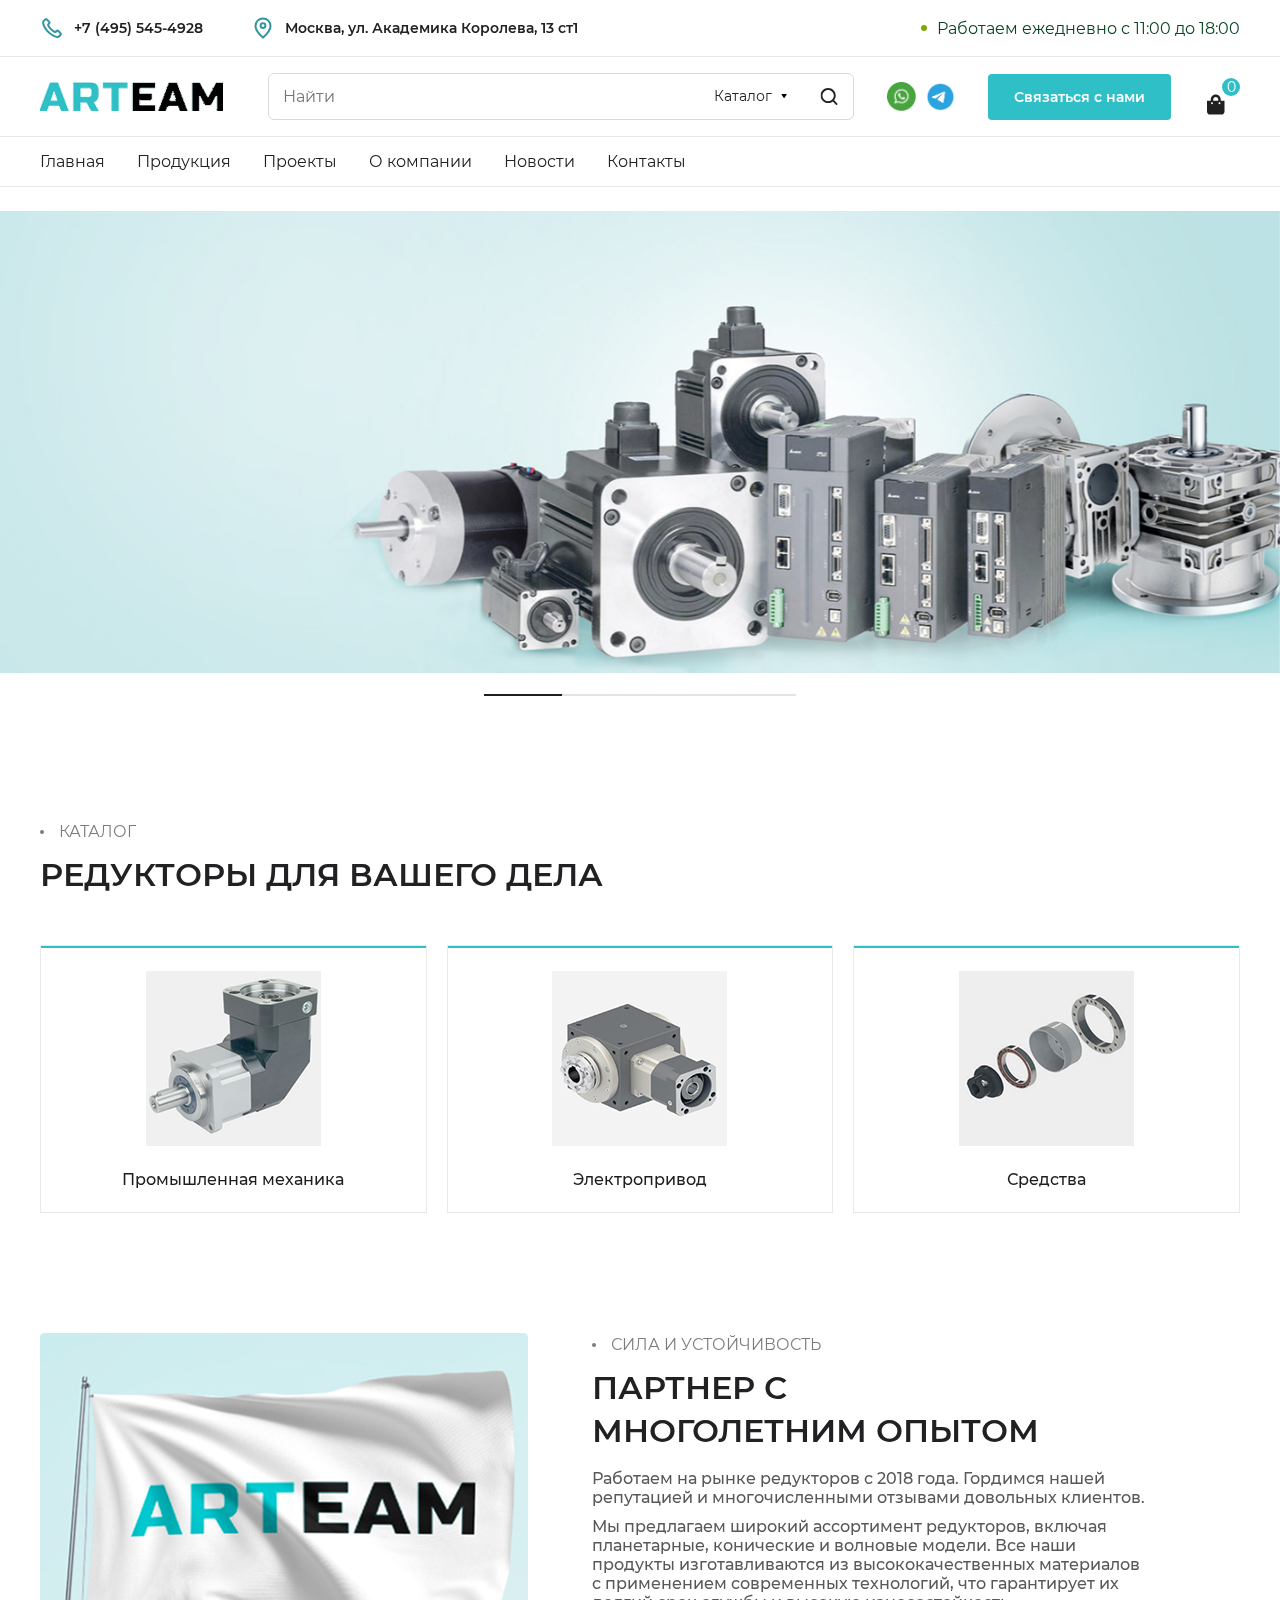
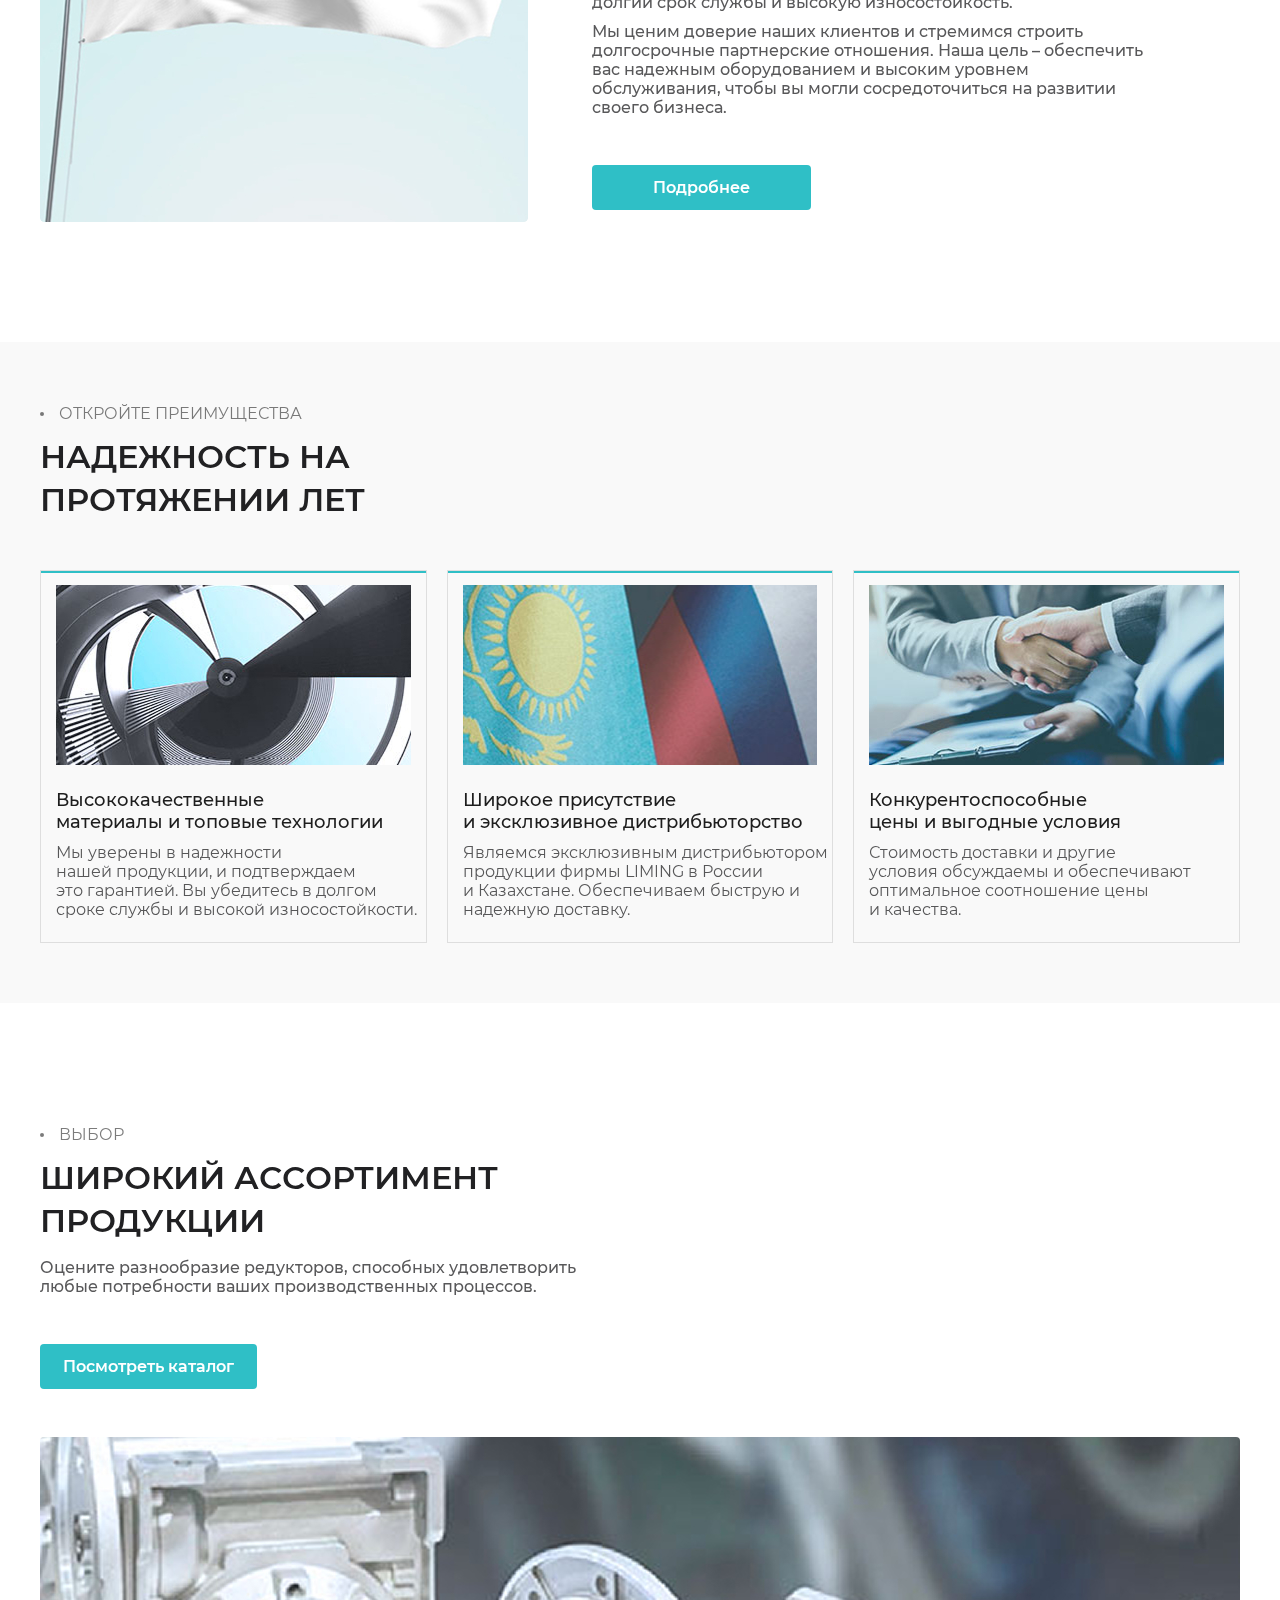
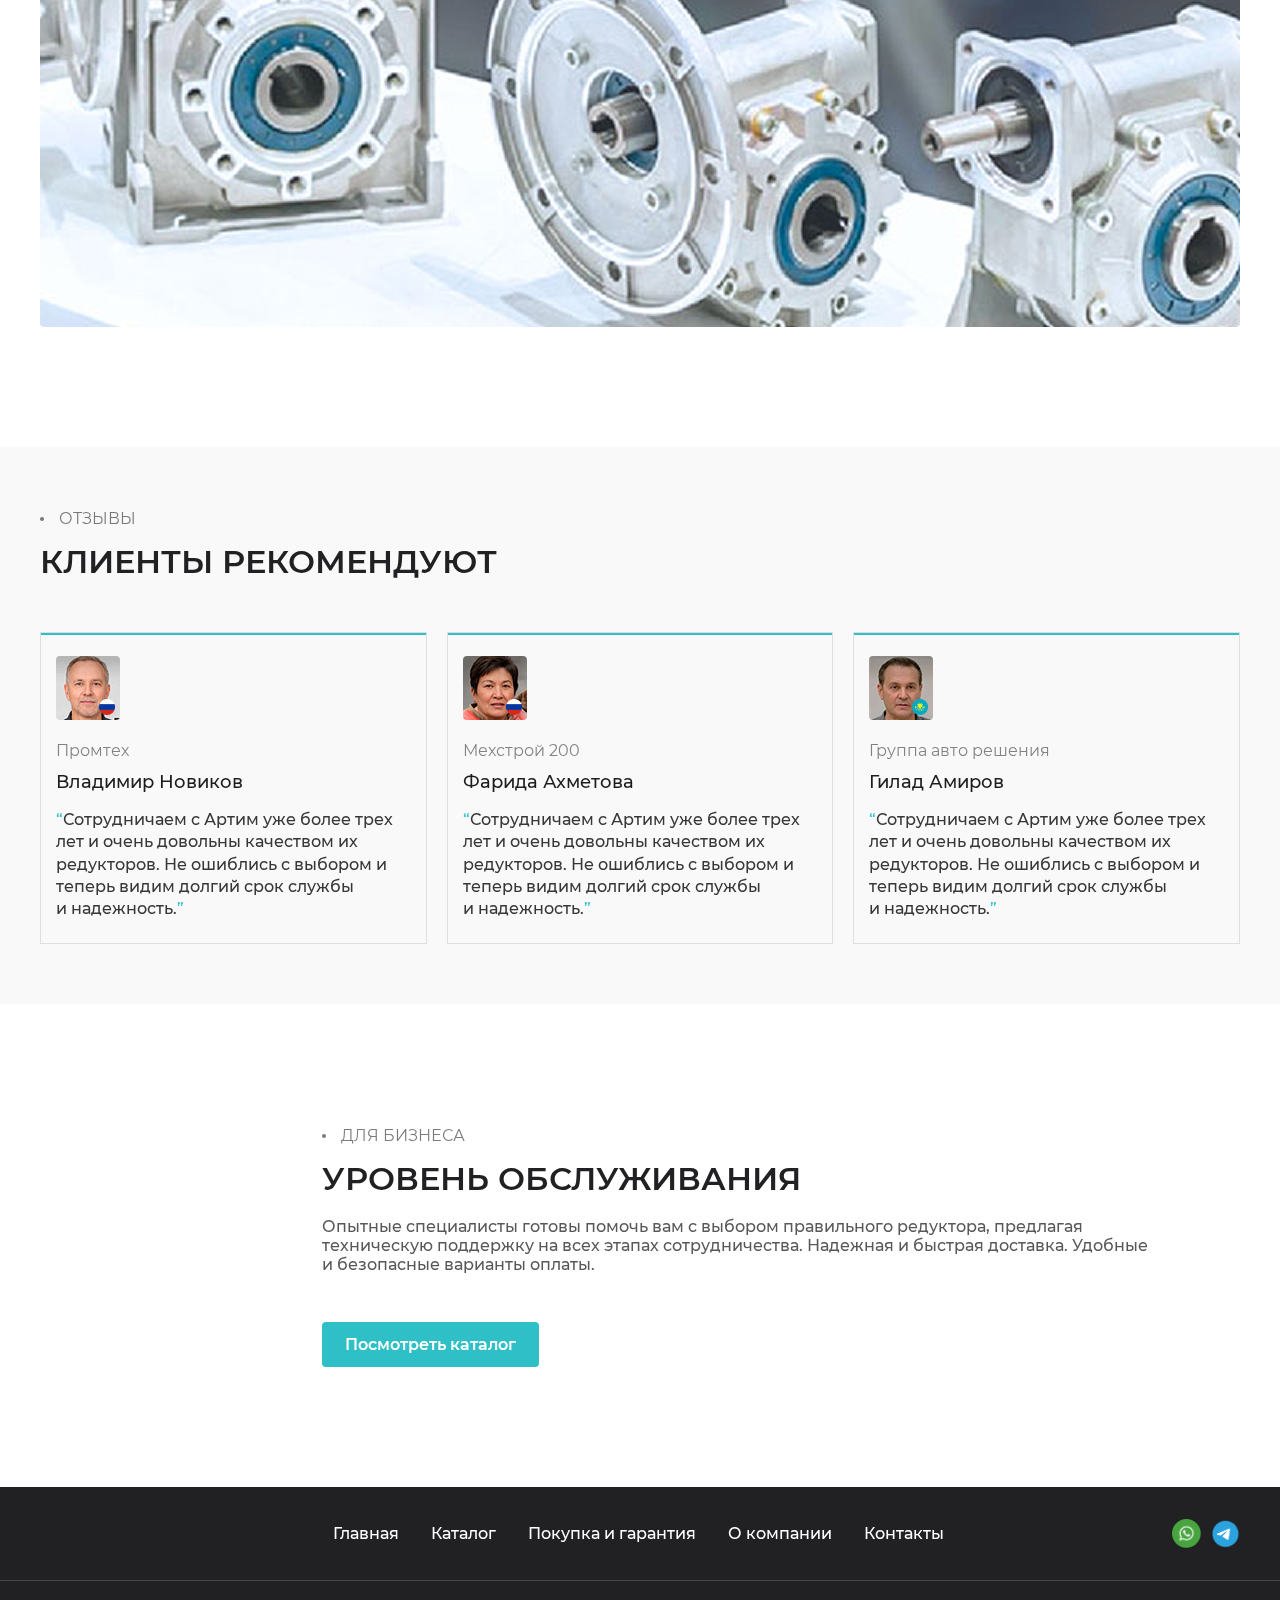
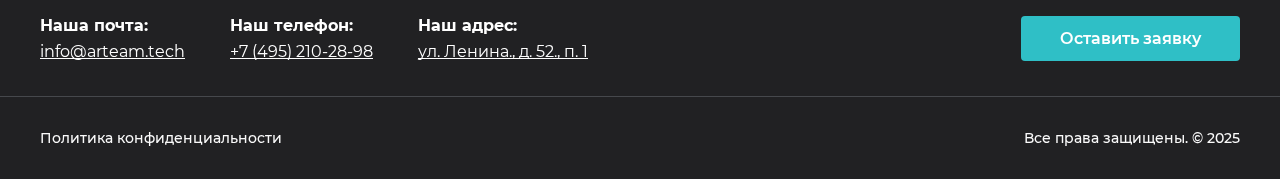
<file: index.html>
<!DOCTYPE html>
<html lang="ru">

<head>
  <meta charset="UTF-8">
  <meta name="viewport" content="width=device-width, initial-scale=1.0">
  <title>Document</title>
  <link rel="stylesheet" href="css/swiper.min.css">
  <link rel="stylesheet" href="css/style.css">
</head>

<body>
  <header class="header">
    <div class="container">
      <div class="header__top">
        <div class="header__contacts">
          <a class="header__contact" href="tel:+74955454928">
            <img src="img/icons/phone.svg" width="24" height="24" alt="Телефон">
            +7 (495) 545-4928
          </a>
          <div class="header__contact address">
            <img src="img/icons/location.svg" width="24" height="24" alt="Адрес">
            Москва, ул. Академика Королева, 13 ст1
          </div>
        </div>
        <div class="header__time">Работаем ежедневно с 11:00 до 18:00</div>
      </div>
    </div>
    <div class="header__main">
      <div class="container">
        <div class="header__block">
          <button class="header__butter">
            <img src="img/icons/burger.svg" width="32" height="32" alt="Открыть меню">
          </button>
          <a class="header__logo" href="/">
            <img src="img/logo.png" width="183" height="29" alt="ARTEAM">
          </a>
          <form class="header__form" action="/">
            <input class="header__input" type="text" placeholder="Найти">
            <div class="header__controls">
              <select id="pet-select">
                <button>
                  <selectedcontent></selectedcontent>
                </button>

                <option value="">Каталог</option>
                <option value="Винты">
                  <span class="option-label">Винты</span>
                </option>
                <option value="dog">
                  <span class="option-label">Детали</span>
                </option>
                <option value="hamster">
                  <span class="option-label">Мотор</span>
                </option>

                <option value="fish">
                  <span class="option-label">Средства</span>
                </option>
                <option value="snake">
                  <span class="option-label">Ещё</span>
                </option>
              </select>
              <button class="header__search">
                <img src="img/icons/search.svg" width="18" height="18" alt="Поиск">
              </button>
            </div>
          </form>
          <div class="header__socials">
            <a class="header__social" href="#" target="_blank">
              <img src="img/icons/whatsapp.png" width="29" height="29" alt="Whatsapp">
            </a>
            <a class="header__social" href="#" target="_blank">
              <img src="img/icons/telegram.png" width="29" height="29" alt="Telegram">
            </a>
          </div>
          <a class="header__connect" href="#">Связаться с нами</a>
          <a class="header__cart" href="#">
            <img class="header__shop" src="img/icons/shop.svg" width="18" height="21" alt="Корзина">
            <span class="header__count">0</span>
          </a>
        </div>
      </div>
    </div>
    <div class="header__bottom">
      <div class="container">
        <nav class="header__nav">
          <a class="header__link" href="#">Главная</a>
          <a class="header__link" href="#">Продукция</a>
          <a class="header__link" href="#">Проекты</a>
          <a class="header__link" href="#">О компании</a>
          <a class="header__link" href="#">Новости</a>
          <a class="header__link" href="#">Контакты</a>
        </nav>
      </div>
    </div>
  </header>
  <div class="header-mobile">
    <div class="header-mobile__bg"></div>
    <div class="header-mobile__inner">
      <div class="header-mobile__top">
        <a class="header-mobile__logo" href="/">
          <img src="img/logo.png" width="183" height="29" loading="lazy" alt="ARTEAM">
        </a>
        <div class="header-mobile__close">
          <img src="img/icons/close.svg" width="25" height="25" alt="Закрыть меню">
        </div>
      </div>
      <form class="header__form" action="/">
            <input class="header__input" type="text" placeholder="Найти">
            <div class="header__controls">
              <select id="pet-select">
                <button>
                  <selectedcontent></selectedcontent>
                </button>

                <option value="">Каталог</option>
                <option value="Винты">
                  <span class="option-label">Винты</span>
                </option>
                <option value="dog">
                  <span class="option-label">Детали</span>
                </option>
                <option value="hamster">
                  <span class="option-label">Мотор</span>
                </option>

                <option value="fish">
                  <span class="option-label">Средства</span>
                </option>
                <option value="snake">
                  <span class="option-label">Ещё</span>
                </option>
              </select>
              <button class="header__search">
                <img src="img/icons/search.svg" width="18" height="18" alt="Поиск">
              </button>
            </div>
          </form>
      <nav class="header-mobile__nav">
        <a class="header-mobile__link" href="#">Главная</a>
        <a class="header-mobile__link" href="#">Продукция</a>
        <a class="header-mobile__link" href="#">Проекты</a>
        <a class="header-mobile__link" href="#">О компании</a>
        <a class="header-mobile__link" href="#">Новости</a>
        <a class="header-mobile__link" href="#">Контакты</a>
      </nav>
       <a class="header__connect" href="#">Связаться с нами</a>
      <div class="header__contact address">
        <img src="img/icons/location.svg" width="24" height="24" alt="Адрес">
        Москва, ул. Академика Королева, 13 ст1
      </div>
      <div class="header__time">Работаем ежедневно с 11:00 до 18:00</div>
    </div>
  </div>
  <section class="hero">
    <div class="swiper hero__slider">
      <div class="swiper-wrapper">
        <div class="swiper-slide hero__slide">
          <img class="hero__image" src="img/hero-image.jpg" width="1440" height="520" alt="Картинка">
        </div>
        <div class="swiper-slide hero__slide">
          <img class="hero__image" src="img/hero-image.jpg" width="1440" height="520" alt="Картинка">
        </div>
        <div class="swiper-slide hero__slide">
          <img class="hero__image" src="img/hero-image.jpg" width="1440" height="520" alt="Картинка">
        </div>
        <div class="swiper-slide hero__slide">
          <img class="hero__image" src="img/hero-image.jpg" width="1440" height="520" alt="Картинка">
        </div>
      </div>
      <div class="swiper-pagination hero__pagination"></div>
    </div>
  </section>
  <section class="gear">
    <div class="container">
      <h3 class="main-suptitle">Каталог</h3>
      <h1 class="main-title">Редукторы для вашего дела</h1>
      <div class="gear__block">
        <a class="gear__link" href="#">
          <img class="gear__image" src="img/gear-1.jpg" width="175" height="175" loading="lazy" alt="Картинка">
          Промышленная механика
        </a>
        <a class="gear__link" href="#">
          <img class="gear__image" src="img/gear-2.jpg" width="175" height="175" loading="lazy" alt="Картинка">
          Электропривод
        </a>
        <a class="gear__link" href="#">
          <img class="gear__image" src="img/gear-3.jpg" width="175" height="175" loading="lazy" alt="Картинка">
          Средства
        </a>
      </div>
    </div>
  </section>
  <section class="company">
    <div class="container">
      <div class="company__block">
        <img class="company__image" src="img/company-image.jpg" width="488" height="489" loading="lazy" alt="Картинка">
        <div class="company__wrapper">
          <h3 class="main-suptitle">Сила и устойчивость</h3>
          <h2 class="main-title">Партнер с <br> многолетним опытом</h2>
          <div class="company__info">
            <p class="company__text">Работаем на рынке редукторов с 2018 года. Гордимся нашей репутацией и
              многочисленными отзывами довольных клиентов.</p>
            <p class="company__text">Мы предлагаем широкий ассортимент редукторов, включая планетарные, конические и
              волновые модели. Все наши продукты изготавливаются из высококачественных материалов с применением
              современных технологий, что гарантирует их долгий срок службы и высокую износостойкость.</p>
            <p class="company__text">Мы ценим доверие наших клиентов и стремимся строить долгосрочные партнерские
              отношения. Наша цель – обеспечить вас надежным оборудованием и высоким уровнем обслуживания, чтобы вы
              могли сосредоточиться на развитии своего бизнеса.</p>
          </div>
          <a class="company__link" href="#">Подробнее</a>
        </div>
      </div>
    </div>
  </section>
  <section class="features">
    <div class="container">
      <h3 class="main-suptitle">Откройте преимущества</h3>
      <h2 class="main-title">Надежность на<br> протяжении лет</h2>
      <div class="features__block">
        <div class="features__item">
          <img class="features__image" src="img/features-1.jpg" width="355" height="180" loading="lazy" alt="Картинка">
          <h3 class="features__caption">Высококачественные<br> материалы и топовые технологии</h3>
          <p class="features__text">Мы уверены в надежности<br> нашей продукции, и подтверждаем<br> это гарантией. Вы
            убедитесь в долгом сроке службы и высокой износостойкости.</p>
        </div>
        <div class="features__item">
          <img class="features__image" src="img/features-2.jpg" width="355" height="180" loading="lazy" alt="Картинка">
          <h3 class="features__caption">Широкое присутствие<br> и эксклюзивное дистрибьюторство</h3>
          <p class="features__text">Являемся эксклюзивным дистрибьютором продукции фирмы LIMING в России<br> и
            Казахстане. Обеспечиваем быструю и надежную доставку.</p>
        </div>
        <div class="features__item">
          <img class="features__image" src="img/features-3.jpg" width="355" height="180" loading="lazy" alt="Картинка">
          <h3 class="features__caption">Конкурентоспособные<br> цены и выгодные условия</h3>
          <p class="features__text">Стоимость доставки и другие<br> условия обсуждаемы и обеспечивают оптимальное
            соотношение цены и&nbsp;качества.</p>
        </div>
      </div>
    </div>
  </section>
  <section class="assortment">
    <div class="container">
      <h3 class="main-suptitle">Выбор</h3>
      <h2 class="main-title">Широкий ассортимент<br> продукции</h2>
      <p class="assortment__text">Оцените разнообразие редукторов, способных удовлетворить любые потребности ваших
        производственных процессов.</p>
      <a class="assortment__link" href="#">Посмотреть каталог</a>
      <img class="assortment__image" src="img/assortment-image.jpg" width="1200" height="490" loading="lazy"
        alt="Картинка">
    </div>
  </section>
  <section class="reviews">
    <div class="container">
      <h3 class="main-suptitle">Отзывы</h3>
      <h2 class="main-title">Клиенты рекомендуют</h2>
      <div class="reviews__slider swiper">
        <div class="swiper-wrapper">
          <div class="reviews__item swiper-slide">
            <div class="reviews__avatar">
              <img class="reviews__image" src="img/reviews-1.jpg" width="64" height="64" loading="lazy" alt="Аватар">
              <img class="reviews__flag" src="img/icons/flag-ru.png" width="16" height="16" loading="lazy" alt="Россия">
            </div>
            <p class="reviews__post">Промтех</p>
            <h3 class="reviews__name">Владимир Новиков</h3>
            <p class="reviews__text"><span class="reviews__quote">“</span>Сотрудничаем с Артим уже более трех лет и
              очень довольны качеством их редукторов. Не ошиблись с выбором и теперь видим долгий срок службы
              и&nbsp;надежность.<span class="reviews__quote">”</span></p>
          </div>
          <div class="reviews__item swiper-slide">
            <div class="reviews__avatar">
              <img class="reviews__image" src="img/reviews-2.jpg" width="64" height="64" loading="lazy" alt="Аватар">
              <img class="reviews__flag" src="img/icons/flag-ru.png" width="16" height="16" loading="lazy" alt="Россия">
            </div>
            <p class="reviews__post">Мехстрой 200</p>
            <h3 class="reviews__name">Фарида Ахметова</h3>
            <p class="reviews__text"><span class="reviews__quote">“</span>Сотрудничаем с Артим уже более трех лет и
              очень довольны качеством их редукторов. Не ошиблись с выбором и теперь видим долгий срок службы
              и&nbsp;надежность.<span class="reviews__quote">”</span></p>
          </div>
          <div class="reviews__item swiper-slide">
            <div class="reviews__avatar">
              <img class="reviews__image" src="img/reviews-3.jpg" width="64" height="64" loading="lazy" alt="Аватар">
              <img class="reviews__flag" src="img/icons/flag-kz.png" width="16" height="16" loading="lazy"
                alt="Казахстан">
            </div>
            <p class="reviews__post">Группа авто решения</p>
            <h3 class="reviews__name">Гилад Амиров</h3>
            <p class="reviews__text"><span class="reviews__quote">“</span>Сотрудничаем с Артим уже более трех лет и
              очень довольны качеством их редукторов. Не ошиблись с выбором и теперь видим долгий срок службы
              и&nbsp;надежность.<span class="reviews__quote">”</span></p>
          </div>
        </div>
        <div class="reviews__pagination swiper-pagination"></div>
      </div>
    </div>
  </section>
  <section class="service">
    <div class="container">
      <div class="service__block">
        <img class="service__image" src="img/service-image.jpg" width="488" height="266" loading="lazy" alt="Картинка">
        <div class="service__wrapper">
          <h3 class="main-suptitle">Для бизнеса</h3>
          <h2 class="main-title">Уровень обслуживания</h2>
          <p class="service__text">Опытные специалисты готовы помочь вам с выбором правильного редуктора, предлагая
            техническую поддержку на всех этапах сотрудничества. Надежная и быстрая доставка. Удобные и безопасные
            варианты оплаты.</p>
          <a class="service__link" href="#">Посмотреть каталог</a>
        </div>
      </div>
    </div>
  </section>
  <footer class="footer">
    <div class="footer__t">
      <div class="container">
        <div class="footer__top">
          <a class="footer__logo" href="/">
            <img src="img/logo-second.png" width="178" height="28" loading="lazy" alt="ARTEAM">
          </a>
          <nav class="footer__nav">
            <a class="footer__link" href="#">Главная</a>
            <a class="footer__link" href="#">Каталог</a>
            <a class="footer__link" href="#">Покупка и гарантия</a>
            <a class="footer__link" href="#">О компании</a>
            <a class="footer__link" href="#">Контакты</a>
          </nav>
          <div class="footer__socials">
            <a class="footer__social" href="#" target="_blank">
              <img src="img/icons/whatsapp.png" width="29" height="29" alt="Whatsapp">
            </a>
            <a class="footer__social" href="#" target="_blank">
              <img src="img/icons/telegram.png" width="29" height="29" alt="Telegram">
            </a>
          </div>
        </div>
      </div>
    </div>
    <div class="footer__m">
      <div class="container">
        <div class="footer__middle">
          <div class="footer__info">
            <div class="footer__item">
              <p class="footer__label">Наша почта:</p>
              <a class="footer__value" href="#">info@arteam.tech</a>
            </div>
            <div class="footer__item">
              <p class="footer__label">Наш телефон:</p>
              <a class="footer__value" href="#">+7 (495) 210-28-98</a>
            </div>
            <div class="footer__item">
              <p class="footer__label">Наш адрес:</p>
              <div class="footer__value">ул. Ленина., д. 52., п. 1</div>
            </div>
          </div>
          <a class="footer__message" href="#">Оставить заявку</a>
        </div>
      </div>
    </div>
    <div class="footer__b">
      <div class="container">
        <div class="footer__bottom">
          <a class="footer__privacy" href="#">Политика конфиденциальности</a>
          <p class="footer__copy">Все права защищены. © 2025</p>
        </div>
      </div>
    </div>
  </footer>

  <script src="js/swiper.min.js"></script>
  <script src="js/script.js"></script>
</body>

</html>
</file>
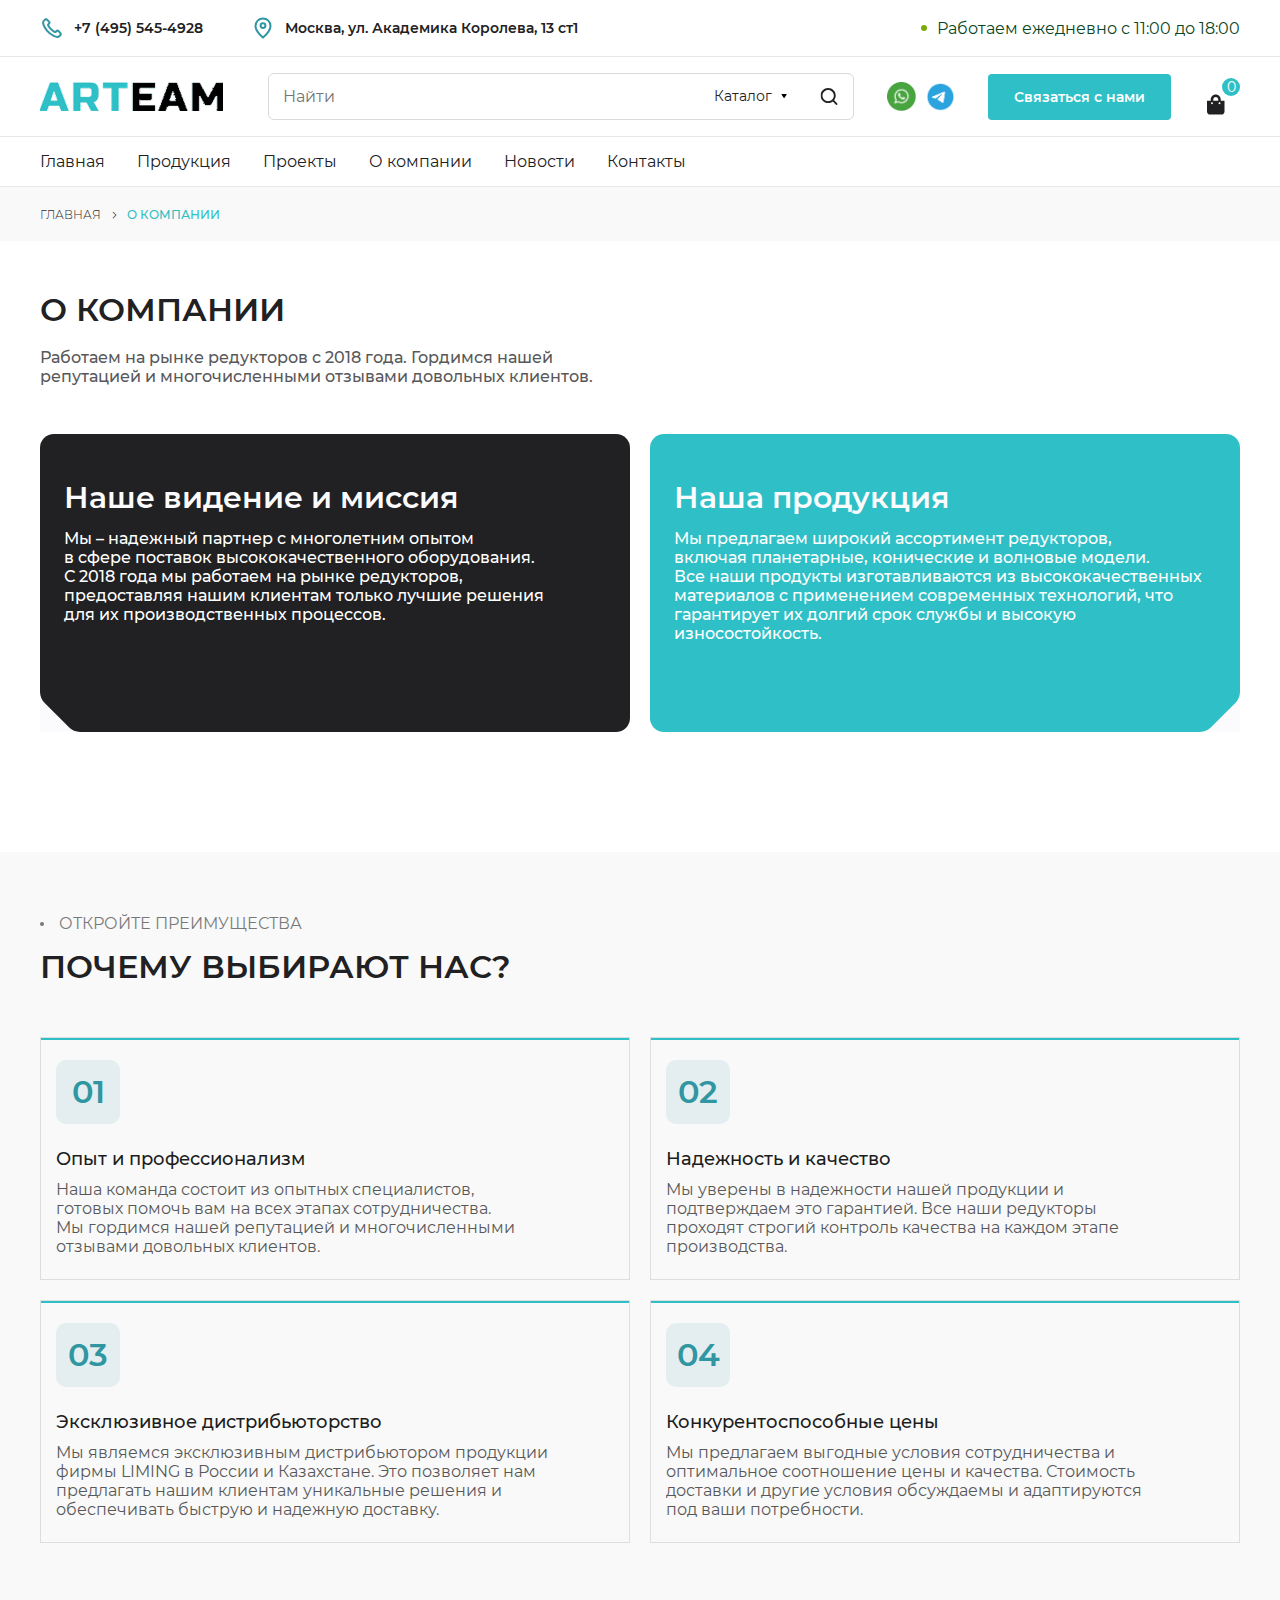
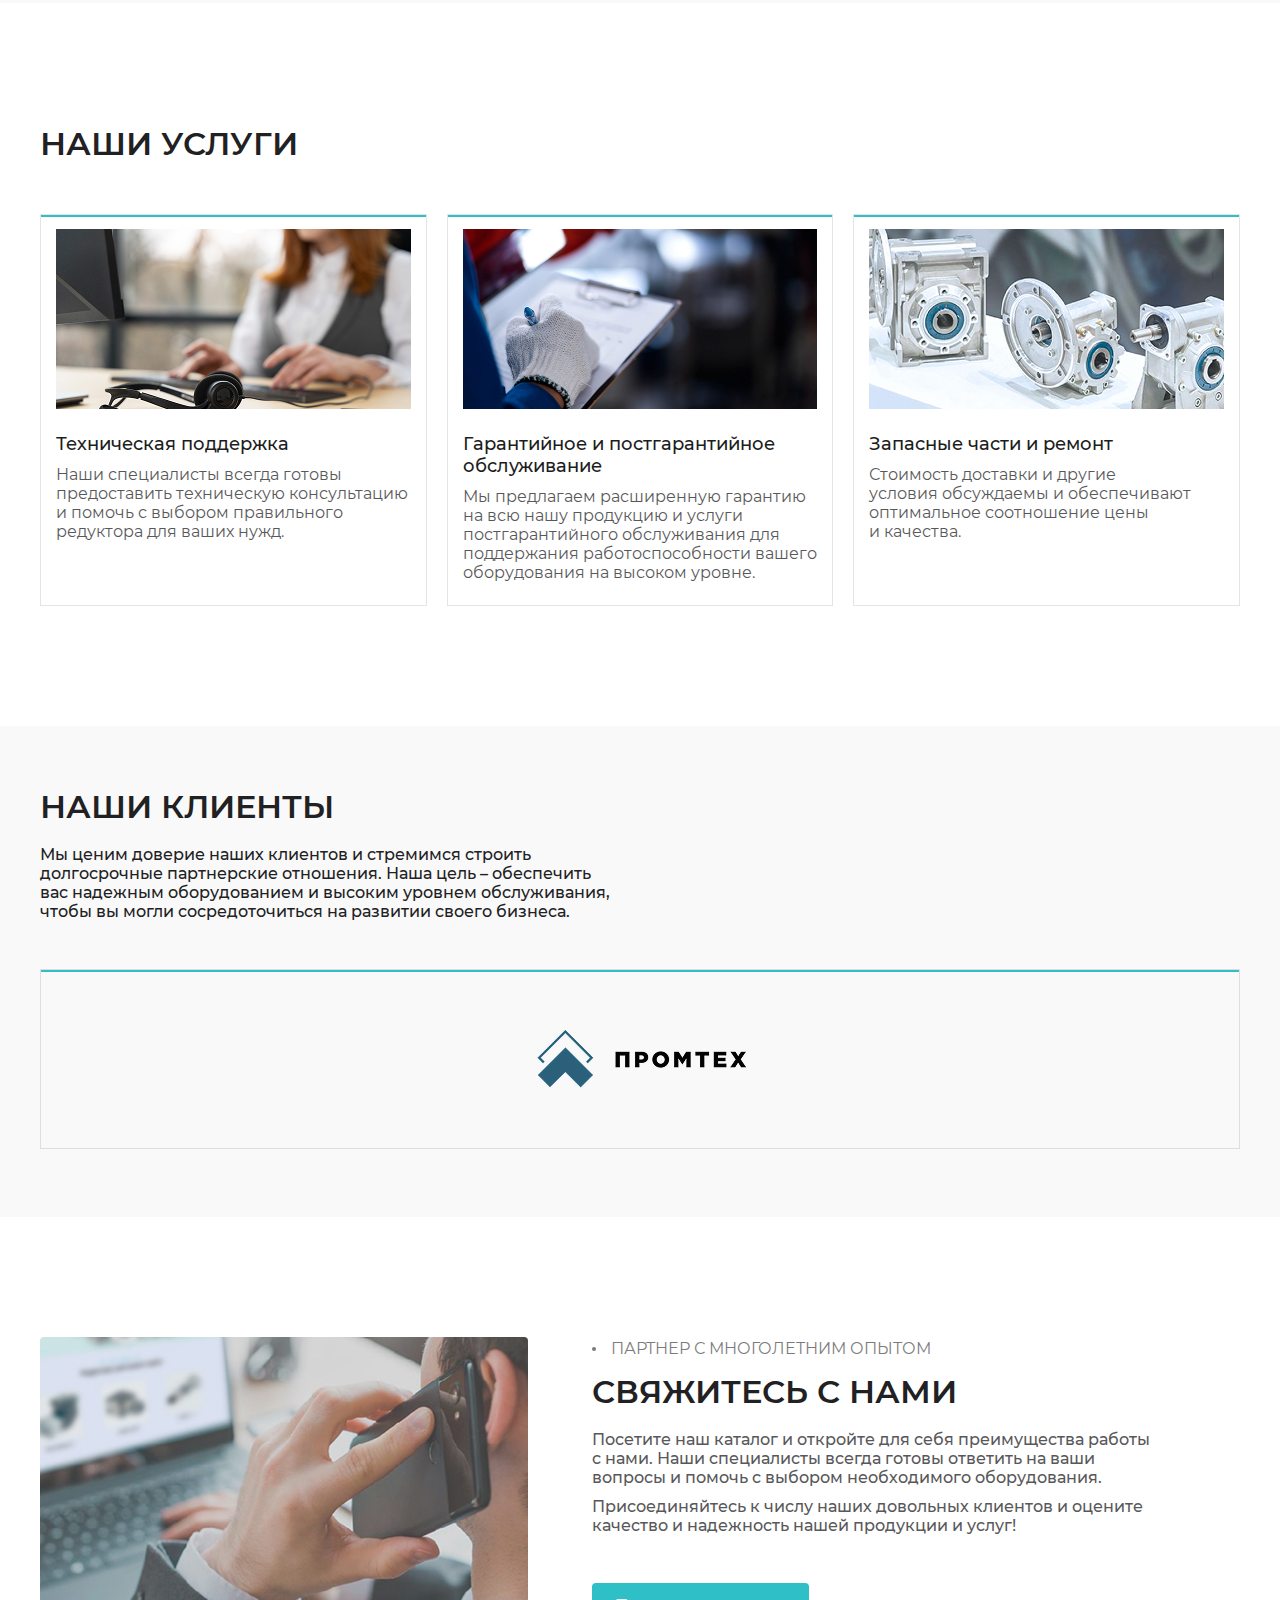
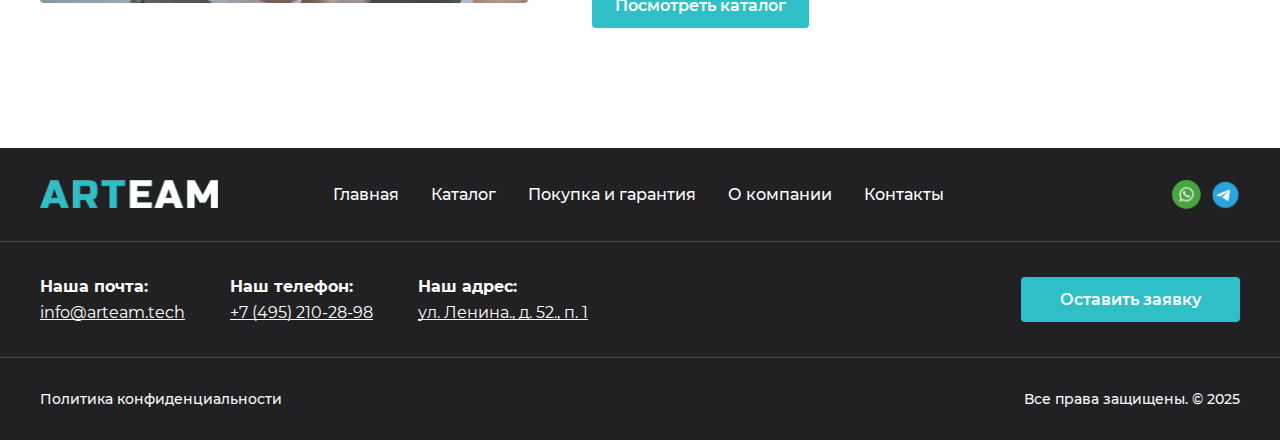
<file: about.html>
<!DOCTYPE html>
<html lang="ru">

<head>
  <meta charset="UTF-8">
  <meta name="viewport" content="width=device-width, initial-scale=1.0">
  <title>Document</title>
  <link rel="stylesheet" href="css/swiper.min.css">
  <link rel="stylesheet" href="css/style.css">
</head>

<body>
  <header class="header">
    <div class="container">
      <div class="header__top">
        <div class="header__contacts">
          <a class="header__contact" href="tel:+74955454928">
            <img src="img/icons/phone.svg" width="24" height="24" alt="Телефон">
            +7 (495) 545-4928
          </a>
          <div class="header__contact">
            <img src="img/icons/location.svg" width="24" height="24" alt="Адрес">
            Москва, ул. Академика Королева, 13 ст1
          </div>
        </div>
        <div class="header__time">Работаем ежедневно с 11:00 до 18:00</div>
      </div>
    </div>
    <div class="header__main">
      <div class="container">
        <div class="header__block">
          <a class="header__logo" href="/">
            <img src="img/logo.png" width="183" height="29" alt="ARTEAM">
          </a>
          <form class="header__form" action="/">
            <input class="header__input" type="text" placeholder="Найти">
            <div class="header__controls">
              <select id="pet-select">
                <button>
                  <selectedcontent></selectedcontent>
                </button>

                <option value="">Каталог</option>
                <option value="Винты">
                  <span class="option-label">Винты</span>
                </option>
                <option value="dog">
                  <span class="option-label">Детали</span>
                </option>
                <option value="hamster">
                  <span class="option-label">Мотор</span>
                </option>

                <option value="fish">
                  <span class="option-label">Средства</span>
                </option>
                <option value="snake">
                  <span class="option-label">Ещё</span>
                </option>
              </select>
              <button class="header__search">
                <img src="img/icons/search.svg" width="18" height="18" alt="Поиск">
              </button>
            </div>
          </form>
          <div class="header__socials">
            <a class="header__social" href="#" target="_blank">
              <img src="img/icons/whatsapp.png" width="29" height="29" alt="Whatsapp">
            </a>
            <a class="header__social" href="#" target="_blank">
              <img src="img/icons/telegram.png" width="29" height="29" alt="Telegram">
            </a>
          </div>
          <a class="header__connect" href="#">Связаться с нами</a>
          <a class="header__cart" href="#">
            <img class="header__shop" src="img/icons/shop.svg" width="18" height="21" alt="Корзина">
            <span class="header__count">0</span>
          </a>
        </div>
      </div>
    </div>
    <div class="header__bottom">
      <div class="container">
        <nav class="header__nav">
          <a class="header__link" href="#">Главная</a>
          <a class="header__link" href="#">Продукция</a>
          <a class="header__link" href="#">Проекты</a>
          <a class="header__link" href="#">О компании</a>
          <a class="header__link" href="#">Новости</a>
          <a class="header__link" href="#">Контакты</a>
        </nav>
      </div>
    </div>
  </header>
  <div class="breadcrumb">
    <div class="container">
      <div class="breadcrumb__list">
        <a class="breadcrumb__link" href="/">Главная</a>
        <div class="breadcrumb__separate">></div>
        <div class="breadcrumb__last">о компании</div>
      </div>
    </div>
  </div>
  <section class="about">
    <div class="container">
      <h1 class="about__title">О компании</h1>
      <p class="about__subtitle">Работаем на рынке редукторов с 2018 года. Гордимся нашей<br> репутацией и
        многочисленными отзывами довольных клиентов.</p>
      <div class="about__block">
        <div class="about__item first">
          <h2 class="about__caption">Наше видение и миссия</h2>
          <p class="about__text">Мы – надежный партнер с многолетним опытом <br>в сфере поставок высококачественного
            оборудования. <br>С 2018 года мы работаем на рынке редукторов, <br>предоставляя нашим клиентам только лучшие
            решения <br>для их производственных процессов.</p>
        </div>
        <div class="about__item second">
          <h2 class="about__caption">Наша продукция</h2>
          <p class="about__text">Мы предлагаем широкий ассортимент редукторов, <br>включая планетарные, конические и
            волновые модели. <br>Все наши продукты изготавливаются из высококачественных <br>материалов с применением
            современных технологий, что <br>гарантирует их долгий срок службы и высокую износостойкость.</p>
        </div>
      </div>
    </div>
  </section>
  <section class="why">
    <div class="container">
      <h3 class="main-suptitle">Откройте преимущества</h3>
      <h2 class="main-title">Почему выбирают нас?</h2>
      <div class="why__block">
        <div class="why__item">
          <div class="why__point">01</div>
          <h3 class="why__caption">Опыт и профессионализм</h3>
          <p class="why__text">Наша команда состоит из опытных специалистов, <br>готовых помочь вам на всех этапах сотрудничества. <br>Мы гордимся нашей репутацией и многочисленными <br>отзывами довольных клиентов.</p>
        </div>
        <div class="why__item">
          <div class="why__point">02</div>
          <h3 class="why__caption">Надежность и качество</h3>
          <p class="why__text">Мы уверены в надежности нашей продукции и <br>подтверждаем это гарантией. Все наши редукторы <br>проходят строгий контроль качества на каждом этапе <br>производства.</p>
        </div>
        <div class="why__item">
          <div class="why__point">03</div>
          <h3 class="why__caption">Эксклюзивное дистрибьюторство</h3>
          <p class="why__text">Мы являемся эксклюзивным дистрибьютором продукции <br>фирмы LIMING в России и Казахстане. Это позволяет нам <br>предлагать нашим клиентам уникальные решения и <br>обеспечивать быструю и надежную доставку.</p>
        </div>
        <div class="why__item">
          <div class="why__point">04</div>
          <h3 class="why__caption">Конкурентоспособные цены</h3>
          <p class="why__text">Мы предлагаем выгодные условия сотрудничества и <br>оптимальное соотношение цены и качества. Стоимость <br>доставки и другие условия обсуждаемы и адаптируются <br>под ваши потребности.</p>
        </div>
      </div>
    </div>
  </section>
  <section class="features second">
    <div class="container">
      <h2 class="main-title">Наши услуги</h2>
      <div class="features__block">
        <div class="features__item">
          <img class="features__image" src="img/serv-1.jpg" width="355" height="180" loading="lazy" alt="Картинка">
          <h3 class="features__caption">Техническая поддержка</h3>
          <p class="features__text">Наши специалисты всегда готовы предоставить техническую консультацию и помочь с выбором правильного редуктора для ваших нужд.</p>
        </div>
        <div class="features__item">
          <img class="features__image" src="img/serv-2.jpg" width="355" height="180" loading="lazy" alt="Картинка">
          <h3 class="features__caption">Гарантийное и постгарантийное обслуживание</h3>
          <p class="features__text">Мы предлагаем расширенную гарантию на всю нашу продукцию и услуги постгарантийного обслуживания для поддержания работоспособности вашего оборудования на высоком уровне.</p>
        </div>
        <div class="features__item">
          <img class="features__image" src="img/serv-3.jpg" width="355" height="180" loading="lazy" alt="Картинка">
          <h3 class="features__caption">Запасные части и ремонт</h3>
          <p class="features__text">Стоимость доставки и другие <br>условия обсуждаемы и обеспечивают оптимальное соотношение цены и&nbsp;качества.</p>
        </div>
      </div>
    </div>
  </section>
  <section class="clients">
    <div class="container">
      <h2 class="clients__title">Наши клиенты</h2>
      <p class="clients__description">Мы ценим доверие наших клиентов и стремимся строить долгосрочные партнерские отношения. Наша цель – обеспечить вас надежным оборудованием и высоким уровнем обслуживания, чтобы вы могли сосредоточиться на развитии своего бизнеса.</p>
      <div class="swiper clients__slider">
        <div class="swiper-wrapper">
          <div class="swiper-slide clients__slide">
            <img class="clients__image" src="img/clients-1.png" width="215" height="60" loading="lazy" alt="Промтех">
          </div>
          <div class="swiper-slide clients__slide">
            <img class="clients__image" src="img/clients-2.png" width="116" height="79" loading="lazy" alt="Мехстрой">
          </div>
          <div class="swiper-slide clients__slide">
            <img class="clients__image" src="img/clients-3.png" width="228" height="60" loading="lazy" alt="Решение">
          </div>
          <div class="swiper-slide clients__slide">
            <img class="clients__image" src="img/clients-4.png" width="143" height="110" loading="lazy" alt="Автомобильное решение">
          </div>
        </div>
        <div class="swiper-pagination clients__pagination"></div>
      </div>
    </div>
  </section>
  <section class="service">
    <div class="container">
      <div class="service__block">
        <img class="service__image" src="img/service-image.jpg" width="488" height="266" loading="lazy" alt="Картинка">
        <div class="service__wrapper">
          <h3 class="main-suptitle">Партнер с многолетним опытом</h3>
          <h2 class="main-title">Свяжитесь с нами</h2>
          <p class="service__text">Посетите наш каталог и откройте для себя преимущества работы с нами. Наши специалисты
            всегда готовы ответить на ваши вопросы и помочь с выбором необходимого оборудования. <span
              class="service__separator"></span>Присоединяйтесь к числу наших довольных клиентов и оцените качество и
            надежность нашей продукции и услуг!</p>
          <a class="service__link" href="#">Посмотреть каталог</a>
        </div>
      </div>
    </div>
  </section>
  
  <footer class="footer">
    <div class="footer__t">
      <div class="container">
        <div class="footer__top">
          <a class="footer__logo" href="/">
            <img src="img/logo-second.png" width="178" height="28" loading="lazy" alt="ARTEAM">
          </a>
          <nav class="footer__nav">
            <a class="footer__link" href="#">Главная</a>
            <a class="footer__link" href="#">Каталог</a>
            <a class="footer__link" href="#">Покупка и гарантия</a>
            <a class="footer__link" href="#">О компании</a>
            <a class="footer__link" href="#">Контакты</a>
          </nav>
          <div class="footer__socials">
            <a class="footer__social" href="#" target="_blank">
              <img src="img/icons/whatsapp.png" width="29" height="29" alt="Whatsapp">
            </a>
            <a class="footer__social" href="#" target="_blank">
              <img src="img/icons/telegram.png" width="29" height="29" alt="Telegram">
            </a>
          </div>
        </div>
      </div>
    </div>
    <div class="footer__m">
      <div class="container">
        <div class="footer__middle">
          <div class="footer__info">
            <div class="footer__item">
              <p class="footer__label">Наша почта:</p>
              <a class="footer__value" href="#">info@arteam.tech</a>
            </div>
            <div class="footer__item">
              <p class="footer__label">Наш телефон:</p>
              <a class="footer__value" href="#">+7 (495) 210-28-98</a>
            </div>
            <div class="footer__item">
              <p class="footer__label">Наш адрес:</p>
              <div class="footer__value">ул. Ленина., д. 52., п. 1</div>
            </div>
          </div>
          <a class="footer__message" href="#">Оставить заявку</a>
        </div>
      </div>
    </div>
    <div class="footer__b">
      <div class="container">
        <div class="footer__bottom">
          <a class="footer__privacy" href="#">Политика конфиденциальности</a>
          <p class="footer__copy">Все права защищены. © 2025</p>
        </div>
      </div>
    </div>
  </footer>

  <script src="js/swiper.min.js"></script>
  <script src="js/script.js"></script>
</body>

</html>
</file>
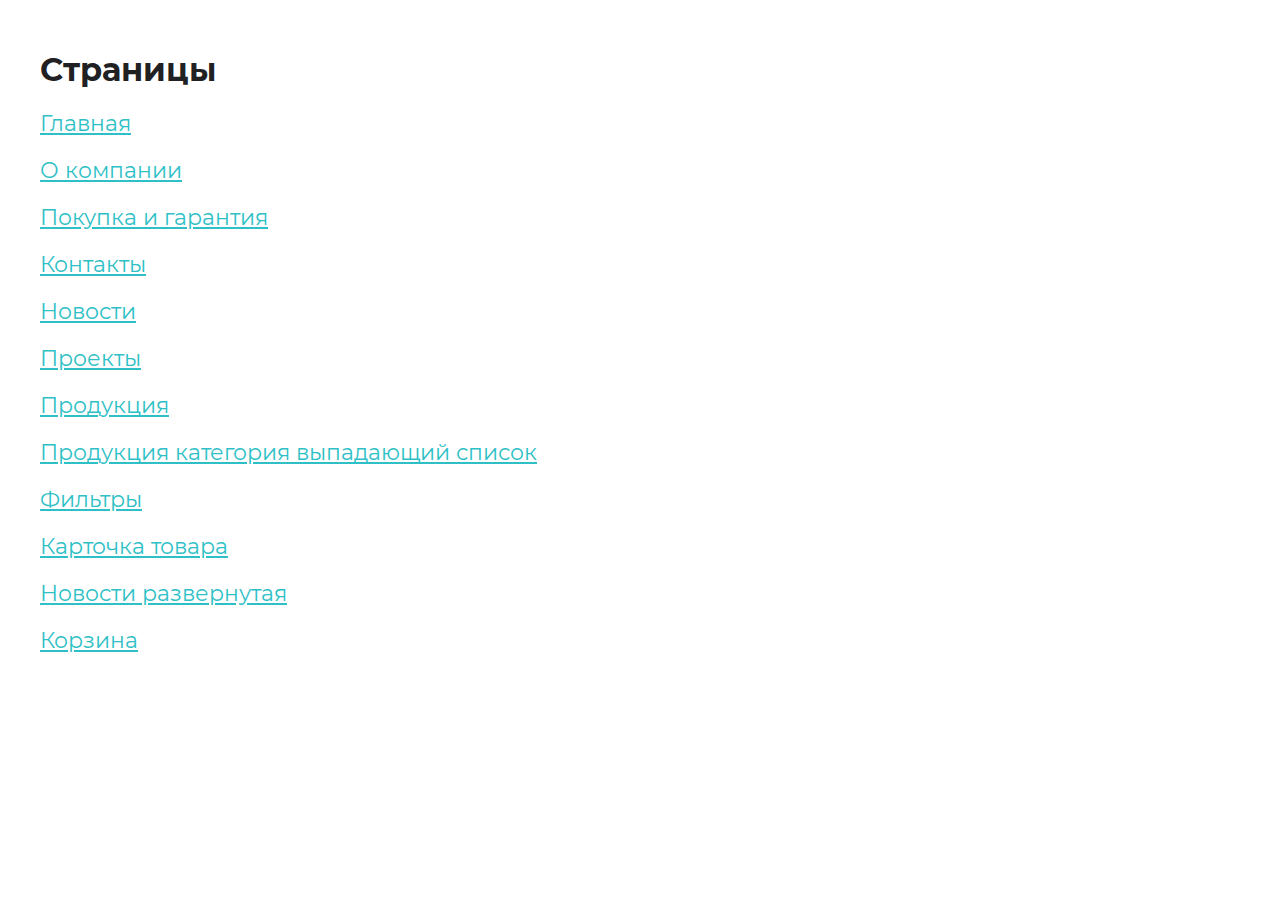
<file: all.html>
<!DOCTYPE html>
<html lang="ru">

<head>
  <meta charset="UTF-8">
  <meta name="viewport" content="width=device-width, initial-scale=1.0">
  <title>Document</title>
  <link rel="stylesheet" href="css/style.css">
  <style>
    h1 {
      padding-top: 50px;
    }

    .all-block__item {
      display: block;
      margin-bottom: 20px;
    }

    a {
      font-weight: 400;
      text-decoration: underline;
font-size: 22px;
color: #2fbfc6;
    }
  </style>
</head>

<body>
  <div class="container">
    <h1>Страницы</h1>
    <div class="all-block">
      <a class="all-block__item" href="./">Главная</a>
      <a class="all-block__item" href="./about.html">О компании</a>
      <a class="all-block__item" href="./payment.html">Покупка и гарантия</a>
      <a class="all-block__item" href="./contacts.html">Контакты</a>
      <a class="all-block__item" href="./news.html">Новости</a>
      <a class="all-block__item" href="./projects.html">Проекты</a>
      <a class="all-block__item" href="./products.html">Продукция</a>
      <a class="all-block__item" href="./catalog.html">Продукция категория выпадающий список</a>
      <a class="all-block__item" href="./catalog-filter.html">Фильтры</a>
      <a class="all-block__item" href="./product.html">Карточка товара</a>
      <a class="all-block__item" href="./article.html">Новости развернутая</a>
      <a class="all-block__item" href="./cart.html">Корзина</a>
    </div>
  </div>
</body>

</html>
</file>
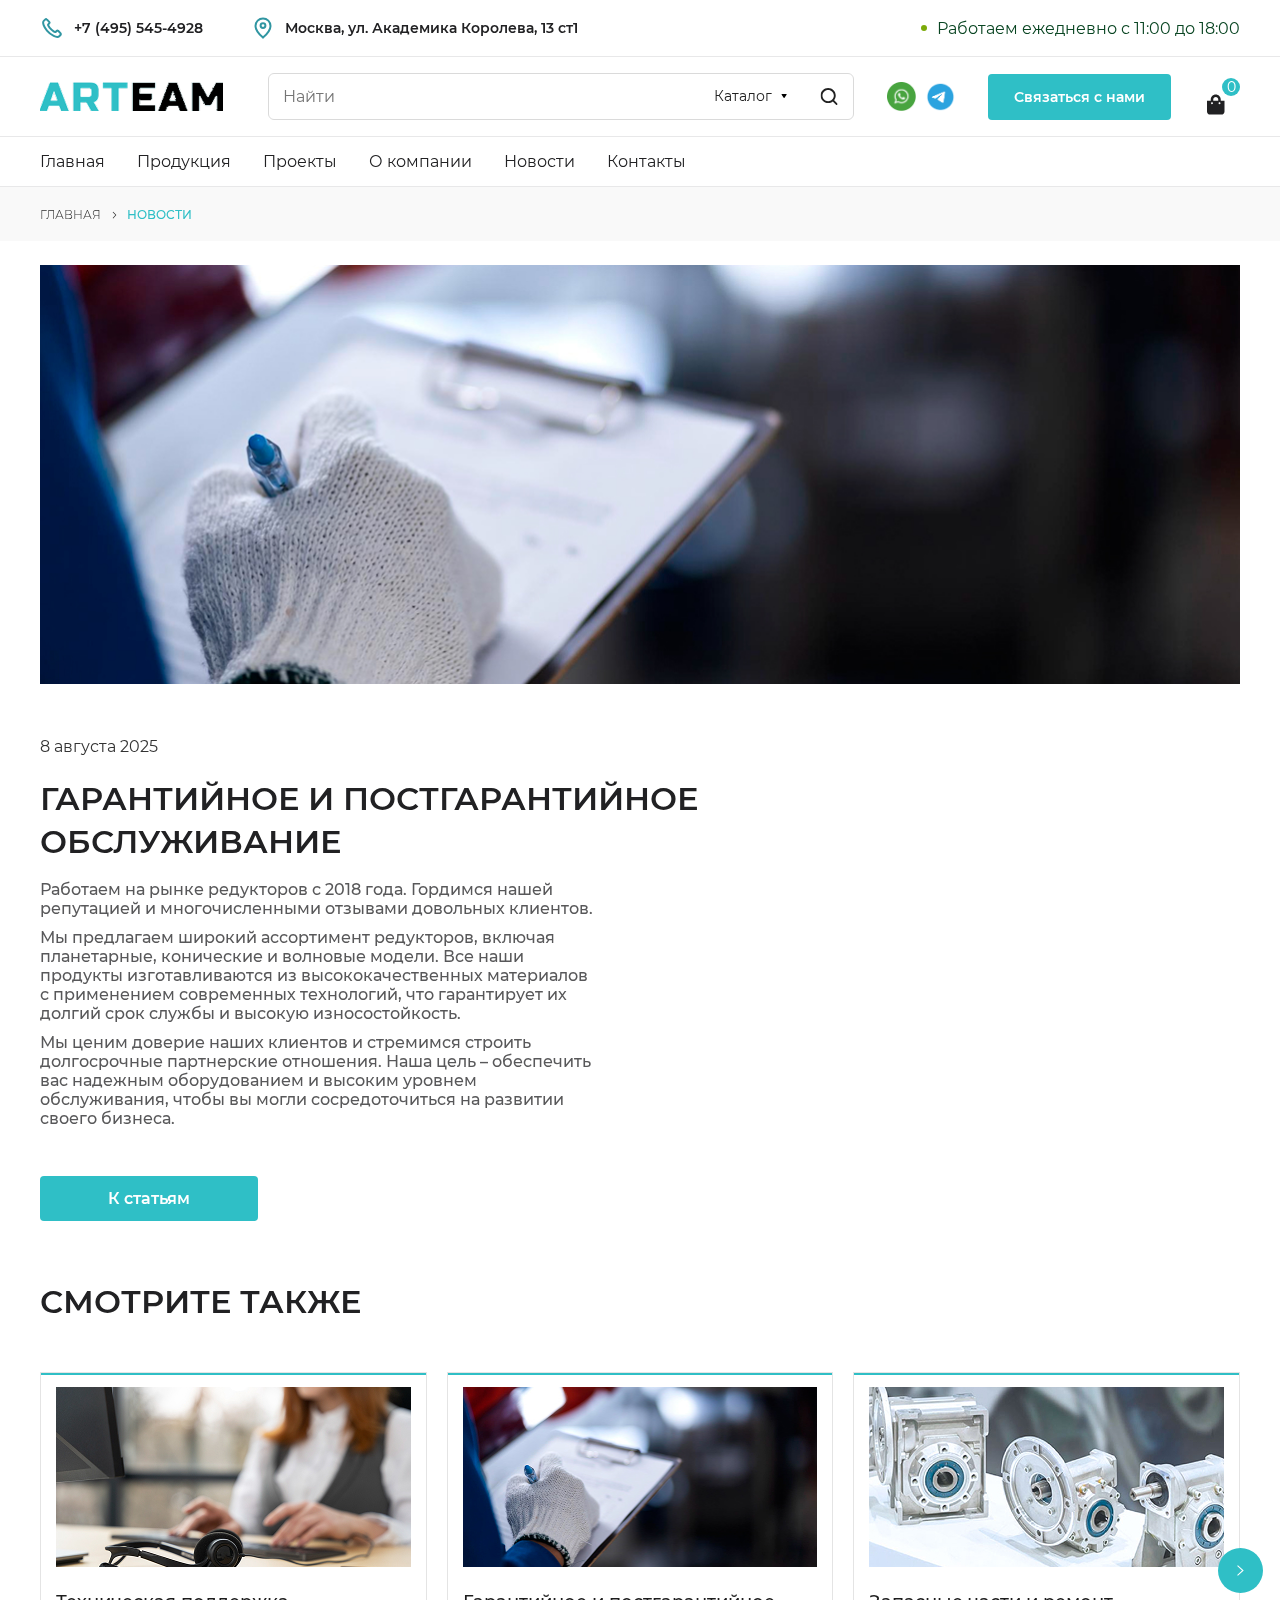
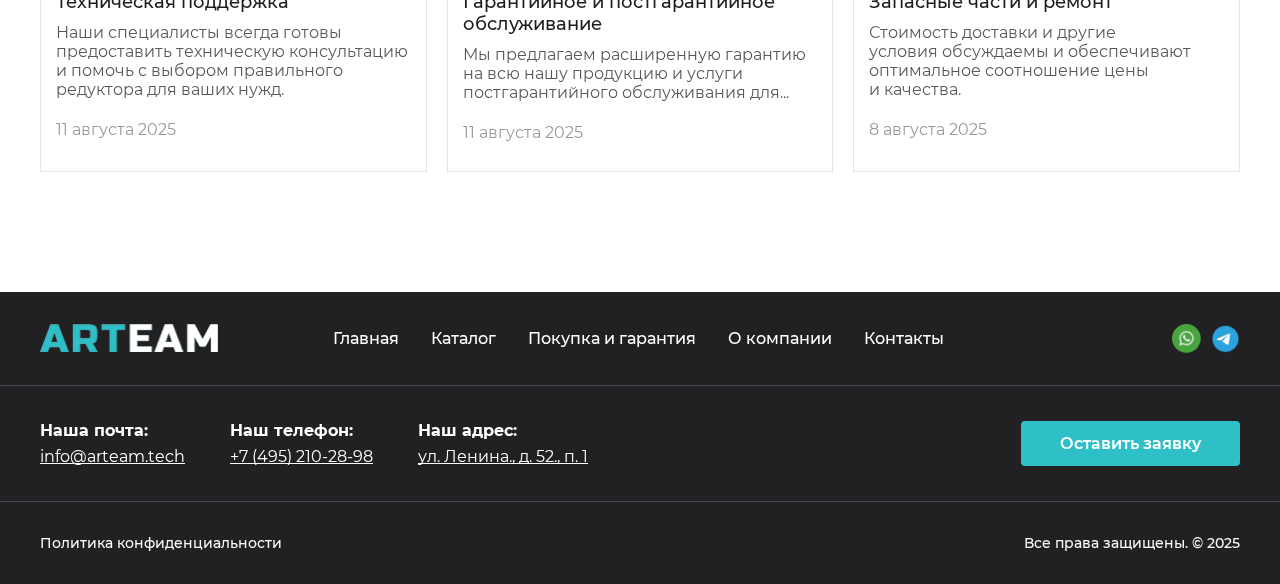
<file: article.html>
<!DOCTYPE html>
<html lang="ru">

<head>
  <meta charset="UTF-8">
  <meta name="viewport" content="width=device-width, initial-scale=1.0">
  <title>Document</title>
  <link rel="stylesheet" href="css/swiper.min.css">
  <link rel="stylesheet" href="css/style.css">
</head>

<body>
  <header class="header">
    <div class="container">
      <div class="header__top">
        <div class="header__contacts">
          <a class="header__contact" href="tel:+74955454928">
            <img src="img/icons/phone.svg" width="24" height="24" alt="Телефон">
            +7 (495) 545-4928
          </a>
          <div class="header__contact address">
            <img src="img/icons/location.svg" width="24" height="24" alt="Адрес">
            Москва, ул. Академика Королева, 13 ст1
          </div>
        </div>
        <div class="header__time">Работаем ежедневно с 11:00 до 18:00</div>
      </div>
    </div>
    <div class="header__main">
      <div class="container">
        <div class="header__block">
          <button class="header__butter">
            <img src="img/icons/burger.svg" width="32" height="32" alt="Открыть меню">
          </button>
          <a class="header__logo" href="/">
            <img src="img/logo.png" width="183" height="29" alt="ARTEAM">
          </a>
          <form class="header__form" action="/">
            <input class="header__input" type="text" placeholder="Найти">
            <div class="header__controls">
              <select id="pet-select">
                <button>
                  <selectedcontent></selectedcontent>
                </button>

                <option value="">Каталог</option>
                <option value="Винты">
                  <span class="option-label">Винты</span>
                </option>
                <option value="dog">
                  <span class="option-label">Детали</span>
                </option>
                <option value="hamster">
                  <span class="option-label">Мотор</span>
                </option>

                <option value="fish">
                  <span class="option-label">Средства</span>
                </option>
                <option value="snake">
                  <span class="option-label">Ещё</span>
                </option>
              </select>
              <button class="header__search">
                <img src="img/icons/search.svg" width="18" height="18" alt="Поиск">
              </button>
            </div>
          </form>
          <div class="header__socials">
            <a class="header__social" href="#" target="_blank">
              <img src="img/icons/whatsapp.png" width="29" height="29" alt="Whatsapp">
            </a>
            <a class="header__social" href="#" target="_blank">
              <img src="img/icons/telegram.png" width="29" height="29" alt="Telegram">
            </a>
          </div>
          <a class="header__connect" href="#">Связаться с нами</a>
          <a class="header__cart" href="#">
            <img class="header__shop" src="img/icons/shop.svg" width="18" height="21" alt="Корзина">
            <span class="header__count">0</span>
          </a>
        </div>
      </div>
    </div>
    <div class="header__bottom">
      <div class="container">
        <nav class="header__nav">
          <a class="header__link" href="#">Главная</a>
          <a class="header__link" href="#">Продукция</a>
          <a class="header__link" href="#">Проекты</a>
          <a class="header__link" href="#">О компании</a>
          <a class="header__link" href="#">Новости</a>
          <a class="header__link" href="#">Контакты</a>
        </nav>
      </div>
    </div>
  </header>
  <div class="header-mobile">
    <div class="header-mobile__bg"></div>
    <div class="header-mobile__inner">
      <div class="header-mobile__top">
        <a class="header-mobile__logo" href="/">
          <img src="img/logo.png" width="183" height="29" loading="lazy" alt="ARTEAM">
        </a>
        <div class="header-mobile__close">
          <img src="img/icons/close.svg" width="25" height="25" alt="Закрыть меню">
        </div>
      </div>
      <form class="header__form" action="/">
            <input class="header__input" type="text" placeholder="Найти">
            <div class="header__controls">
              <select id="pet-select">
                <button>
                  <selectedcontent></selectedcontent>
                </button>

                <option value="">Каталог</option>
                <option value="Винты">
                  <span class="option-label">Винты</span>
                </option>
                <option value="dog">
                  <span class="option-label">Детали</span>
                </option>
                <option value="hamster">
                  <span class="option-label">Мотор</span>
                </option>

                <option value="fish">
                  <span class="option-label">Средства</span>
                </option>
                <option value="snake">
                  <span class="option-label">Ещё</span>
                </option>
              </select>
              <button class="header__search">
                <img src="img/icons/search.svg" width="18" height="18" alt="Поиск">
              </button>
            </div>
          </form>
      <nav class="header-mobile__nav">
        <a class="header-mobile__link" href="#">Главная</a>
        <a class="header-mobile__link" href="#">Продукция</a>
        <a class="header-mobile__link" href="#">Проекты</a>
        <a class="header-mobile__link" href="#">О компании</a>
        <a class="header-mobile__link" href="#">Новости</a>
        <a class="header-mobile__link" href="#">Контакты</a>
      </nav>
       <a class="header__connect" href="#">Связаться с нами</a>
      <div class="header__contact address">
        <img src="img/icons/location.svg" width="24" height="24" alt="Адрес">
        Москва, ул. Академика Королева, 13 ст1
      </div>
      <div class="header__time">Работаем ежедневно с 11:00 до 18:00</div>
    </div>
  </div>
  <div class="breadcrumb">
    <div class="container">
      <div class="breadcrumb__list">
        <a class="breadcrumb__link" href="/">Главная</a>
        <div class="breadcrumb__separate">></div>
        <div class="breadcrumb__last">Новости</div>
      </div>
    </div>
  </div>

  <section class="article">
    <div class="container">
      <img class="article__image" src="img/article-image.jpg" width="1202" height="420" loading="lazy" alt="Картинка">
      <p class="article__date">8 августа 2025</p>
      <h1 class="article__title">Гарантийное и постгарантийное обслуживание</h1>
      <div class="article__content">
        <p>Работаем на рынке редукторов с 2018 года. Гордимся нашей репутацией и многочисленными отзывами довольных
          клиентов.</p>
        <p>Мы предлагаем широкий ассортимент редукторов, включая планетарные, конические и волновые модели. Все наши
          продукты изготавливаются из высококачественных материалов с применением современных технологий, что
          гарантирует их долгий срок службы и высокую износостойкость.</p>
        <p>Мы ценим доверие наших клиентов и стремимся строить долгосрочные партнерские отношения. Наша цель –
          обеспечить вас надежным оборудованием и высоким уровнем обслуживания, чтобы вы могли сосредоточиться на
          развитии своего бизнеса.</p>
      </div>
      <a class="article__link" href="#">К статьям</a>
    </div>
  </section>
  <section class="also">
    <div class="container">
      <h1 class="also__title">Смотрите также</h1>
      <div class="also__position">
        <div class="also__slider swiper">
          <div class="swiper-wrapper">
            <a class="features__item swiper-slide" href="#">
              <img class="features__image" src="img/serv-1.jpg" width="355" height="180" loading="lazy" alt="Картинка">
              <span class="features__caption">Техническая поддержка</span>
              <span class="features__text">Наши специалисты всегда готовы предоставить техническую консультацию
                и&nbsp;помочь с выбором правильного редуктора для ваших нужд.</span>
              <span class="features__date">11 августа 2025</span>
            </a>
            <a class="features__item swiper-slide" href="#">
              <img class="features__image" src="img/serv-2.jpg" width="355" height="180" loading="lazy" alt="Картинка">
              <span class="features__caption">Гарантийное и постгарантийное обслуживание</span>
              <span class="features__text">Мы предлагаем расширенную гарантию <br>на всю нашу продукцию и услуги <br>постгарантийного обслуживания для...</span>
              <span class="features__date">11 августа 2025</span>
            </a>
            <a class="features__item swiper-slide" href="#">
              <img class="features__image" src="img/serv-3.jpg" width="355" height="180" loading="lazy" alt="Картинка">
              <span class="features__caption">Запасные части и ремонт</span>
              <span class="features__text">Стоимость доставки и другие <br>условия обсуждаемы и обеспечивают оптимальное
                соотношение цены и&nbsp;качества.</span>
              <span class="features__date">8 августа 2025</span>
            </a>
            <a class="features__item swiper-slide" href="#">
              <img class="features__image" src="img/serv-3.jpg" width="355" height="180" loading="lazy" alt="Картинка">
              <span class="features__caption">Запасные части и ремонт</span>
              <span class="features__text">Стоимость доставки и другие <br>условия обсуждаемы и обеспечивают оптимальное
                соотношение цены и&nbsp;качества.</span>
              <span class="features__date">8 августа 2025</span>
            </a>
            <a class="features__item swiper-slide" href="#">
              <img class="features__image" src="img/serv-3.jpg" width="355" height="180" loading="lazy" alt="Картинка">
              <span class="features__caption">Запасные части и ремонт</span>
              <span class="features__text">Стоимость доставки и другие <br>условия обсуждаемы и обеспечивают оптимальное
                соотношение цены и&nbsp;качества.</span>
              <span class="features__date">8 августа 2025</span>
            </a>
          </div>
          <div class="swiper-pagination also__pagination"></div>
        </div>
        <button class="also__arrow prev">
          <svg width="45" height="45" viewBox="0 0 45 45" fill="none" xmlns="http://www.w3.org/2000/svg">
            <rect width="45" height="45" rx="22.5" fill="#2fbfc6" />
            <g clip-path="url(#clip0_20_711)">
              <path d="M25.4609 27.3462L20.0763 22.5L25.4609 17.6539" stroke="#FFFFFF" stroke-opacity="1"
                stroke-width="1.07692" />
            </g>
            <defs>
              <clipPath id="clip0_20_711">
                <rect width="7" height="11" fill="white" transform="matrix(-1 0 0 -1 26 28)" />
              </clipPath>
            </defs>
          </svg>
        </button>
        <button class="also__arrow next">
          <svg width="45" height="45" viewBox="0 0 45 45" fill="none" xmlns="http://www.w3.org/2000/svg">
            <rect x="45" y="45" width="45" height="45" rx="22.5" transform="rotate(-180 45 45)" fill="#2fbfc6" />
            <g clip-path="url(#clip0_20_711)">
              <path d="M19.5391 17.6538L24.9237 22.5L19.5391 27.3461" stroke="#FFFFFF" stroke-opacity="1"
                stroke-width="1.07692" />
            </g>
            <defs>
              <clipPath id="clip0_20_711">
                <rect width="7" height="11" fill="white" transform="translate(19 17)" />
              </clipPath>
            </defs>
          </svg>
        </button>
      </div>
    </div>
  </section>
  <footer class="footer">
    <div class="footer__t">
      <div class="container">
        <div class="footer__top">
          <a class="footer__logo" href="/">
            <img src="img/logo-second.png" width="178" height="28" loading="lazy" alt="ARTEAM">
          </a>
          <nav class="footer__nav">
            <a class="footer__link" href="#">Главная</a>
            <a class="footer__link" href="#">Каталог</a>
            <a class="footer__link" href="#">Покупка и гарантия</a>
            <a class="footer__link" href="#">О компании</a>
            <a class="footer__link" href="#">Контакты</a>
          </nav>
          <div class="footer__socials">
            <a class="footer__social" href="#" target="_blank">
              <img src="img/icons/whatsapp.png" width="29" height="29" alt="Whatsapp">
            </a>
            <a class="footer__social" href="#" target="_blank">
              <img src="img/icons/telegram.png" width="29" height="29" alt="Telegram">
            </a>
          </div>
        </div>
      </div>
    </div>
    <div class="footer__m">
      <div class="container">
        <div class="footer__middle">
          <div class="footer__info">
            <div class="footer__item">
              <p class="footer__label">Наша почта:</p>
              <a class="footer__value" href="#">info@arteam.tech</a>
            </div>
            <div class="footer__item">
              <p class="footer__label">Наш телефон:</p>
              <a class="footer__value" href="#">+7 (495) 210-28-98</a>
            </div>
            <div class="footer__item">
              <p class="footer__label">Наш адрес:</p>
              <div class="footer__value">ул. Ленина., д. 52., п. 1</div>
            </div>
          </div>
          <a class="footer__message" href="#">Оставить заявку</a>
        </div>
      </div>
    </div>
    <div class="footer__b">
      <div class="container">
        <div class="footer__bottom">
          <a class="footer__privacy" href="#">Политика конфиденциальности</a>
          <p class="footer__copy">Все права защищены. © 2025</p>
        </div>
      </div>
    </div>
  </footer>

  <script src="js/swiper.min.js"></script>
  <script src="js/script.js"></script>
</body>

</html>
</file>
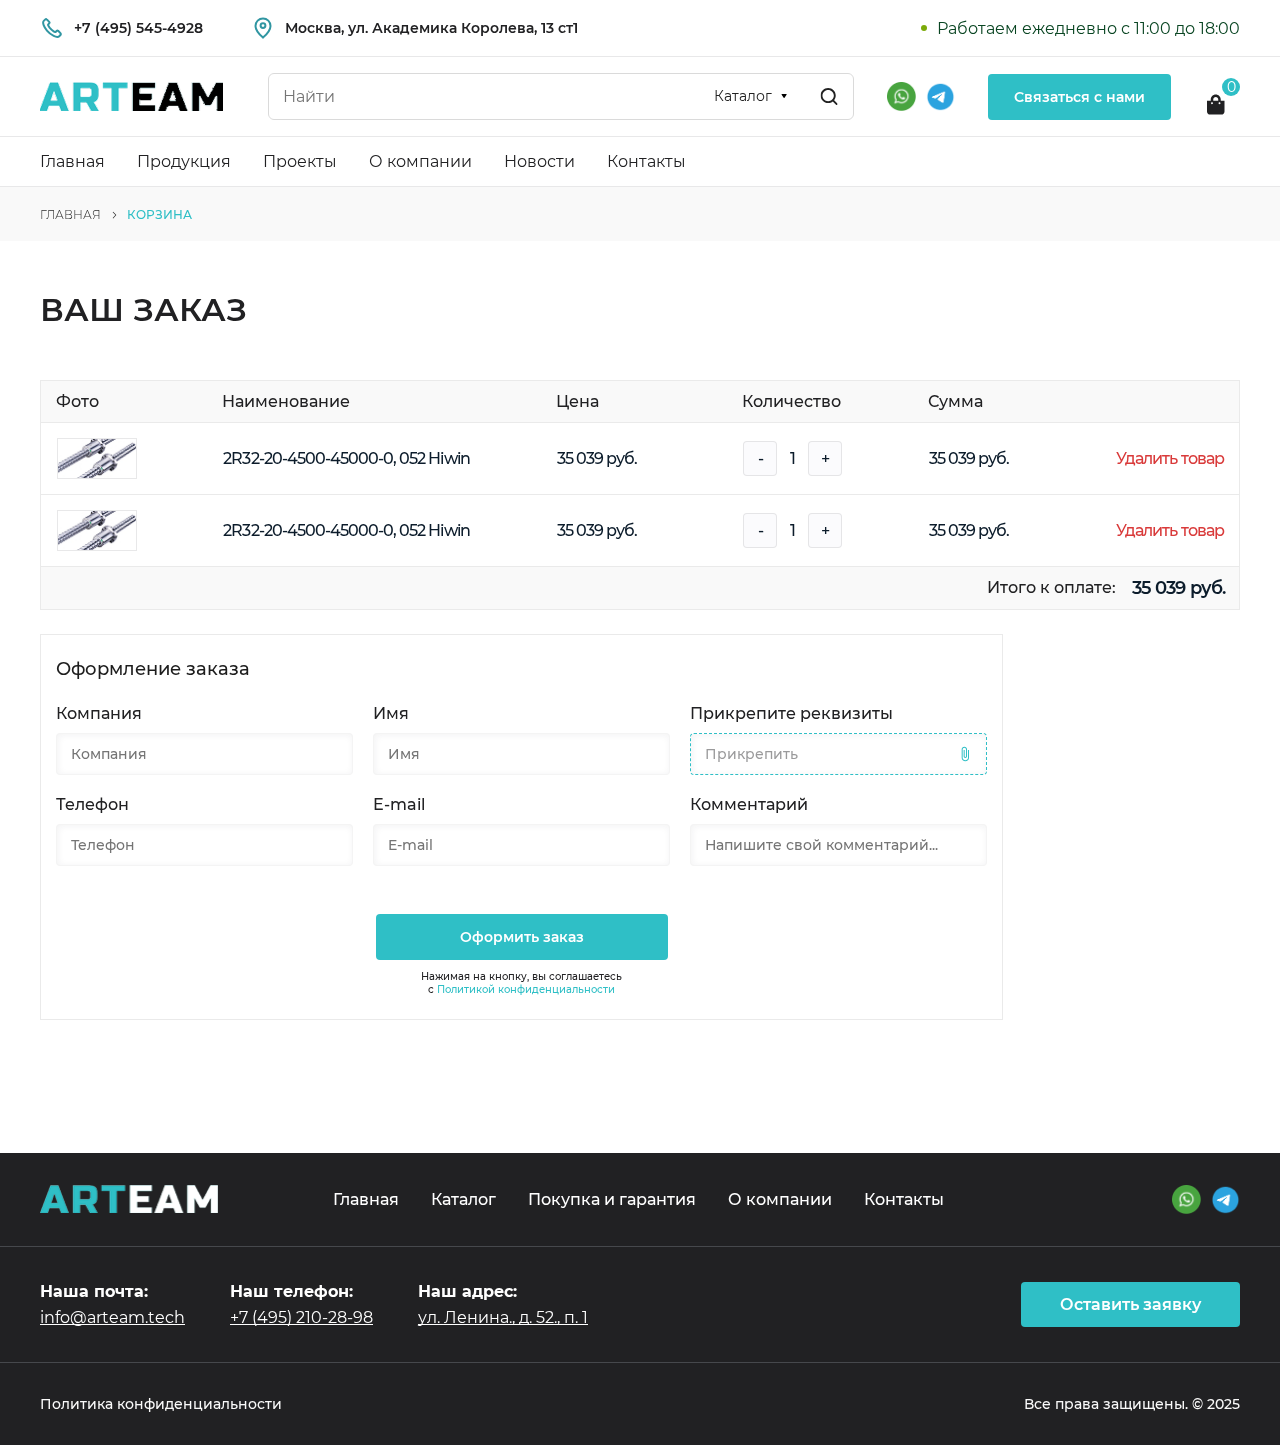
<file: cart.html>
<!DOCTYPE html>
<html lang="ru">

<head>
  <meta charset="UTF-8">
  <meta name="viewport" content="width=device-width, initial-scale=1.0">
  <title>Document</title>
  <link rel="stylesheet" href="css/swiper.min.css">
  <link rel="stylesheet" href="css/style.css">
</head>

<body>
  <header class="header">
    <div class="container">
      <div class="header__top">
        <div class="header__contacts">
          <a class="header__contact" href="tel:+74955454928">
            <img src="img/icons/phone.svg" width="24" height="24" alt="Телефон">
            +7 (495) 545-4928
          </a>
          <div class="header__contact address">
            <img src="img/icons/location.svg" width="24" height="24" alt="Адрес">
            Москва, ул. Академика Королева, 13 ст1
          </div>
        </div>
        <div class="header__time">Работаем ежедневно с 11:00 до 18:00</div>
      </div>
    </div>
    <div class="header__main">
      <div class="container">
        <div class="header__block">
          <button class="header__butter">
            <img src="img/icons/burger.svg" width="32" height="32" alt="Открыть меню">
          </button>
          <a class="header__logo" href="/">
            <img src="img/logo.png" width="183" height="29" alt="ARTEAM">
          </a>
          <form class="header__form" action="/">
            <input class="header__input" type="text" placeholder="Найти">
            <div class="header__controls">
              <select id="pet-select">
                <button>
                  <selectedcontent></selectedcontent>
                </button>

                <option value="">Каталог</option>
                <option value="Винты">
                  <span class="option-label">Винты</span>
                </option>
                <option value="dog">
                  <span class="option-label">Детали</span>
                </option>
                <option value="hamster">
                  <span class="option-label">Мотор</span>
                </option>

                <option value="fish">
                  <span class="option-label">Средства</span>
                </option>
                <option value="snake">
                  <span class="option-label">Ещё</span>
                </option>
              </select>
              <button class="header__search">
                <img src="img/icons/search.svg" width="18" height="18" alt="Поиск">
              </button>
            </div>
          </form>
          <div class="header__socials">
            <a class="header__social" href="#" target="_blank">
              <img src="img/icons/whatsapp.png" width="29" height="29" alt="Whatsapp">
            </a>
            <a class="header__social" href="#" target="_blank">
              <img src="img/icons/telegram.png" width="29" height="29" alt="Telegram">
            </a>
          </div>
          <a class="header__connect" href="#">Связаться с нами</a>
          <a class="header__cart" href="#">
            <img class="header__shop" src="img/icons/shop.svg" width="18" height="21" alt="Корзина">
            <span class="header__count">0</span>
          </a>
        </div>
      </div>
    </div>
    <div class="header__bottom">
      <div class="container">
        <nav class="header__nav">
          <a class="header__link" href="#">Главная</a>
          <a class="header__link" href="#">Продукция</a>
          <a class="header__link" href="#">Проекты</a>
          <a class="header__link" href="#">О компании</a>
          <a class="header__link" href="#">Новости</a>
          <a class="header__link" href="#">Контакты</a>
        </nav>
      </div>
    </div>
  </header>
  <div class="header-mobile">
    <div class="header-mobile__bg"></div>
    <div class="header-mobile__inner">
      <div class="header-mobile__top">
        <a class="header-mobile__logo" href="/">
          <img src="img/logo.png" width="183" height="29" loading="lazy" alt="ARTEAM">
        </a>
        <div class="header-mobile__close">
          <img src="img/icons/close.svg" width="25" height="25" alt="Закрыть меню">
        </div>
      </div>
      <form class="header__form" action="/">
            <input class="header__input" type="text" placeholder="Найти">
            <div class="header__controls">
              <select id="pet-select">
                <button>
                  <selectedcontent></selectedcontent>
                </button>

                <option value="">Каталог</option>
                <option value="Винты">
                  <span class="option-label">Винты</span>
                </option>
                <option value="dog">
                  <span class="option-label">Детали</span>
                </option>
                <option value="hamster">
                  <span class="option-label">Мотор</span>
                </option>

                <option value="fish">
                  <span class="option-label">Средства</span>
                </option>
                <option value="snake">
                  <span class="option-label">Ещё</span>
                </option>
              </select>
              <button class="header__search">
                <img src="img/icons/search.svg" width="18" height="18" alt="Поиск">
              </button>
            </div>
          </form>
      <nav class="header-mobile__nav">
        <a class="header-mobile__link" href="#">Главная</a>
        <a class="header-mobile__link" href="#">Продукция</a>
        <a class="header-mobile__link" href="#">Проекты</a>
        <a class="header-mobile__link" href="#">О компании</a>
        <a class="header-mobile__link" href="#">Новости</a>
        <a class="header-mobile__link" href="#">Контакты</a>
      </nav>
       <a class="header__connect" href="#">Связаться с нами</a>
      <div class="header__contact address">
        <img src="img/icons/location.svg" width="24" height="24" alt="Адрес">
        Москва, ул. Академика Королева, 13 ст1
      </div>
      <div class="header__time">Работаем ежедневно с 11:00 до 18:00</div>
    </div>
  </div>
  <div class="breadcrumb">
    <div class="container">
      <div class="breadcrumb__list">
        <a class="breadcrumb__link" href="/">Главная</a>
        <div class="breadcrumb__separate">></div>
        <div class="breadcrumb__last">Корзина</div>
      </div>
    </div>
  </div>

  <section class="cart">
    <div class="container">
      <h1 class="cart__title">Ваш заказ</h1>
      <div class="cart__global">
        <div class="cart__head">
          <div class="cart__head-item">Фото</div>
          <div class="cart__head-item">Наименование</div>
          <div class="cart__head-item">Цена</div>
          <div class="cart__head-item">Количество</div>
          <div class="cart__head-item">Сумма</div>
          <div class="cart__head-item"></div>
        </div>
        <div class="cart__main">
          <div class="cart__item">
            <div class="cart__first">
              <img class="cart__thumb" src="img/cart-thumb.jpg" width="80" height="40" loading="lazy" alt="Картинка">
            </div>
            <div class="cart__second">2R32-20-4500-45000-0, 052 Hiwin</div>
            <div class="cart__third">35 039 руб.</div>
            <div class="cart__fourth">
              <div class="catalog__controls">
                <button class="catalog__control minus" onclick="updateMinus.call(this, event)">-</button>
                <input class="catalog__input" type="text" placeholder="1" value="1" readonly>
                <button class="catalog__control plus" onclick="updatePlus.call(this, event)">+</button>
              </div>
            </div>
            <div class="cart__fifth">35 039 руб.</div>
            <button class="cart__sixth">Удалить товар</button>
          </div>
          <div class="cart__item">
            <div class="cart__first">
              <img class="cart__thumb" src="img/cart-thumb.jpg" width="80" height="40" loading="lazy" alt="Картинка">
            </div>
            <div class="cart__second">2R32-20-4500-45000-0, 052 Hiwin</div>
            <div class="cart__third">35 039 руб.</div>
            <div class="cart__fourth">
              <div class="catalog__controls">
                <button class="catalog__control minus" onclick="updateMinus.call(this, event)">-</button>
                <input class="catalog__input" type="text" placeholder="1" value="1" readonly>
                <button class="catalog__control plus" onclick="updatePlus.call(this, event)">+</button>
              </div>
            </div>
            <div class="cart__fifth">35 039 руб.</div>
            <button class="cart__sixth">Удалить товар</button>
          </div>
        </div>
        <div class="cart__bottom">
          <div class="cart__label">Итого к оплате:</div>
          <div class="cart__value">35 039 руб.</div>
        </div>
      </div>
    </div>
  </section>
  <section class="checkout">
    <div class="container">
      <div class="checkout__wrapper">
        <h2 class="checkout__title">Оформление заказа</h2>
        <form class="checkout__form" action="/">
          <div class="checkout__block">
            <div class="checkout__item">
              <label class="checkout__label">Компания</label>
              <input class="checkout__input" type="text" placeholder="Компания">
            </div>
            <div class="checkout__item">
              <label class="checkout__label">Имя</label>
              <input class="checkout__input" type="text" placeholder="Имя">
            </div>
            <div class="checkout__item">
              <label class="checkout__label">Прикрепите реквизиты</label>
              <label class="checkout__file">
                <span class="checkout__name">Прикрепить</span>
                <input class="checkout__pin" type="file" id="fileInput">
              </label>
            </div>
            <div class="checkout__item">
              <label class="checkout__label">Телефон</label>
              <input class="checkout__input phone-type" type="text" placeholder="Телефон">
            </div>
            <div class="checkout__item">
              <label class="checkout__label">E-mail</label>
              <input class="checkout__input" type="email" placeholder="E-mail">
            </div>
            <div class="checkout__item">
              <label class="checkout__label">Комментарий</label>
              <input class="checkout__input" type="email" placeholder="Напишите свой комментарий...">
            </div>
          </div>
          <div class="checkout__align">
            <button class="checkout__submit">Оформить заказ</button>
            <p class="checkout__bottom">Нажимая на кнопку, вы соглашаетесь<br> с <a class="checkout__policy" href="#">Политикой конфиденциальности</a></p>
          </div>
        </form>
      </div>
    </div>
  </section>
  <footer class="footer">
    <div class="footer__t">
      <div class="container">
        <div class="footer__top">
          <a class="footer__logo" href="/">
            <img src="img/logo-second.png" width="178" height="28" loading="lazy" alt="ARTEAM">
          </a>
          <nav class="footer__nav">
            <a class="footer__link" href="#">Главная</a>
            <a class="footer__link" href="#">Каталог</a>
            <a class="footer__link" href="#">Покупка и гарантия</a>
            <a class="footer__link" href="#">О компании</a>
            <a class="footer__link" href="#">Контакты</a>
          </nav>
          <div class="footer__socials">
            <a class="footer__social" href="#" target="_blank">
              <img src="img/icons/whatsapp.png" width="29" height="29" alt="Whatsapp">
            </a>
            <a class="footer__social" href="#" target="_blank">
              <img src="img/icons/telegram.png" width="29" height="29" alt="Telegram">
            </a>
          </div>
        </div>
      </div>
    </div>
    <div class="footer__m">
      <div class="container">
        <div class="footer__middle">
          <div class="footer__info">
            <div class="footer__item">
              <p class="footer__label">Наша почта:</p>
              <a class="footer__value" href="#">info@arteam.tech</a>
            </div>
            <div class="footer__item">
              <p class="footer__label">Наш телефон:</p>
              <a class="footer__value" href="#">+7 (495) 210-28-98</a>
            </div>
            <div class="footer__item">
              <p class="footer__label">Наш адрес:</p>
              <div class="footer__value">ул. Ленина., д. 52., п. 1</div>
            </div>
          </div>
          <a class="footer__message" href="#">Оставить заявку</a>
        </div>
      </div>
    </div>
    <div class="footer__b">
      <div class="container">
        <div class="footer__bottom">
          <a class="footer__privacy" href="#">Политика конфиденциальности</a>
          <p class="footer__copy">Все права защищены. © 2025</p>
        </div>
      </div>
    </div>
  </footer>

  <script src="js/swiper.min.js"></script>
  <script src="js/script.js"></script>
</body>

</html>
</file>
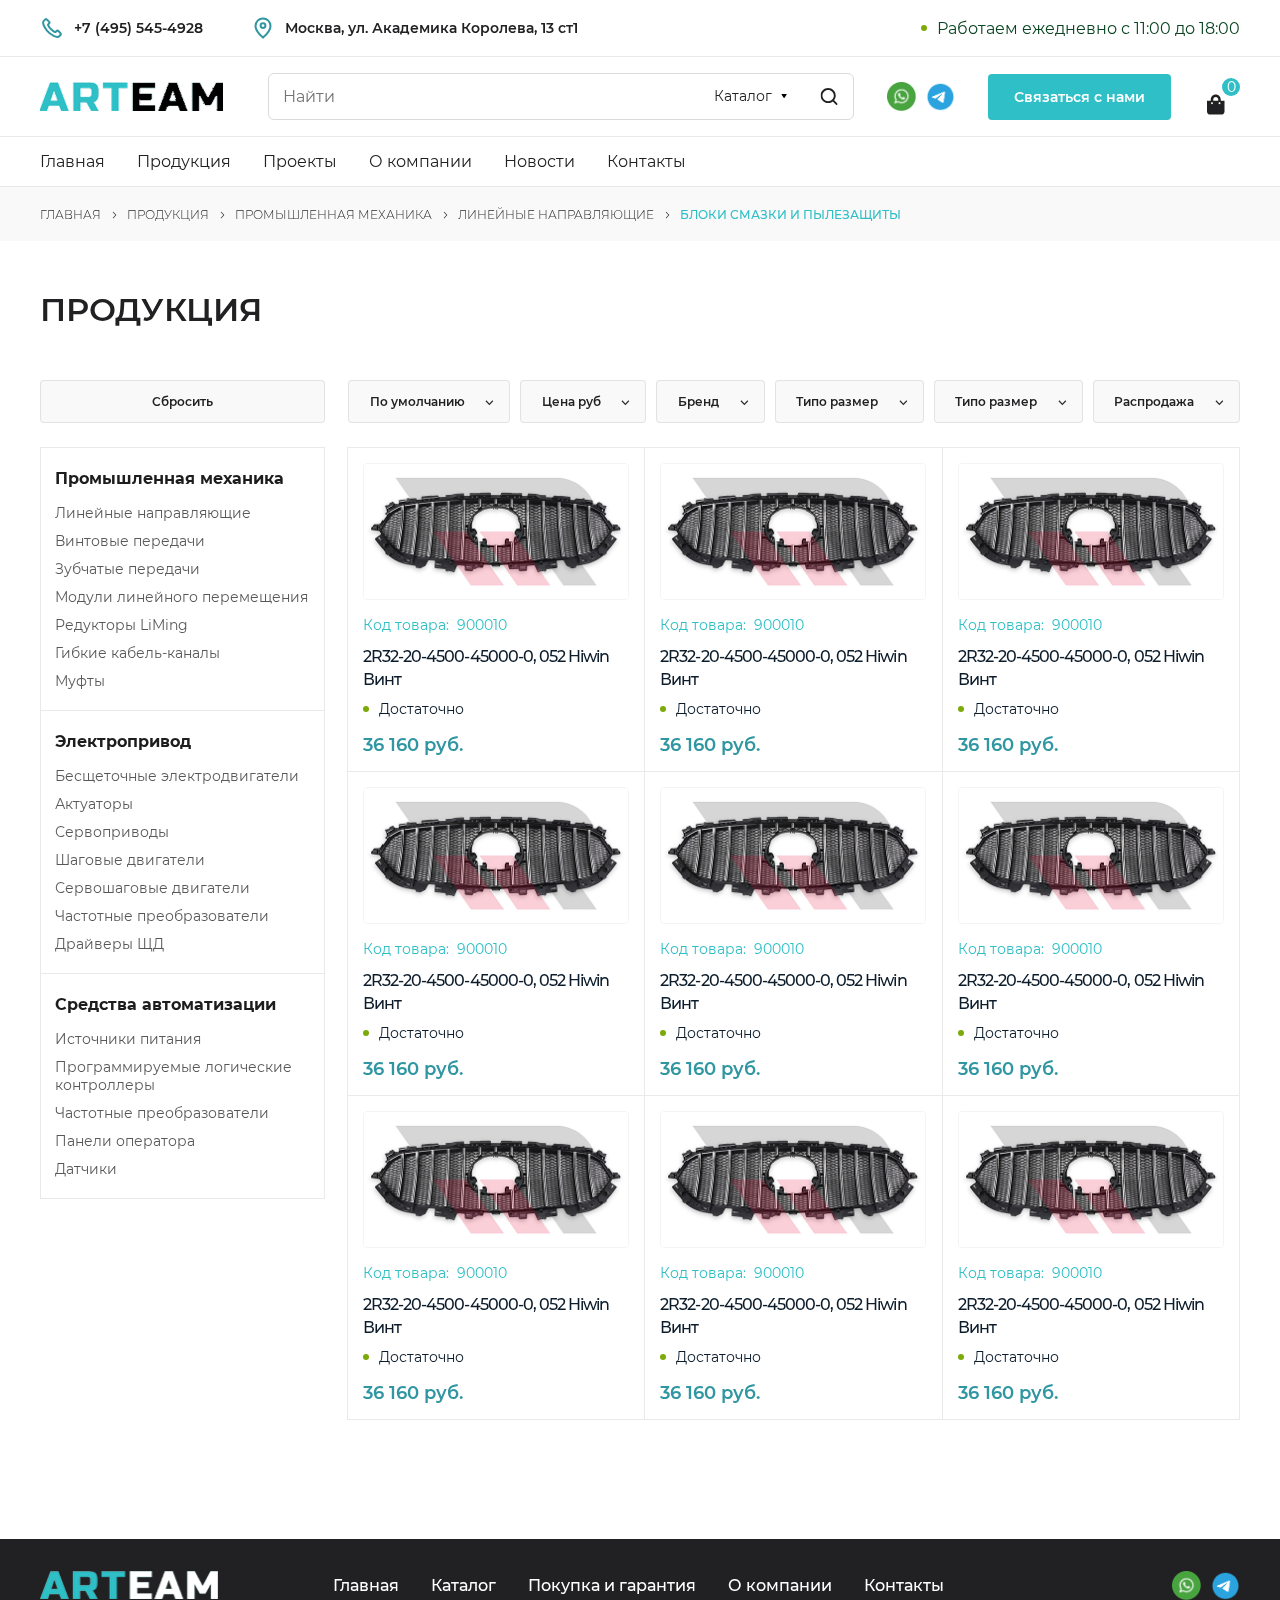
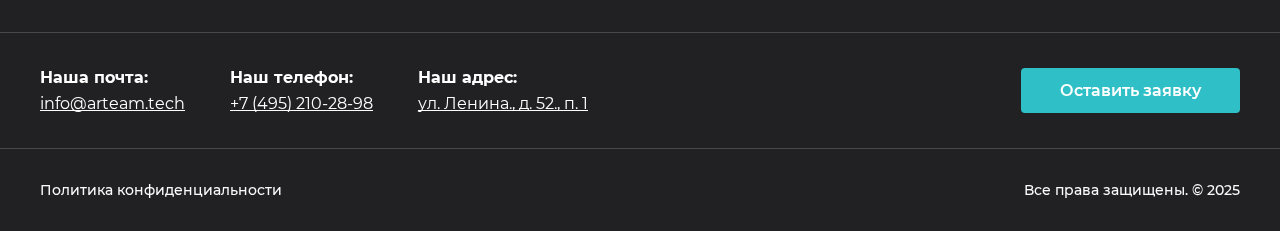
<file: catalog-filter.html>
<!DOCTYPE html>
<html lang="ru">

<head>
  <meta charset="UTF-8">
  <meta name="viewport" content="width=device-width, initial-scale=1.0">
  <title>Document</title>
  <link rel="stylesheet" href="css/swiper.min.css">
  <link rel="stylesheet" href="css/style.css">
</head>

<body>
  <header class="header">
    <div class="container">
      <div class="header__top">
        <div class="header__contacts">
          <a class="header__contact" href="tel:+74955454928">
            <img src="img/icons/phone.svg" width="24" height="24" alt="Телефон">
            +7 (495) 545-4928
          </a>
          <div class="header__contact address">
            <img src="img/icons/location.svg" width="24" height="24" alt="Адрес">
            Москва, ул. Академика Королева, 13 ст1
          </div>
        </div>
        <div class="header__time">Работаем ежедневно с 11:00 до 18:00</div>
      </div>
    </div>
    <div class="header__main">
      <div class="container">
        <div class="header__block">
          <button class="header__butter">
            <img src="img/icons/burger.svg" width="32" height="32" alt="Открыть меню">
          </button>
          <a class="header__logo" href="/">
            <img src="img/logo.png" width="183" height="29" alt="ARTEAM">
          </a>
          <form class="header__form" action="/">
            <input class="header__input" type="text" placeholder="Найти">
            <div class="header__controls">
              <select id="pet-select">
                <button>
                  <selectedcontent></selectedcontent>
                </button>

                <option value="">Каталог</option>
                <option value="Винты">
                  <span class="option-label">Винты</span>
                </option>
                <option value="dog">
                  <span class="option-label">Детали</span>
                </option>
                <option value="hamster">
                  <span class="option-label">Мотор</span>
                </option>

                <option value="fish">
                  <span class="option-label">Средства</span>
                </option>
                <option value="snake">
                  <span class="option-label">Ещё</span>
                </option>
              </select>
              <button class="header__search">
                <img src="img/icons/search.svg" width="18" height="18" alt="Поиск">
              </button>
            </div>
          </form>
          <div class="header__socials">
            <a class="header__social" href="#" target="_blank">
              <img src="img/icons/whatsapp.png" width="29" height="29" alt="Whatsapp">
            </a>
            <a class="header__social" href="#" target="_blank">
              <img src="img/icons/telegram.png" width="29" height="29" alt="Telegram">
            </a>
          </div>
          <a class="header__connect" href="#">Связаться с нами</a>
          <a class="header__cart" href="#">
            <img class="header__shop" src="img/icons/shop.svg" width="18" height="21" alt="Корзина">
            <span class="header__count">0</span>
          </a>
        </div>
      </div>
    </div>
    <div class="header__bottom">
      <div class="container">
        <nav class="header__nav">
          <a class="header__link" href="#">Главная</a>
          <a class="header__link" href="#">Продукция</a>
          <a class="header__link" href="#">Проекты</a>
          <a class="header__link" href="#">О компании</a>
          <a class="header__link" href="#">Новости</a>
          <a class="header__link" href="#">Контакты</a>
        </nav>
      </div>
    </div>
  </header>
  <div class="header-mobile">
    <div class="header-mobile__bg"></div>
    <div class="header-mobile__inner">
      <div class="header-mobile__top">
        <a class="header-mobile__logo" href="/">
          <img src="img/logo.png" width="183" height="29" loading="lazy" alt="ARTEAM">
        </a>
        <div class="header-mobile__close">
          <img src="img/icons/close.svg" width="25" height="25" alt="Закрыть меню">
        </div>
      </div>
      <form class="header__form" action="/">
            <input class="header__input" type="text" placeholder="Найти">
            <div class="header__controls">
              <select id="pet-select">
                <button>
                  <selectedcontent></selectedcontent>
                </button>

                <option value="">Каталог</option>
                <option value="Винты">
                  <span class="option-label">Винты</span>
                </option>
                <option value="dog">
                  <span class="option-label">Детали</span>
                </option>
                <option value="hamster">
                  <span class="option-label">Мотор</span>
                </option>

                <option value="fish">
                  <span class="option-label">Средства</span>
                </option>
                <option value="snake">
                  <span class="option-label">Ещё</span>
                </option>
              </select>
              <button class="header__search">
                <img src="img/icons/search.svg" width="18" height="18" alt="Поиск">
              </button>
            </div>
          </form>
      <nav class="header-mobile__nav">
        <a class="header-mobile__link" href="#">Главная</a>
        <a class="header-mobile__link" href="#">Продукция</a>
        <a class="header-mobile__link" href="#">Проекты</a>
        <a class="header-mobile__link" href="#">О компании</a>
        <a class="header-mobile__link" href="#">Новости</a>
        <a class="header-mobile__link" href="#">Контакты</a>
      </nav>
       <a class="header__connect" href="#">Связаться с нами</a>
      <div class="header__contact address">
        <img src="img/icons/location.svg" width="24" height="24" alt="Адрес">
        Москва, ул. Академика Королева, 13 ст1
      </div>
      <div class="header__time">Работаем ежедневно с 11:00 до 18:00</div>
    </div>
  </div>
  <div class="breadcrumb">
    <div class="container">
      <div class="breadcrumb__list">
        <a class="breadcrumb__link" href="/">Главная</a>
        <div class="breadcrumb__separate">></div>
        <a class="breadcrumb__link" href="/">Продукция</a>
        <div class="breadcrumb__separate">></div>
        <a class="breadcrumb__link" href="/">Промышленная механика</a>
        <div class="breadcrumb__separate">></div>
        <a class="breadcrumb__link" href="/">Линейные направляющие</a>
        <div class="breadcrumb__separate">></div>
        <div class="breadcrumb__last">Блоки смазки и пылезащиты</div>
      </div>
    </div>
  </div>
  
  <div class="catalog">
    <div class="container">
      <h1 class="catalog__title">Продукция</h1>
      <div class="filter">
          <div class="filter__block">
            <div class="filter__left">
              <button class="filter__reset">Сбросить</button>
            </div>
            <div class="filter__right">
              <div class="filter__main">
                <div class="filter__wrap">
                  <div class="filter__item">
                    <button class="filter__button">По умолчанию</button>
                  </div>
                  <div class="filter__item">
                    <button class="filter__button">Цена руб</button>
                  </div>
                  <div class="filter__item">
                    <button class="filter__button">Бренд</button>
                    <div class="filter__dropdown">
                      <h3 class="filter__caption">Бренд</h3>
                      <div class="filter__list">
                        <label class="filter__point">
                          <input class="filter__checkbox" type="checkbox">
                          BGT
                        </label>
                        <label class="filter__point">
                          <input class="filter__checkbox" type="checkbox">
                          DSS
                        </label>
                        <label class="filter__point">
                          <input class="filter__checkbox" type="checkbox">
                          GKK
                        </label>
                        <label class="filter__point">
                          <input class="filter__checkbox" type="checkbox">
                          HG
                        </label>
                        <label class="filter__point">
                          <input class="filter__checkbox" type="checkbox">
                          KK
                        </label>
                        <label class="filter__point">
                          <input class="filter__checkbox" type="checkbox">
                          M
                        </label>
                        <label class="filter__point">
                          <input class="filter__checkbox" type="checkbox">
                          RST
                        </label>
                        <label class="filter__point">
                          <input class="filter__checkbox" type="checkbox">
                          SB
                        </label>
                        <label class="filter__point">
                          <input class="filter__checkbox" type="checkbox">
                          ST
                        </label>
                        <label class="filter__point">
                          <input class="filter__checkbox" type="checkbox">
                          VJ
                        </label>
                        <label class="filter__point">
                          <input class="filter__checkbox" type="checkbox">
                          WE
                        </label>
                        <label class="filter__point">
                          <input class="filter__checkbox" type="checkbox">
                          ZP
                        </label>
                      </div>
                      <button class="filter__submit">Показать</button>
                    </div>
                  </div>
                  <div class="filter__item">
                    <button class="filter__button">Типо размер</button>
                    <div class="filter__dropdown">
                      <h3 class="filter__caption">Типо размер</h3>
                      <div class="filter__list">
                        <label class="filter__point">
                          <input class="filter__checkbox" type="checkbox">
                          3000х600
                        </label>
                        <label class="filter__point">
                          <input class="filter__checkbox" type="checkbox">
                          3050х600
                        </label>
                        <label class="filter__point">
                          <input class="filter__checkbox" type="checkbox">
                          3050х600
                        </label>
                        <label class="filter__point">
                          <input class="filter__checkbox" type="checkbox">
                          4100х600
                        </label>
                        <label class="filter__point">
                          <input class="filter__checkbox" type="checkbox">
                          4100х610
                        </label>
                        <label class="filter__point">
                          <input class="filter__checkbox" type="checkbox">
                          4100х635
                        </label>
                      </div>
                      <button class="filter__submit">Показать</button>
                    </div>
                    
                  </div>
                  <div class="filter__item">
                    <button class="filter__button">Типо размер</button>
                    <div class="filter__dropdown">
                      <h3 class="filter__caption">Типо размер</h3>
                      <div class="filter__list">
                        <label class="filter__point">
                          <input class="filter__checkbox" type="checkbox">
                          3000х600
                        </label>
                        <label class="filter__point">
                          <input class="filter__checkbox" type="checkbox">
                          3050х600
                        </label>
                        <label class="filter__point">
                          <input class="filter__checkbox" type="checkbox">
                          3050х600
                        </label>
                        <label class="filter__point">
                          <input class="filter__checkbox" type="checkbox">
                          4100х600
                        </label>
                        <label class="filter__point">
                          <input class="filter__checkbox" type="checkbox">
                          4100х610
                        </label>
                        <label class="filter__point">
                          <input class="filter__checkbox" type="checkbox">
                          4100х635
                        </label>
                      </div>
                      <button class="filter__submit">Показать</button>
                    </div>
                  </div>
                  <div class="filter__item">
                    <button class="filter__button">Распродажа</button>
                  </div>
                </div>
              </div>
            </div>
          </div>
      </div>
      <div class="catalog__global">
        <div class="catalog__sidebar">
          <div class="catalog__sideitem">
            <h3 class="catalog__caption">Промышленная механика</h3>
            <div class="catalog__list">
              <div class="catalog__point">
                <a class="catalog__link" href="#">Линейные направляющие</a>
                <div class="catalog__sublist">
                  <h4 class="catalog__subcaption">Линейные направляющие</h4>
                  <div class="catalog__subblock">
                    <a class="catalog__sublink" href="#">Профильные рельсовые направляющие</a>
                    <a class="catalog__sublink" href="#">Каретки для профильных рельсовых направлячющих</a>
                    <a class="catalog__sublink" href="#">Блоки смазки и пылезащиты</a>
                    <a class="catalog__sublink" href="#">Цилиндрические направляющие</a>
                    <a class="catalog__sublink" href="#">Гибкие кабель-каналы</a>
                    <a class="catalog__sublink" href="#">Линейные подшипники для цилиндрических направляющих</a>
                    <a class="catalog__sublink" href="#">Держатели для цилиндрических валов</a>
                    <a class="catalog__sublink" href="#">Аксессуары</a>
                    <a class="catalog__sublink" href="#">Прочее</a>
                  </div>
                </div>
              </div>
              <div class="catalog__point"><a class="catalog__link" href="#">Винтовые передачи</a></div>
              <div class="catalog__point"><a class="catalog__link" href="#">Зубчатые передачи</a></div>
              <div class="catalog__point"><a class="catalog__link" href="#">Модули линейного перемещения</a></div>
              <div class="catalog__point"><a class="catalog__link" href="#">Редукторы LiMing</a></div>
              <div class="catalog__point"><a class="catalog__link" href="#">Гибкие кабель-каналы</a></div>
              <div class="catalog__point"><a class="catalog__link" href="#">Муфты</a></div>
            </div>
          </div>
          <div class="catalog__sideitem">
            <h3 class="catalog__caption">Электропривод</h3>
            <div class="catalog__list">
              <div class="catalog__point">
                <a class="catalog__link" href="#">Бесщеточные электродвигатели</a>
                <div class="catalog__sublist">
                  <h4 class="catalog__subcaption">Бесщеточные электродвигатели</h4>
                  <div class="catalog__subblock">
                    <a class="catalog__sublink" href="#">Профильные рельсовые направляющие</a>
                    <a class="catalog__sublink" href="#">Каретки для профильных рельсовых направлячющих</a>
                    <a class="catalog__sublink" href="#">Блоки смазки и пылезащиты</a>
                    <a class="catalog__sublink" href="#">Цилиндрические направляющие</a>
                    <a class="catalog__sublink" href="#">Гибкие кабель-каналы</a>
                    <a class="catalog__sublink" href="#">Линейные подшипники для цилиндрических направляющих</a>
                    <a class="catalog__sublink" href="#">Держатели для цилиндрических валов</a>
                    <a class="catalog__sublink" href="#">Аксессуары</a>
                    <a class="catalog__sublink" href="#">Прочее</a>
                  </div>
                </div>
              </div>
              <div class="catalog__point"><a class="catalog__link" href="#">Актуаторы</a></div>
              <div class="catalog__point"><a class="catalog__link" href="#">Сервоприводы</a></div>
              <div class="catalog__point"><a class="catalog__link" href="#">Шаговые двигатели</a></div>
              <div class="catalog__point"><a class="catalog__link" href="#">Сервошаговые двигатели</a></div>
              <div class="catalog__point"><a class="catalog__link" href="#">Частотные преобразователи</a></div>
              <div class="catalog__point"><a class="catalog__link" href="#">Драйверы ЩД</a></div>
            </div>
          </div>
          <div class="catalog__sideitem">
            <h3 class="catalog__caption">Средства автоматизации</h3>
            <div class="catalog__list">
              <div class="catalog__point">
                <a class="catalog__link" href="#">Источники питания</a>
                <div class="catalog__sublist">
                  <h4 class="catalog__subcaption">Бесщеточные электродвигатели</h4>
                  <div class="catalog__subblock">
                    <a class="catalog__sublink" href="#">Профильные рельсовые направляющие</a>
                    <a class="catalog__sublink" href="#">Каретки для профильных рельсовых направлячющих</a>
                    <a class="catalog__sublink" href="#">Блоки смазки и пылезащиты</a>
                    <a class="catalog__sublink" href="#">Цилиндрические направляющие</a>
                    <a class="catalog__sublink" href="#">Гибкие кабель-каналы</a>
                    <a class="catalog__sublink" href="#">Линейные подшипники для цилиндрических направляющих</a>
                    <a class="catalog__sublink" href="#">Держатели для цилиндрических валов</a>
                    <a class="catalog__sublink" href="#">Аксессуары</a>
                    <a class="catalog__sublink" href="#">Прочее</a>
                  </div>
                </div>
              </div>
              <div class="catalog__point"><a class="catalog__link" href="#">Программируемые логические контроллеры</a></div>
              <div class="catalog__point"><a class="catalog__link" href="#">Частотные преобразователи</a></div>
              <div class="catalog__point"><a class="catalog__link" href="#">Панели оператора</a></div>
              <div class="catalog__point"><a class="catalog__link" href="#">Датчики</a></div>
            </div>
          </div>
        </div>
        <div class="catalog__right">
          <div class="catalog__block">
            <div class="catalog__item">
              <a class="catalog__top" href="#">
                <img class="catalog__thumb" src="img/catalog-thumb.png" width="266" height="136" loading="lazy" alt="Картинка">
              </a>
              <p class="catalog__sku">Код товара:  900010</p>
              <h3 class="catalog__name">
                <a class="catalog__goto" href="#">2R32-20-4500-45000-0, 052 Hiwin Винт</a>
              </h3>
              <div class="catalog__stock">Достаточно</div>
              <div class="catalog__price">
                <div class="catalog__new">36 160 руб.</div>
              </div>
              <div class="catalog__bottom">
                <div class="catalog__controls">
                  <button class="catalog__control minus" onclick="updateMinus.call(this, event)">-</button>
                  <input class="catalog__input" type="text" placeholder="1" value="1" readonly>
                  <button class="catalog__control plus" onclick="updatePlus.call(this, event)">+</button>
                </div>
                <a class="catalog__order" href="#">Заказать</a>
              </div>
            </div>
            <div class="catalog__item">
              <a class="catalog__top" href="#">
                <img class="catalog__thumb" src="img/catalog-thumb.png" width="266" height="136" loading="lazy" alt="Картинка">
              </a>
              <p class="catalog__sku">Код товара:  900010</p>
              <h3 class="catalog__name">
                <a class="catalog__goto" href="#">2R32-20-4500-45000-0, 052 Hiwin Винт</a>
              </h3>
              <div class="catalog__stock">Достаточно</div>
              <div class="catalog__price">
                <div class="catalog__new">36 160 руб.</div>
              </div>
              <div class="catalog__bottom">
                <div class="catalog__controls">
                  <button class="catalog__control minus" onclick="updateMinus.call(this, event)">-</button>
                  <input class="catalog__input" type="text" placeholder="1" value="1" readonly>
                  <button class="catalog__control plus" onclick="updatePlus.call(this, event)">+</button>
                </div>
                <a class="catalog__order" href="#">Заказать</a>
              </div>
            </div>
            <div class="catalog__item">
              <a class="catalog__top" href="#">
                <img class="catalog__thumb" src="img/catalog-thumb.png" width="266" height="136" loading="lazy" alt="Картинка">
              </a>
              <p class="catalog__sku">Код товара:  900010</p>
              <h3 class="catalog__name">
                <a class="catalog__goto" href="#">2R32-20-4500-45000-0, 052 Hiwin Винт</a>
              </h3>
              <div class="catalog__stock">Достаточно</div>
              <div class="catalog__price">
                <div class="catalog__new">36 160 руб.</div>
              </div>
              <div class="catalog__bottom">
                <div class="catalog__controls">
                  <button class="catalog__control minus" onclick="updateMinus.call(this, event)">-</button>
                  <input class="catalog__input" type="text" placeholder="1" value="1" readonly>
                  <button class="catalog__control plus" onclick="updatePlus.call(this, event)">+</button>
                </div>
                <a class="catalog__order" href="#">Заказать</a>
              </div>
            </div>
            <div class="catalog__item">
              <a class="catalog__top" href="#">
                <img class="catalog__thumb" src="img/catalog-thumb.png" width="266" height="136" loading="lazy" alt="Картинка">
              </a>
              <p class="catalog__sku">Код товара:  900010</p>
              <h3 class="catalog__name">
                <a class="catalog__goto" href="#">2R32-20-4500-45000-0, 052 Hiwin Винт</a>
              </h3>
              <div class="catalog__stock">Достаточно</div>
              <div class="catalog__price">
                <div class="catalog__new">36 160 руб.</div>
              </div>
              <div class="catalog__bottom">
                <div class="catalog__controls">
                  <button class="catalog__control minus" onclick="updateMinus.call(this, event)">-</button>
                  <input class="catalog__input" type="text" placeholder="1" value="1" readonly>
                  <button class="catalog__control plus" onclick="updatePlus.call(this, event)">+</button>
                </div>
                <a class="catalog__order" href="#">Заказать</a>
              </div>
            </div>
            <div class="catalog__item">
              <a class="catalog__top" href="#">
                <img class="catalog__thumb" src="img/catalog-thumb.png" width="266" height="136" loading="lazy" alt="Картинка">
              </a>
              <p class="catalog__sku">Код товара:  900010</p>
              <h3 class="catalog__name">
                <a class="catalog__goto" href="#">2R32-20-4500-45000-0, 052 Hiwin Винт</a>
              </h3>
              <div class="catalog__stock">Достаточно</div>
              <div class="catalog__price">
                <div class="catalog__new">36 160 руб.</div>
              </div>
              <div class="catalog__bottom">
                <div class="catalog__controls">
                  <button class="catalog__control minus" onclick="updateMinus.call(this, event)">-</button>
                  <input class="catalog__input" type="text" placeholder="1" value="1" readonly>
                  <button class="catalog__control plus" onclick="updatePlus.call(this, event)">+</button>
                </div>
                <a class="catalog__order" href="#">Заказать</a>
              </div>
            </div>
            <div class="catalog__item">
              <a class="catalog__top" href="#">
                <img class="catalog__thumb" src="img/catalog-thumb.png" width="266" height="136" loading="lazy" alt="Картинка">
              </a>
              <p class="catalog__sku">Код товара:  900010</p>
              <h3 class="catalog__name">
                <a class="catalog__goto" href="#">2R32-20-4500-45000-0, 052 Hiwin Винт</a>
              </h3>
              <div class="catalog__stock">Достаточно</div>
              <div class="catalog__price">
                <div class="catalog__new">36 160 руб.</div>
              </div>
              <div class="catalog__bottom">
                <div class="catalog__controls">
                  <button class="catalog__control minus" onclick="updateMinus.call(this, event)">-</button>
                  <input class="catalog__input" type="text" placeholder="1" value="1" readonly>
                  <button class="catalog__control plus" onclick="updatePlus.call(this, event)">+</button>
                </div>
                <a class="catalog__order" href="#">Заказать</a>
              </div>
            </div>
            <div class="catalog__item">
              <a class="catalog__top" href="#">
                <img class="catalog__thumb" src="img/catalog-thumb.png" width="266" height="136" loading="lazy" alt="Картинка">
              </a>
              <p class="catalog__sku">Код товара:  900010</p>
              <h3 class="catalog__name">
                <a class="catalog__goto" href="#">2R32-20-4500-45000-0, 052 Hiwin Винт</a>
              </h3>
              <div class="catalog__stock">Достаточно</div>
              <div class="catalog__price">
                <div class="catalog__new">36 160 руб.</div>
              </div>
              <div class="catalog__bottom">
                <div class="catalog__controls">
                  <button class="catalog__control minus" onclick="updateMinus.call(this, event)">-</button>
                  <input class="catalog__input" type="text" placeholder="1" value="1" readonly>
                  <button class="catalog__control plus" onclick="updatePlus.call(this, event)">+</button>
                </div>
                <a class="catalog__order" href="#">Заказать</a>
              </div>
            </div>
            <div class="catalog__item">
              <a class="catalog__top" href="#">
                <img class="catalog__thumb" src="img/catalog-thumb.png" width="266" height="136" loading="lazy" alt="Картинка">
              </a>
              <p class="catalog__sku">Код товара:  900010</p>
              <h3 class="catalog__name">
                <a class="catalog__goto" href="#">2R32-20-4500-45000-0, 052 Hiwin Винт</a>
              </h3>
              <div class="catalog__stock">Достаточно</div>
              <div class="catalog__price">
                <div class="catalog__new">36 160 руб.</div>
              </div>
              <div class="catalog__bottom">
                <div class="catalog__controls">
                  <button class="catalog__control minus" onclick="updateMinus.call(this, event)">-</button>
                  <input class="catalog__input" type="text" placeholder="1" value="1" readonly>
                  <button class="catalog__control plus" onclick="updatePlus.call(this, event)">+</button>
                </div>
                <a class="catalog__order" href="#">Заказать</a>
              </div>
            </div>
            <div class="catalog__item">
              <a class="catalog__top" href="#">
                <img class="catalog__thumb" src="img/catalog-thumb.png" width="266" height="136" loading="lazy" alt="Картинка">
              </a>
              <p class="catalog__sku">Код товара:  900010</p>
              <h3 class="catalog__name">
                <a class="catalog__goto" href="#">2R32-20-4500-45000-0, 052 Hiwin Винт</a>
              </h3>
              <div class="catalog__stock">Достаточно</div>
              <div class="catalog__price">
                <div class="catalog__new">36 160 руб.</div>
              </div>
              <div class="catalog__bottom">
                <div class="catalog__controls">
                  <button class="catalog__control minus" onclick="updateMinus.call(this, event)">-</button>
                  <input class="catalog__input" type="text" placeholder="1" value="1" readonly>
                  <button class="catalog__control plus" onclick="updatePlus.call(this, event)">+</button>
                </div>
                <a class="catalog__order" href="#">Заказать</a>
              </div>
            </div>
          </div>
        </div>
      </div>
    </div>
  </div>
  
  <footer class="footer">
    <div class="footer__t">
      <div class="container">
        <div class="footer__top">
          <a class="footer__logo" href="/">
            <img src="img/logo-second.png" width="178" height="28" loading="lazy" alt="ARTEAM">
          </a>
          <nav class="footer__nav">
            <a class="footer__link" href="#">Главная</a>
            <a class="footer__link" href="#">Каталог</a>
            <a class="footer__link" href="#">Покупка и гарантия</a>
            <a class="footer__link" href="#">О компании</a>
            <a class="footer__link" href="#">Контакты</a>
          </nav>
          <div class="footer__socials">
            <a class="footer__social" href="#" target="_blank">
              <img src="img/icons/whatsapp.png" width="29" height="29" alt="Whatsapp">
            </a>
            <a class="footer__social" href="#" target="_blank">
              <img src="img/icons/telegram.png" width="29" height="29" alt="Telegram">
            </a>
          </div>
        </div>
      </div>
    </div>
    <div class="footer__m">
      <div class="container">
        <div class="footer__middle">
          <div class="footer__info">
            <div class="footer__item">
              <p class="footer__label">Наша почта:</p>
              <a class="footer__value" href="#">info@arteam.tech</a>
            </div>
            <div class="footer__item">
              <p class="footer__label">Наш телефон:</p>
              <a class="footer__value" href="#">+7 (495) 210-28-98</a>
            </div>
            <div class="footer__item">
              <p class="footer__label">Наш адрес:</p>
              <div class="footer__value">ул. Ленина., д. 52., п. 1</div>
            </div>
          </div>
          <a class="footer__message" href="#">Оставить заявку</a>
        </div>
      </div>
    </div>
    <div class="footer__b">
      <div class="container">
        <div class="footer__bottom">
          <a class="footer__privacy" href="#">Политика конфиденциальности</a>
          <p class="footer__copy">Все права защищены. © 2025</p>
        </div>
      </div>
    </div>
  </footer>

  <script src="js/swiper.min.js"></script>
  <script src="js/script.js"></script>
</body>

</html>
</file>
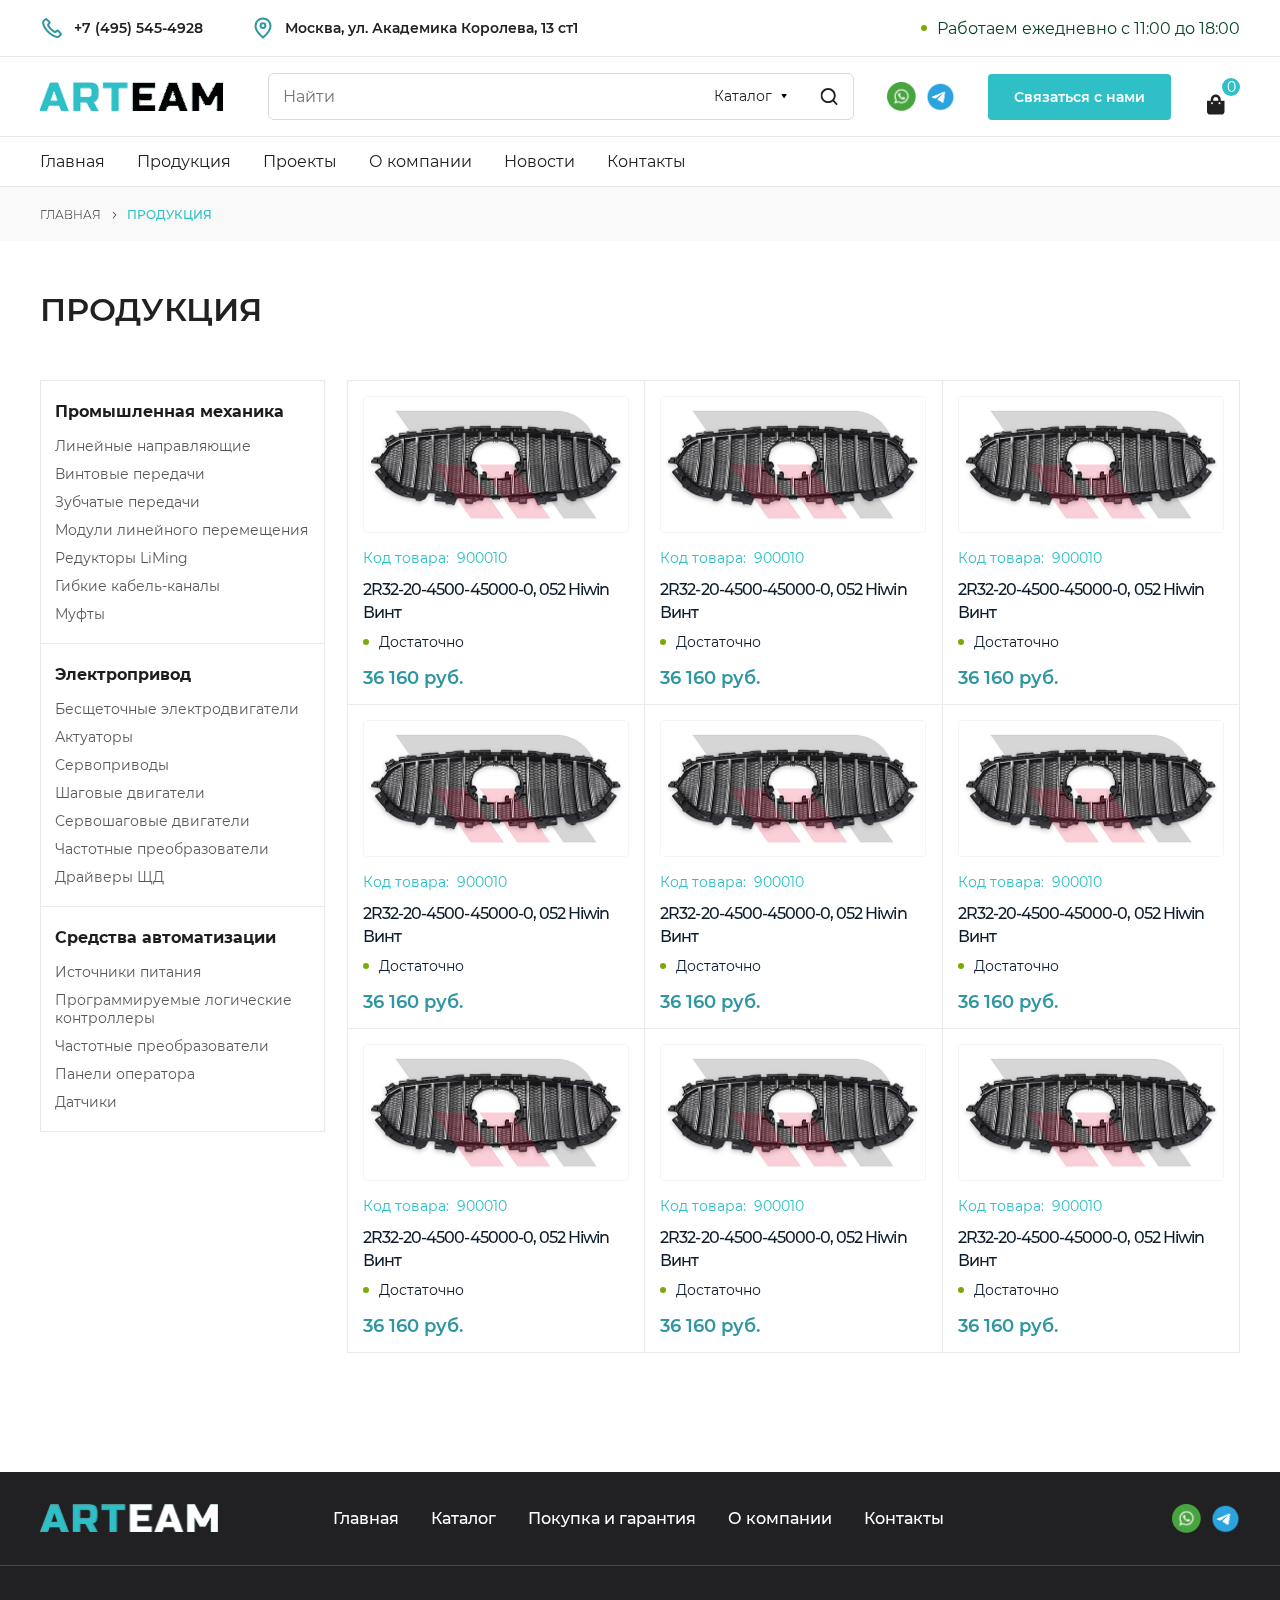
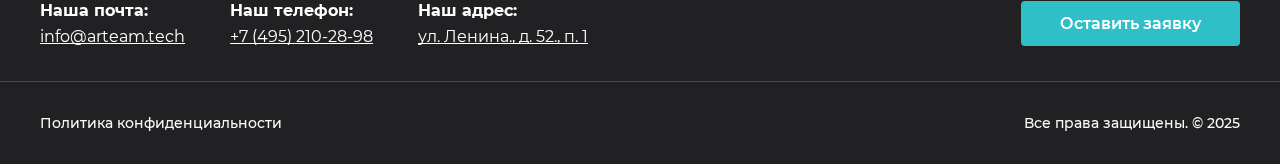
<file: catalog.html>
<!DOCTYPE html>
<html lang="ru">

<head>
  <meta charset="UTF-8">
  <meta name="viewport" content="width=device-width, initial-scale=1.0">
  <title>Document</title>
  <link rel="stylesheet" href="css/swiper.min.css">
  <link rel="stylesheet" href="css/style.css">
</head>

<body>
  <header class="header">
    <div class="container">
      <div class="header__top">
        <div class="header__contacts">
          <a class="header__contact" href="tel:+74955454928">
            <img src="img/icons/phone.svg" width="24" height="24" alt="Телефон">
            +7 (495) 545-4928
          </a>
          <div class="header__contact address">
            <img src="img/icons/location.svg" width="24" height="24" alt="Адрес">
            Москва, ул. Академика Королева, 13 ст1
          </div>
        </div>
        <div class="header__time">Работаем ежедневно с 11:00 до 18:00</div>
      </div>
    </div>
    <div class="header__main">
      <div class="container">
        <div class="header__block">
          <button class="header__butter">
            <img src="img/icons/burger.svg" width="32" height="32" alt="Открыть меню">
          </button>
          <a class="header__logo" href="/">
            <img src="img/logo.png" width="183" height="29" alt="ARTEAM">
          </a>
          <form class="header__form" action="/">
            <input class="header__input" type="text" placeholder="Найти">
            <div class="header__controls">
              <select id="pet-select">
                <button>
                  <selectedcontent></selectedcontent>
                </button>

                <option value="">Каталог</option>
                <option value="Винты">
                  <span class="option-label">Винты</span>
                </option>
                <option value="dog">
                  <span class="option-label">Детали</span>
                </option>
                <option value="hamster">
                  <span class="option-label">Мотор</span>
                </option>

                <option value="fish">
                  <span class="option-label">Средства</span>
                </option>
                <option value="snake">
                  <span class="option-label">Ещё</span>
                </option>
              </select>
              <button class="header__search">
                <img src="img/icons/search.svg" width="18" height="18" alt="Поиск">
              </button>
            </div>
          </form>
          <div class="header__socials">
            <a class="header__social" href="#" target="_blank">
              <img src="img/icons/whatsapp.png" width="29" height="29" alt="Whatsapp">
            </a>
            <a class="header__social" href="#" target="_blank">
              <img src="img/icons/telegram.png" width="29" height="29" alt="Telegram">
            </a>
          </div>
          <a class="header__connect" href="#">Связаться с нами</a>
          <a class="header__cart" href="#">
            <img class="header__shop" src="img/icons/shop.svg" width="18" height="21" alt="Корзина">
            <span class="header__count">0</span>
          </a>
        </div>
      </div>
    </div>
    <div class="header__bottom">
      <div class="container">
        <nav class="header__nav">
          <a class="header__link" href="#">Главная</a>
          <a class="header__link" href="#">Продукция</a>
          <a class="header__link" href="#">Проекты</a>
          <a class="header__link" href="#">О компании</a>
          <a class="header__link" href="#">Новости</a>
          <a class="header__link" href="#">Контакты</a>
        </nav>
      </div>
    </div>
  </header>
  <div class="header-mobile">
    <div class="header-mobile__bg"></div>
    <div class="header-mobile__inner">
      <div class="header-mobile__top">
        <a class="header-mobile__logo" href="/">
          <img src="img/logo.png" width="183" height="29" loading="lazy" alt="ARTEAM">
        </a>
        <div class="header-mobile__close">
          <img src="img/icons/close.svg" width="25" height="25" alt="Закрыть меню">
        </div>
      </div>
      <form class="header__form" action="/">
            <input class="header__input" type="text" placeholder="Найти">
            <div class="header__controls">
              <select id="pet-select">
                <button>
                  <selectedcontent></selectedcontent>
                </button>

                <option value="">Каталог</option>
                <option value="Винты">
                  <span class="option-label">Винты</span>
                </option>
                <option value="dog">
                  <span class="option-label">Детали</span>
                </option>
                <option value="hamster">
                  <span class="option-label">Мотор</span>
                </option>

                <option value="fish">
                  <span class="option-label">Средства</span>
                </option>
                <option value="snake">
                  <span class="option-label">Ещё</span>
                </option>
              </select>
              <button class="header__search">
                <img src="img/icons/search.svg" width="18" height="18" alt="Поиск">
              </button>
            </div>
          </form>
      <nav class="header-mobile__nav">
        <a class="header-mobile__link" href="#">Главная</a>
        <a class="header-mobile__link" href="#">Продукция</a>
        <a class="header-mobile__link" href="#">Проекты</a>
        <a class="header-mobile__link" href="#">О компании</a>
        <a class="header-mobile__link" href="#">Новости</a>
        <a class="header-mobile__link" href="#">Контакты</a>
      </nav>
       <a class="header__connect" href="#">Связаться с нами</a>
      <div class="header__contact address">
        <img src="img/icons/location.svg" width="24" height="24" alt="Адрес">
        Москва, ул. Академика Королева, 13 ст1
      </div>
      <div class="header__time">Работаем ежедневно с 11:00 до 18:00</div>
    </div>
  </div>
  <div class="breadcrumb">
    <div class="container">
      <div class="breadcrumb__list">
        <a class="breadcrumb__link" href="/">Главная</a>
        <div class="breadcrumb__separate">></div>
        <div class="breadcrumb__last">Продукция</div>
      </div>
    </div>
  </div>
  
  <div class="catalog">
    <div class="container">
      <h1 class="catalog__title">Продукция</h1>
      <div class="catalog__global">
        <div class="catalog__sidebar">
          <div class="catalog__sideitem">
            <h3 class="catalog__caption">Промышленная механика</h3>
            <div class="catalog__list">
              <div class="catalog__point">
                <a class="catalog__link" href="#">Линейные направляющие</a>
                <div class="catalog__sublist">
                  <h4 class="catalog__subcaption">Линейные направляющие</h4>
                  <div class="catalog__subblock">
                    <a class="catalog__sublink" href="#">Профильные рельсовые направляющие</a>
                    <a class="catalog__sublink" href="#">Каретки для профильных рельсовых направлячющих</a>
                    <a class="catalog__sublink" href="#">Блоки смазки и пылезащиты</a>
                    <a class="catalog__sublink" href="#">Цилиндрические направляющие</a>
                    <a class="catalog__sublink" href="#">Гибкие кабель-каналы</a>
                    <a class="catalog__sublink" href="#">Линейные подшипники для цилиндрических направляющих</a>
                    <a class="catalog__sublink" href="#">Держатели для цилиндрических валов</a>
                    <a class="catalog__sublink" href="#">Аксессуары</a>
                    <a class="catalog__sublink" href="#">Прочее</a>
                  </div>
                </div>
              </div>
              <div class="catalog__point">
                <a class="catalog__link" href="#">Винтовые передачи</a>
                <div class="catalog__sublist">
                  <h4 class="catalog__subcaption">Линейные направляющие</h4>
                  <div class="catalog__subblock">
                    <a class="catalog__sublink" href="#">Профильные рельсовые направляющие</a>
                    <a class="catalog__sublink" href="#">Каретки для профильных рельсовых направлячющих</a>
                    <a class="catalog__sublink" href="#">Блоки смазки и пылезащиты</a>
                    <a class="catalog__sublink" href="#">Цилиндрические направляющие</a>
                    <a class="catalog__sublink" href="#">Гибкие кабель-каналы</a>
                    <a class="catalog__sublink" href="#">Линейные подшипники для цилиндрических направляющих</a>
                    <a class="catalog__sublink" href="#">Держатели для цилиндрических валов</a>
                    <a class="catalog__sublink" href="#">Аксессуары</a>
                    <a class="catalog__sublink" href="#">Прочее</a>
                  </div>
                </div>
              </div>
              <div class="catalog__point">
                <a class="catalog__link" href="#">Зубчатые передачи</a>
                <div class="catalog__sublist">
                  <h4 class="catalog__subcaption">Линейные направляющие</h4>
                  <div class="catalog__subblock">
                    <a class="catalog__sublink" href="#">Профильные рельсовые направляющие</a>
                    <a class="catalog__sublink" href="#">Каретки для профильных рельсовых направлячющих</a>
                    <a class="catalog__sublink" href="#">Блоки смазки и пылезащиты</a>
                    <a class="catalog__sublink" href="#">Цилиндрические направляющие</a>
                    <a class="catalog__sublink" href="#">Гибкие кабель-каналы</a>
                    <a class="catalog__sublink" href="#">Линейные подшипники для цилиндрических направляющих</a>
                    <a class="catalog__sublink" href="#">Держатели для цилиндрических валов</a>
                    <a class="catalog__sublink" href="#">Аксессуары</a>
                    <a class="catalog__sublink" href="#">Прочее</a>
                  </div>
                </div>
              </div>
              <div class="catalog__point">
                <a class="catalog__link" href="#">Модули линейного перемещения</a>
                <div class="catalog__sublist">
                  <h4 class="catalog__subcaption">Линейные направляющие</h4>
                  <div class="catalog__subblock">
                    <a class="catalog__sublink" href="#">Профильные рельсовые направляющие</a>
                    <a class="catalog__sublink" href="#">Каретки для профильных рельсовых направлячющих</a>
                    <a class="catalog__sublink" href="#">Блоки смазки и пылезащиты</a>
                    <a class="catalog__sublink" href="#">Цилиндрические направляющие</a>
                    <a class="catalog__sublink" href="#">Гибкие кабель-каналы</a>
                    <a class="catalog__sublink" href="#">Линейные подшипники для цилиндрических направляющих</a>
                    <a class="catalog__sublink" href="#">Держатели для цилиндрических валов</a>
                    <a class="catalog__sublink" href="#">Аксессуары</a>
                    <a class="catalog__sublink" href="#">Прочее</a>
                  </div>
                </div>
              </div>
              <div class="catalog__point">
                <a class="catalog__link" href="#">Редукторы LiMing</a>
                <div class="catalog__sublist">
                  <h4 class="catalog__subcaption">Линейные направляющие</h4>
                  <div class="catalog__subblock">
                    <a class="catalog__sublink" href="#">Профильные рельсовые направляющие</a>
                    <a class="catalog__sublink" href="#">Каретки для профильных рельсовых направлячющих</a>
                    <a class="catalog__sublink" href="#">Блоки смазки и пылезащиты</a>
                    <a class="catalog__sublink" href="#">Цилиндрические направляющие</a>
                    <a class="catalog__sublink" href="#">Гибкие кабель-каналы</a>
                    <a class="catalog__sublink" href="#">Линейные подшипники для цилиндрических направляющих</a>
                    <a class="catalog__sublink" href="#">Держатели для цилиндрических валов</a>
                    <a class="catalog__sublink" href="#">Аксессуары</a>
                    <a class="catalog__sublink" href="#">Прочее</a>
                  </div>
                </div>
              </div>
              <div class="catalog__point">
                <a class="catalog__link" href="#">Гибкие кабель-каналы</a>
                <div class="catalog__sublist">
                  <h4 class="catalog__subcaption">Линейные направляющие</h4>
                  <div class="catalog__subblock">
                    <a class="catalog__sublink" href="#">Профильные рельсовые направляющие</a>
                    <a class="catalog__sublink" href="#">Каретки для профильных рельсовых направлячющих</a>
                    <a class="catalog__sublink" href="#">Блоки смазки и пылезащиты</a>
                    <a class="catalog__sublink" href="#">Цилиндрические направляющие</a>
                    <a class="catalog__sublink" href="#">Гибкие кабель-каналы</a>
                    <a class="catalog__sublink" href="#">Линейные подшипники для цилиндрических направляющих</a>
                    <a class="catalog__sublink" href="#">Держатели для цилиндрических валов</a>
                    <a class="catalog__sublink" href="#">Аксессуары</a>
                    <a class="catalog__sublink" href="#">Прочее</a>
                  </div>
                </div>
              </div>
              <div class="catalog__point">
                <a class="catalog__link" href="#">Муфты</a>
                <div class="catalog__sublist">
                  <h4 class="catalog__subcaption">Линейные направляющие</h4>
                  <div class="catalog__subblock">
                    <a class="catalog__sublink" href="#">Профильные рельсовые направляющие</a>
                    <a class="catalog__sublink" href="#">Каретки для профильных рельсовых направлячющих</a>
                    <a class="catalog__sublink" href="#">Блоки смазки и пылезащиты</a>
                    <a class="catalog__sublink" href="#">Цилиндрические направляющие</a>
                    <a class="catalog__sublink" href="#">Гибкие кабель-каналы</a>
                    <a class="catalog__sublink" href="#">Линейные подшипники для цилиндрических направляющих</a>
                    <a class="catalog__sublink" href="#">Держатели для цилиндрических валов</a>
                    <a class="catalog__sublink" href="#">Аксессуары</a>
                    <a class="catalog__sublink" href="#">Прочее</a>
                  </div>
                </div>
              </div>
            </div>
          </div>
          <div class="catalog__sideitem">
            <h3 class="catalog__caption">Электропривод</h3>
            <div class="catalog__list">
              <div class="catalog__point">
                <a class="catalog__link" href="#">Бесщеточные электродвигатели</a>
                <div class="catalog__sublist">
                  <h4 class="catalog__subcaption">Бесщеточные электродвигатели</h4>
                  <div class="catalog__subblock">
                    <a class="catalog__sublink" href="#">Профильные рельсовые направляющие</a>
                    <a class="catalog__sublink" href="#">Каретки для профильных рельсовых направлячющих</a>
                    <a class="catalog__sublink" href="#">Блоки смазки и пылезащиты</a>
                    <a class="catalog__sublink" href="#">Цилиндрические направляющие</a>
                    <a class="catalog__sublink" href="#">Гибкие кабель-каналы</a>
                    <a class="catalog__sublink" href="#">Линейные подшипники для цилиндрических направляющих</a>
                    <a class="catalog__sublink" href="#">Держатели для цилиндрических валов</a>
                    <a class="catalog__sublink" href="#">Аксессуары</a>
                    <a class="catalog__sublink" href="#">Прочее</a>
                  </div>
                </div>
              </div>
              <div class="catalog__point"><a class="catalog__link" href="#">Актуаторы</a></div>
              <div class="catalog__point"><a class="catalog__link" href="#">Сервоприводы</a></div>
              <div class="catalog__point"><a class="catalog__link" href="#">Шаговые двигатели</a></div>
              <div class="catalog__point"><a class="catalog__link" href="#">Сервошаговые двигатели</a></div>
              <div class="catalog__point"><a class="catalog__link" href="#">Частотные преобразователи</a></div>
              <div class="catalog__point"><a class="catalog__link" href="#">Драйверы ЩД</a></div>
            </div>
          </div>
          <div class="catalog__sideitem">
            <h3 class="catalog__caption">Средства автоматизации</h3>
            <div class="catalog__list">
              <div class="catalog__point">
                <a class="catalog__link" href="#">Источники питания</a>
                <div class="catalog__sublist">
                  <h4 class="catalog__subcaption">Бесщеточные электродвигатели</h4>
                  <div class="catalog__subblock">
                    <a class="catalog__sublink" href="#">Профильные рельсовые направляющие</a>
                    <a class="catalog__sublink" href="#">Каретки для профильных рельсовых направлячющих</a>
                    <a class="catalog__sublink" href="#">Блоки смазки и пылезащиты</a>
                    <a class="catalog__sublink" href="#">Цилиндрические направляющие</a>
                    <a class="catalog__sublink" href="#">Гибкие кабель-каналы</a>
                    <a class="catalog__sublink" href="#">Линейные подшипники для цилиндрических направляющих</a>
                    <a class="catalog__sublink" href="#">Держатели для цилиндрических валов</a>
                    <a class="catalog__sublink" href="#">Аксессуары</a>
                    <a class="catalog__sublink" href="#">Прочее</a>
                  </div>
                </div>
              </div>
              <div class="catalog__point"><a class="catalog__link" href="#">Программируемые логические контроллеры</a></div>
              <div class="catalog__point"><a class="catalog__link" href="#">Частотные преобразователи</a></div>
              <div class="catalog__point"><a class="catalog__link" href="#">Панели оператора</a></div>
              <div class="catalog__point"><a class="catalog__link" href="#">Датчики</a></div>
            </div>
          </div>
        </div>
        <div class="catalog__right">
          <div class="catalog__block">
            <div class="catalog__item">
              <a class="catalog__top" href="#">
                <img class="catalog__thumb" src="img/catalog-thumb.png" width="266" height="136" loading="lazy" alt="Картинка">
              </a>
              <p class="catalog__sku"><span class="catalog__code">Код товара:</span>  900010</p>
              <h3 class="catalog__name">
                <a class="catalog__goto" href="#">2R32-20-4500-45000-0, 052 Hiwin Винт</a>
              </h3>
              <div class="catalog__stock">Достаточно</div>
              <div class="catalog__price">
                <div class="catalog__new">36 160 руб.</div>
              </div>
              <div class="catalog__bottom">
                <div class="catalog__controls">
                  <button class="catalog__control minus" onclick="updateMinus.call(this, event)">-</button>
                  <input class="catalog__input" type="text" placeholder="1" value="1" readonly>
                  <button class="catalog__control plus" onclick="updatePlus.call(this, event)">+</button>
                </div>
                <a class="catalog__order" href="#">Заказать</a>
              </div>
            </div>
            <div class="catalog__item">
              <a class="catalog__top" href="#">
                <img class="catalog__thumb" src="img/catalog-thumb.png" width="266" height="136" loading="lazy" alt="Картинка">
              </a>
              <p class="catalog__sku"><span class="catalog__code">Код товара:</span>  900010</p>
              <h3 class="catalog__name">
                <a class="catalog__goto" href="#">2R32-20-4500-45000-0, 052 Hiwin Винт</a>
              </h3>
              <div class="catalog__stock">Достаточно</div>
              <div class="catalog__price">
                <div class="catalog__new">36 160 руб.</div>
              </div>
              <div class="catalog__bottom">
                <div class="catalog__controls">
                  <button class="catalog__control minus" onclick="updateMinus.call(this, event)">-</button>
                  <input class="catalog__input" type="text" placeholder="1" value="1" readonly>
                  <button class="catalog__control plus" onclick="updatePlus.call(this, event)">+</button>
                </div>
                <a class="catalog__order" href="#">Заказать</a>
              </div>
            </div>
            <div class="catalog__item">
              <a class="catalog__top" href="#">
                <img class="catalog__thumb" src="img/catalog-thumb.png" width="266" height="136" loading="lazy" alt="Картинка">
              </a>
              <p class="catalog__sku"><span class="catalog__code">Код товара:</span>  900010</p>
              <h3 class="catalog__name">
                <a class="catalog__goto" href="#">2R32-20-4500-45000-0, 052 Hiwin Винт</a>
              </h3>
              <div class="catalog__stock">Достаточно</div>
              <div class="catalog__price">
                <div class="catalog__new">36 160 руб.</div>
              </div>
              <div class="catalog__bottom">
                <div class="catalog__controls">
                  <button class="catalog__control minus" onclick="updateMinus.call(this, event)">-</button>
                  <input class="catalog__input" type="text" placeholder="1" value="1" readonly>
                  <button class="catalog__control plus" onclick="updatePlus.call(this, event)">+</button>
                </div>
                <a class="catalog__order" href="#">Заказать</a>
              </div>
            </div>
            <div class="catalog__item">
              <a class="catalog__top" href="#">
                <img class="catalog__thumb" src="img/catalog-thumb.png" width="266" height="136" loading="lazy" alt="Картинка">
              </a>
              <p class="catalog__sku"><span class="catalog__code">Код товара:</span>  900010</p>
              <h3 class="catalog__name">
                <a class="catalog__goto" href="#">2R32-20-4500-45000-0, 052 Hiwin Винт</a>
              </h3>
              <div class="catalog__stock">Достаточно</div>
              <div class="catalog__price">
                <div class="catalog__new">36 160 руб.</div>
              </div>
              <div class="catalog__bottom">
                <div class="catalog__controls">
                  <button class="catalog__control minus" onclick="updateMinus.call(this, event)">-</button>
                  <input class="catalog__input" type="text" placeholder="1" value="1" readonly>
                  <button class="catalog__control plus" onclick="updatePlus.call(this, event)">+</button>
                </div>
                <a class="catalog__order" href="#">Заказать</a>
              </div>
            </div>
            <div class="catalog__item">
              <a class="catalog__top" href="#">
                <img class="catalog__thumb" src="img/catalog-thumb.png" width="266" height="136" loading="lazy" alt="Картинка">
              </a>
              <p class="catalog__sku"><span class="catalog__code">Код товара:</span>  900010</p>
              <h3 class="catalog__name">
                <a class="catalog__goto" href="#">2R32-20-4500-45000-0, 052 Hiwin Винт</a>
              </h3>
              <div class="catalog__stock">Достаточно</div>
              <div class="catalog__price">
                <div class="catalog__new">36 160 руб.</div>
              </div>
              <div class="catalog__bottom">
                <div class="catalog__controls">
                  <button class="catalog__control minus" onclick="updateMinus.call(this, event)">-</button>
                  <input class="catalog__input" type="text" placeholder="1" value="1" readonly>
                  <button class="catalog__control plus" onclick="updatePlus.call(this, event)">+</button>
                </div>
                <a class="catalog__order" href="#">Заказать</a>
              </div>
            </div>
            <div class="catalog__item">
              <a class="catalog__top" href="#">
                <img class="catalog__thumb" src="img/catalog-thumb.png" width="266" height="136" loading="lazy" alt="Картинка">
              </a>
              <p class="catalog__sku"><span class="catalog__code">Код товара:</span>  900010</p>
              <h3 class="catalog__name">
                <a class="catalog__goto" href="#">2R32-20-4500-45000-0, 052 Hiwin Винт</a>
              </h3>
              <div class="catalog__stock">Достаточно</div>
              <div class="catalog__price">
                <div class="catalog__new">36 160 руб.</div>
              </div>
              <div class="catalog__bottom">
                <div class="catalog__controls">
                  <button class="catalog__control minus" onclick="updateMinus.call(this, event)">-</button>
                  <input class="catalog__input" type="text" placeholder="1" value="1" readonly>
                  <button class="catalog__control plus" onclick="updatePlus.call(this, event)">+</button>
                </div>
                <a class="catalog__order" href="#">Заказать</a>
              </div>
            </div>
            <div class="catalog__item">
              <a class="catalog__top" href="#">
                <img class="catalog__thumb" src="img/catalog-thumb.png" width="266" height="136" loading="lazy" alt="Картинка">
              </a>
              <p class="catalog__sku"><span class="catalog__code">Код товара:</span>  900010</p>
              <h3 class="catalog__name">
                <a class="catalog__goto" href="#">2R32-20-4500-45000-0, 052 Hiwin Винт</a>
              </h3>
              <div class="catalog__stock">Достаточно</div>
              <div class="catalog__price">
                <div class="catalog__new">36 160 руб.</div>
              </div>
              <div class="catalog__bottom">
                <div class="catalog__controls">
                  <button class="catalog__control minus" onclick="updateMinus.call(this, event)">-</button>
                  <input class="catalog__input" type="text" placeholder="1" value="1" readonly>
                  <button class="catalog__control plus" onclick="updatePlus.call(this, event)">+</button>
                </div>
                <a class="catalog__order" href="#">Заказать</a>
              </div>
            </div>
            <div class="catalog__item">
              <a class="catalog__top" href="#">
                <img class="catalog__thumb" src="img/catalog-thumb.png" width="266" height="136" loading="lazy" alt="Картинка">
              </a>
              <p class="catalog__sku"><span class="catalog__code">Код товара:</span>  900010</p>
              <h3 class="catalog__name">
                <a class="catalog__goto" href="#">2R32-20-4500-45000-0, 052 Hiwin Винт</a>
              </h3>
              <div class="catalog__stock">Достаточно</div>
              <div class="catalog__price">
                <div class="catalog__new">36 160 руб.</div>
              </div>
              <div class="catalog__bottom">
                <div class="catalog__controls">
                  <button class="catalog__control minus" onclick="updateMinus.call(this, event)">-</button>
                  <input class="catalog__input" type="text" placeholder="1" value="1" readonly>
                  <button class="catalog__control plus" onclick="updatePlus.call(this, event)">+</button>
                </div>
                <a class="catalog__order" href="#">Заказать</a>
              </div>
            </div>
            <div class="catalog__item">
              <a class="catalog__top" href="#">
                <img class="catalog__thumb" src="img/catalog-thumb.png" width="266" height="136" loading="lazy" alt="Картинка">
              </a>
              <p class="catalog__sku"><span class="catalog__code">Код товара:</span>  900010</p>
              <h3 class="catalog__name">
                <a class="catalog__goto" href="#">2R32-20-4500-45000-0, 052 Hiwin Винт</a>
              </h3>
              <div class="catalog__stock">Достаточно</div>
              <div class="catalog__price">
                <div class="catalog__new">36 160 руб.</div>
              </div>
              <div class="catalog__bottom">
                <div class="catalog__controls">
                  <button class="catalog__control minus" onclick="updateMinus.call(this, event)">-</button>
                  <input class="catalog__input" type="text" placeholder="1" value="1" readonly>
                  <button class="catalog__control plus" onclick="updatePlus.call(this, event)">+</button>
                </div>
                <a class="catalog__order" href="#">Заказать</a>
              </div>
            </div>
          </div>
        </div>
      </div>
    </div>
  </div>
  
  <footer class="footer">
    <div class="footer__t">
      <div class="container">
        <div class="footer__top">
          <a class="footer__logo" href="/">
            <img src="img/logo-second.png" width="178" height="28" loading="lazy" alt="ARTEAM">
          </a>
          <nav class="footer__nav">
            <a class="footer__link" href="#">Главная</a>
            <a class="footer__link" href="#">Каталог</a>
            <a class="footer__link" href="#">Покупка и гарантия</a>
            <a class="footer__link" href="#">О компании</a>
            <a class="footer__link" href="#">Контакты</a>
          </nav>
          <div class="footer__socials">
            <a class="footer__social" href="#" target="_blank">
              <img src="img/icons/whatsapp.png" width="29" height="29" alt="Whatsapp">
            </a>
            <a class="footer__social" href="#" target="_blank">
              <img src="img/icons/telegram.png" width="29" height="29" alt="Telegram">
            </a>
          </div>
        </div>
      </div>
    </div>
    <div class="footer__m">
      <div class="container">
        <div class="footer__middle">
          <div class="footer__info">
            <div class="footer__item">
              <p class="footer__label">Наша почта:</p>
              <a class="footer__value" href="#">info@arteam.tech</a>
            </div>
            <div class="footer__item">
              <p class="footer__label">Наш телефон:</p>
              <a class="footer__value" href="#">+7 (495) 210-28-98</a>
            </div>
            <div class="footer__item">
              <p class="footer__label">Наш адрес:</p>
              <div class="footer__value">ул. Ленина., д. 52., п. 1</div>
            </div>
          </div>
          <a class="footer__message" href="#">Оставить заявку</a>
        </div>
      </div>
    </div>
    <div class="footer__b">
      <div class="container">
        <div class="footer__bottom">
          <a class="footer__privacy" href="#">Политика конфиденциальности</a>
          <p class="footer__copy">Все права защищены. © 2025</p>
        </div>
      </div>
    </div>
  </footer>

  <script src="js/swiper.min.js"></script>
  <script src="js/script.js"></script>
</body>

</html>
</file>
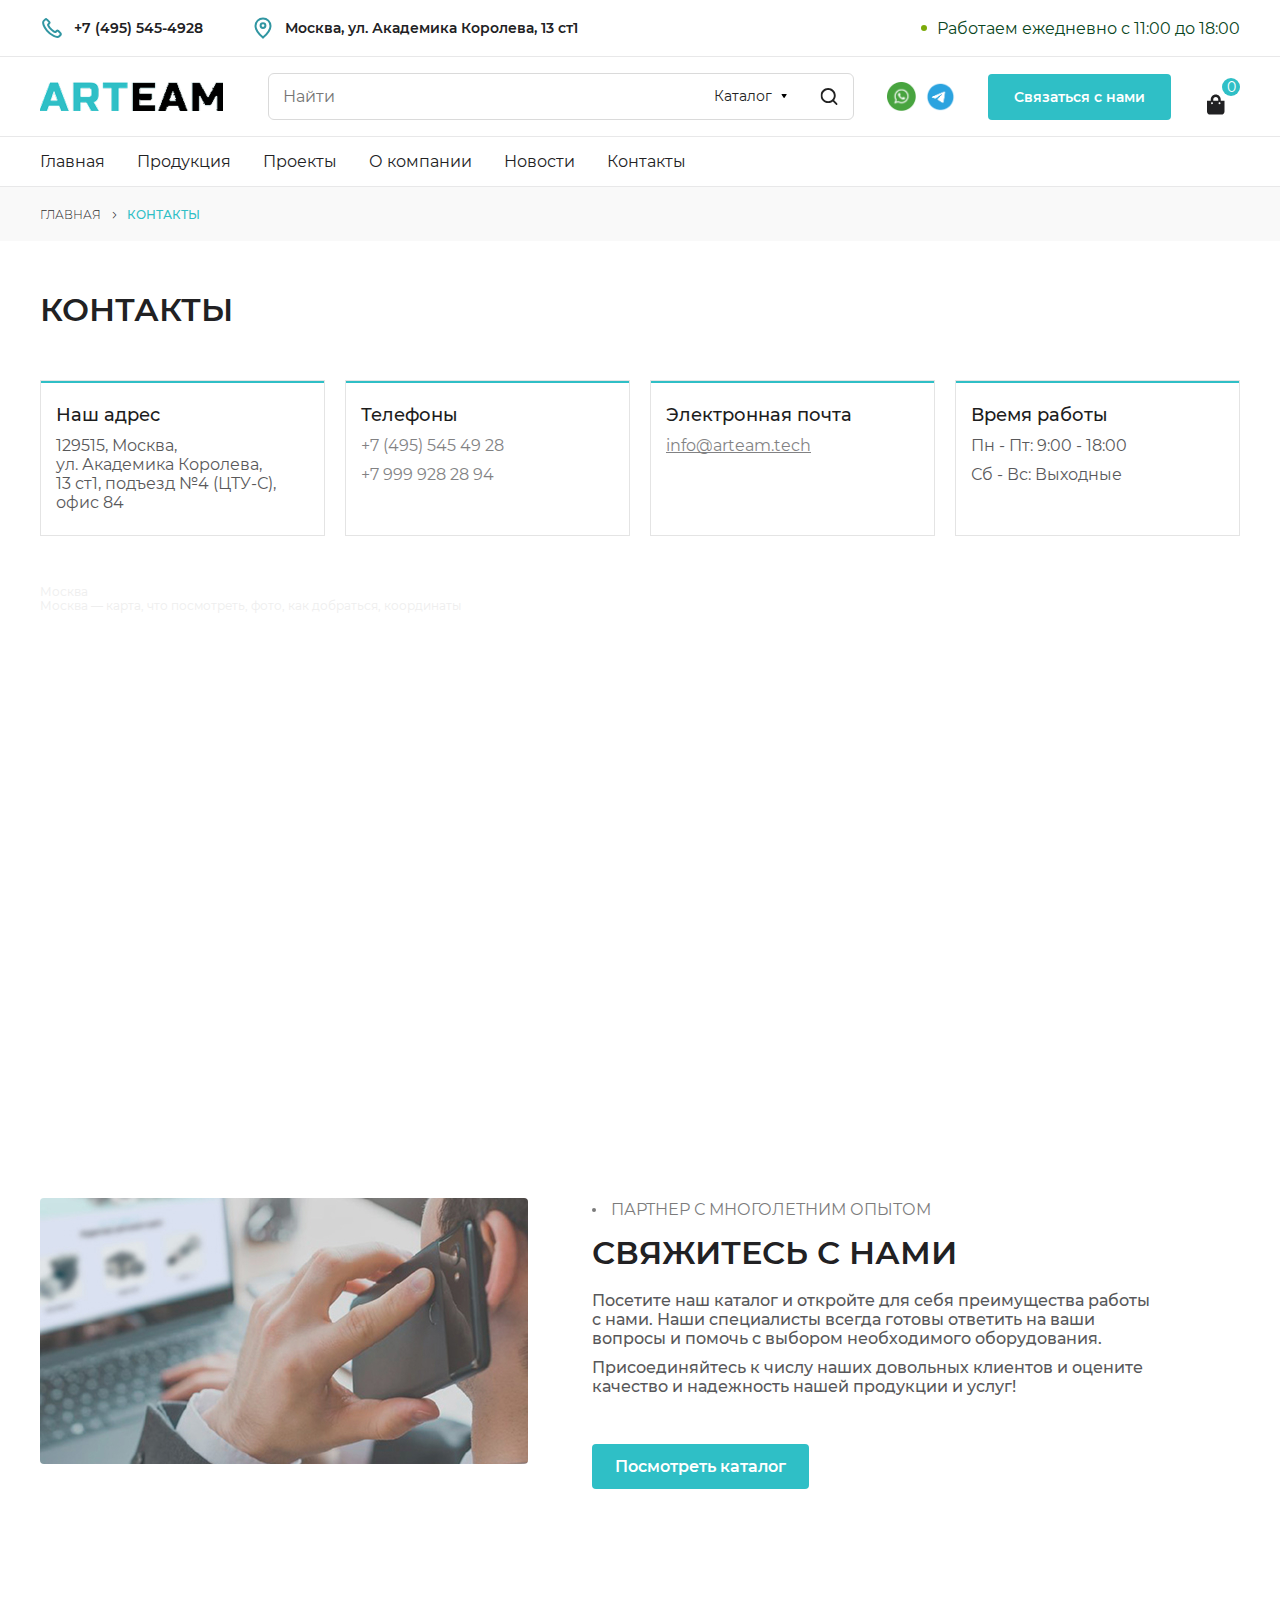
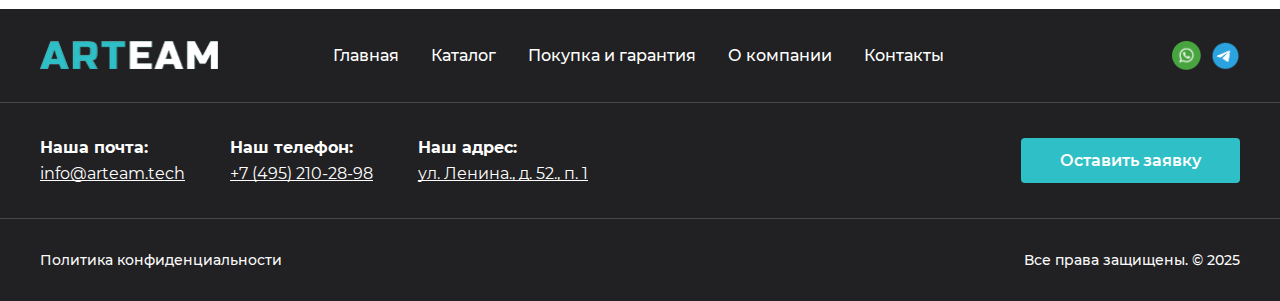
<file: contacts.html>
<!DOCTYPE html>
<html lang="ru">

<head>
  <meta charset="UTF-8">
  <meta name="viewport" content="width=device-width, initial-scale=1.0">
  <title>Document</title>
  <link rel="stylesheet" href="css/swiper.min.css">
  <link rel="stylesheet" href="css/style.css">
</head>

<body>
  <header class="header">
    <div class="container">
      <div class="header__top">
        <div class="header__contacts">
          <a class="header__contact" href="tel:+74955454928">
            <img src="img/icons/phone.svg" width="24" height="24" alt="Телефон">
            +7 (495) 545-4928
          </a>
          <div class="header__contact">
            <img src="img/icons/location.svg" width="24" height="24" alt="Адрес">
            Москва, ул. Академика Королева, 13 ст1
          </div>
        </div>
        <div class="header__time">Работаем ежедневно с 11:00 до 18:00</div>
      </div>
    </div>
    <div class="header__main">
      <div class="container">
        <div class="header__block">
          <a class="header__logo" href="/">
            <img src="img/logo.png" width="183" height="29" alt="ARTEAM">
          </a>
          <form class="header__form" action="/">
            <input class="header__input" type="text" placeholder="Найти">
            <div class="header__controls">
              <select id="pet-select">
                <button>
                  <selectedcontent></selectedcontent>
                </button>

                <option value="">Каталог</option>
                <option value="Винты">
                  <span class="option-label">Винты</span>
                </option>
                <option value="dog">
                  <span class="option-label">Детали</span>
                </option>
                <option value="hamster">
                  <span class="option-label">Мотор</span>
                </option>

                <option value="fish">
                  <span class="option-label">Средства</span>
                </option>
                <option value="snake">
                  <span class="option-label">Ещё</span>
                </option>
              </select>
              <button class="header__search">
                <img src="img/icons/search.svg" width="18" height="18" alt="Поиск">
              </button>
            </div>
          </form>
          <div class="header__socials">
            <a class="header__social" href="#" target="_blank">
              <img src="img/icons/whatsapp.png" width="29" height="29" alt="Whatsapp">
            </a>
            <a class="header__social" href="#" target="_blank">
              <img src="img/icons/telegram.png" width="29" height="29" alt="Telegram">
            </a>
          </div>
          <a class="header__connect" href="#">Связаться с нами</a>
          <a class="header__cart" href="#">
            <img class="header__shop" src="img/icons/shop.svg" width="18" height="21" alt="Корзина">
            <span class="header__count">0</span>
          </a>
        </div>
      </div>
    </div>
    <div class="header__bottom">
      <div class="container">
        <nav class="header__nav">
          <a class="header__link" href="#">Главная</a>
          <a class="header__link" href="#">Продукция</a>
          <a class="header__link" href="#">Проекты</a>
          <a class="header__link" href="#">О компании</a>
          <a class="header__link" href="#">Новости</a>
          <a class="header__link" href="#">Контакты</a>
        </nav>
      </div>
    </div>
  </header>
  <div class="breadcrumb">
    <div class="container">
      <div class="breadcrumb__list">
        <a class="breadcrumb__link" href="/">Главная</a>
        <div class="breadcrumb__separate">></div>
        <div class="breadcrumb__last">Контакты</div>
      </div>
    </div>
  </div>
  
  <section class="contacts">
    <div class="container">
      <h1 class="contacts__title">Контакты</h1>
      <div class="contacts__block">
        <div class="contacts__item">
          <h2 class="contacts__caption">Наш адрес</h2>
          <p class="contacts__text">
            129515, Москва, <br>ул. Академика Королева, <br>13 ст1, подъезд №4 (ЦТУ-С), <br>офис 84
          </p>
        </div>
        <div class="contacts__item">
          <h2 class="contacts__caption">Телефоны</h2>
          <p class="contacts__text">
            <a class="contacts__link" href="tel:+74955454928">+7 (495) 545 49 28</a>
            <span class="contacts__separate"></span>
            <a class="contacts__link" href="tel:+79999282894">+7 999 928 28 94</a>
          </p>
        </div>
        <div class="contacts__item">
          <h2 class="contacts__caption">Электронная почта</h2>
          <p class="contacts__text">
            <a class="contacts__mail" href="mailto:info@arteam.tech">info@arteam.tech</a>
          </p>
        </div>
        <div class="contacts__item">
          <h2 class="contacts__caption">Время работы</h2>
          <p class="contacts__text">
            Пн - Пт: 9:00 - 18:00
            <span class="contacts__separate"></span>
            Сб - Вс: Выходные
          </p>
        </div>
      </div>
      <div class="contacts__map">
        <div style="position:relative;overflow:hidden;"><a href="https://yandex.ru/maps/213/moscow/?utm_medium=mapframe&utm_source=maps" style="color:#eee;font-size:12px;position:absolute;top:0px;">Москва</a><a href="https://yandex.ru/maps/geo/moskva/53000094/?ll=37.619621%2C55.756071&source=serp_navig&utm_medium=mapframe&utm_source=maps&z=15.8" style="color:#eee;font-size:12px;position:absolute;top:14px;">Москва — карта, что посмотреть, фото, как добраться, координаты</a><iframe src="https://yandex.ru/map-widget/v1/?ll=37.619621%2C55.756071&mode=search&ol=geo&ouri=ymapsbm1%3A%2F%2Fgeo%3Fdata%3DCgg1MzAwMDA5NBIa0KDQvtGB0YHQuNGPLCDQnNC-0YHQutCy0LAiCg2GeBZCFQEGX0I%2C&source=serp_navig&z=15.8" width="1200" height="490" frameborder="0" allowfullscreen="true" style="position:relative;"></iframe></div>
      </div>
    </div>
  </section>
  <section class="service">
    <div class="container">
      <div class="service__block">
        <img class="service__image" src="img/service-image.jpg" width="488" height="266" loading="lazy" alt="Картинка">
        <div class="service__wrapper">
          <h3 class="main-suptitle">Партнер с многолетним опытом</h3>
          <h2 class="main-title">Свяжитесь с нами</h2>
          <p class="service__text">Посетите наш каталог и откройте для себя преимущества работы с нами. Наши специалисты
            всегда готовы ответить на ваши вопросы и помочь с выбором необходимого оборудования. <span
              class="service__separator"></span>Присоединяйтесь к числу наших довольных клиентов и оцените качество и
            надежность нашей продукции и услуг!</p>
          <a class="service__link" href="#">Посмотреть каталог</a>
        </div>
      </div>
    </div>
  </section>
  
  <footer class="footer">
    <div class="footer__t">
      <div class="container">
        <div class="footer__top">
          <a class="footer__logo" href="/">
            <img src="img/logo-second.png" width="178" height="28" loading="lazy" alt="ARTEAM">
          </a>
          <nav class="footer__nav">
            <a class="footer__link" href="#">Главная</a>
            <a class="footer__link" href="#">Каталог</a>
            <a class="footer__link" href="#">Покупка и гарантия</a>
            <a class="footer__link" href="#">О компании</a>
            <a class="footer__link" href="#">Контакты</a>
          </nav>
          <div class="footer__socials">
            <a class="footer__social" href="#" target="_blank">
              <img src="img/icons/whatsapp.png" width="29" height="29" alt="Whatsapp">
            </a>
            <a class="footer__social" href="#" target="_blank">
              <img src="img/icons/telegram.png" width="29" height="29" alt="Telegram">
            </a>
          </div>
        </div>
      </div>
    </div>
    <div class="footer__m">
      <div class="container">
        <div class="footer__middle">
          <div class="footer__info">
            <div class="footer__item">
              <p class="footer__label">Наша почта:</p>
              <a class="footer__value" href="#">info@arteam.tech</a>
            </div>
            <div class="footer__item">
              <p class="footer__label">Наш телефон:</p>
              <a class="footer__value" href="#">+7 (495) 210-28-98</a>
            </div>
            <div class="footer__item">
              <p class="footer__label">Наш адрес:</p>
              <div class="footer__value">ул. Ленина., д. 52., п. 1</div>
            </div>
          </div>
          <a class="footer__message" href="#">Оставить заявку</a>
        </div>
      </div>
    </div>
    <div class="footer__b">
      <div class="container">
        <div class="footer__bottom">
          <a class="footer__privacy" href="#">Политика конфиденциальности</a>
          <p class="footer__copy">Все права защищены. © 2025</p>
        </div>
      </div>
    </div>
  </footer>

  <script src="js/swiper.min.js"></script>
  <script src="js/script.js"></script>
</body>

</html>
</file>
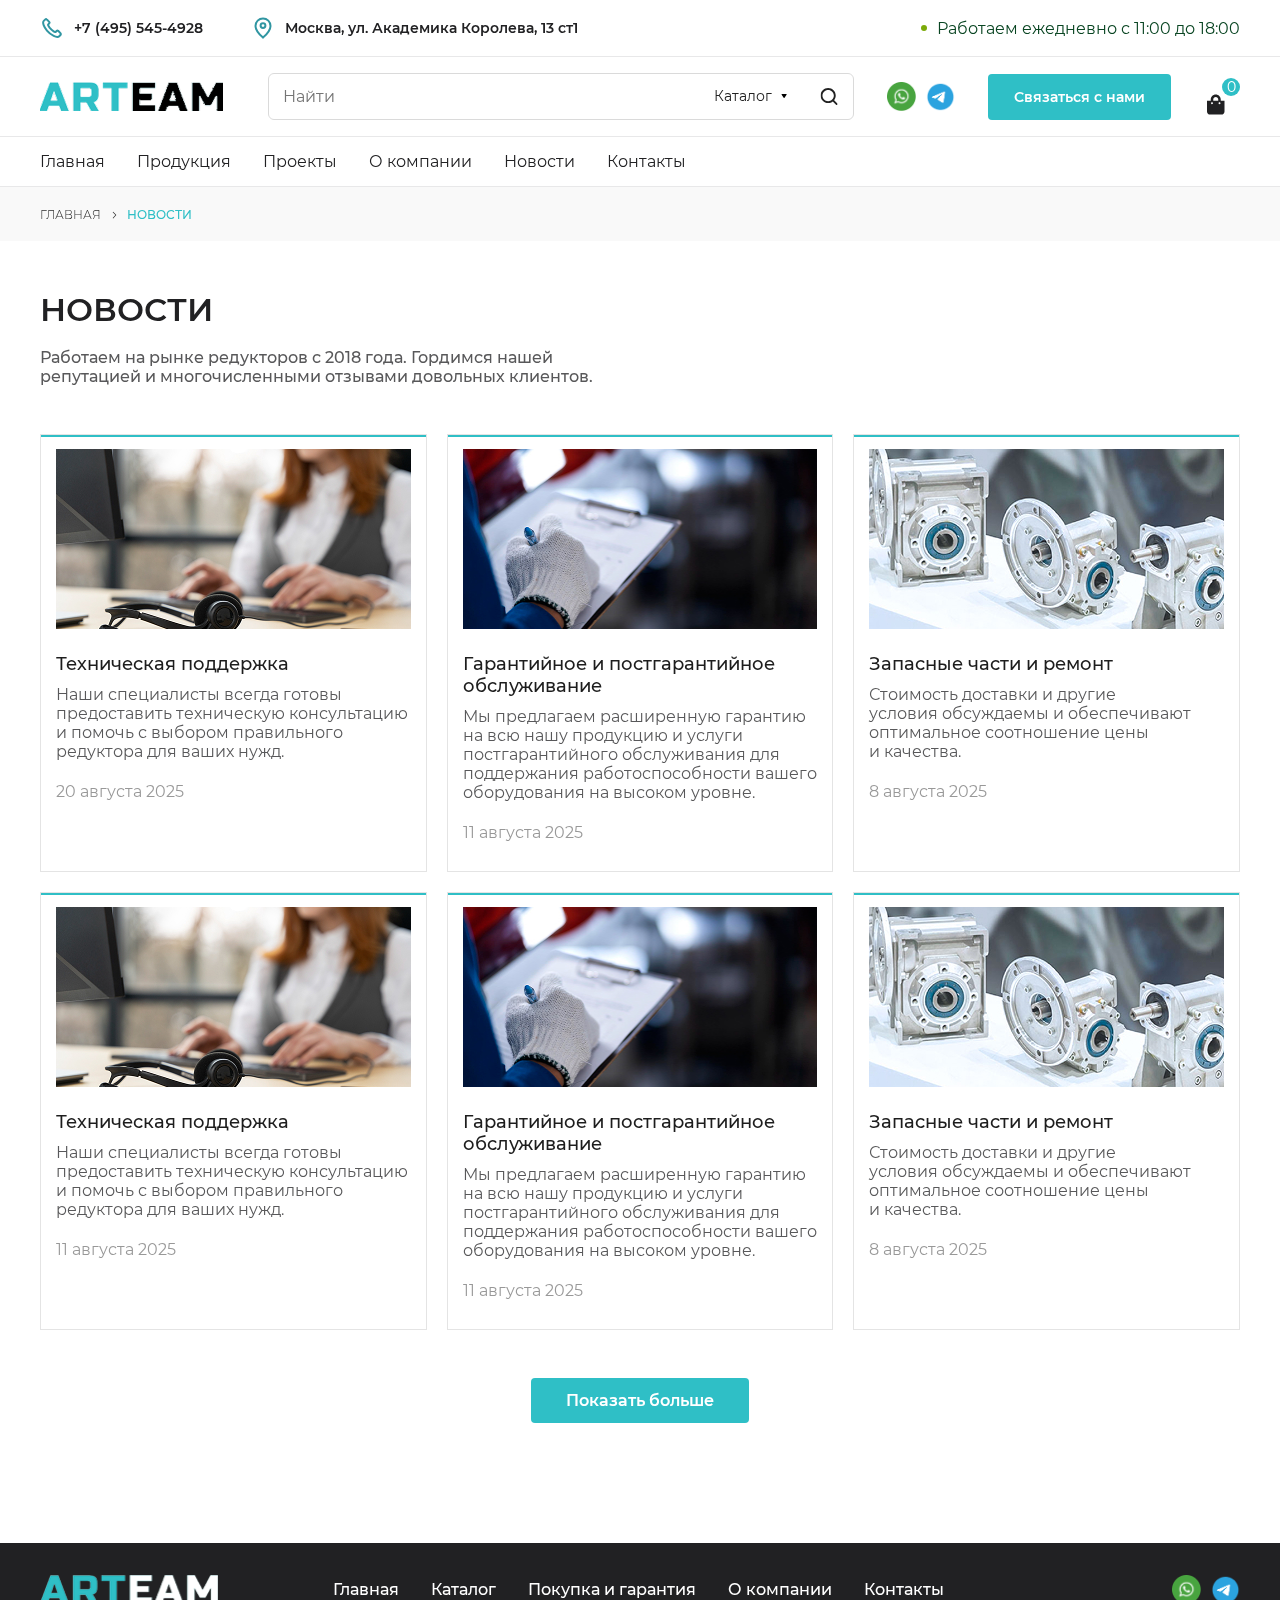
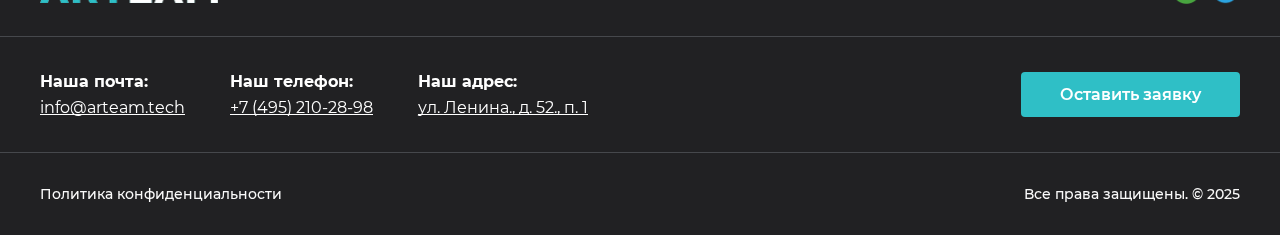
<file: news.html>
<!DOCTYPE html>
<html lang="ru">

<head>
  <meta charset="UTF-8">
  <meta name="viewport" content="width=device-width, initial-scale=1.0">
  <title>Document</title>
  <link rel="stylesheet" href="css/swiper.min.css">
  <link rel="stylesheet" href="css/style.css">
</head>

<body>
  <header class="header">
    <div class="container">
      <div class="header__top">
        <div class="header__contacts">
          <a class="header__contact" href="tel:+74955454928">
            <img src="img/icons/phone.svg" width="24" height="24" alt="Телефон">
            +7 (495) 545-4928
          </a>
          <div class="header__contact address">
            <img src="img/icons/location.svg" width="24" height="24" alt="Адрес">
            Москва, ул. Академика Королева, 13 ст1
          </div>
        </div>
        <div class="header__time">Работаем ежедневно с 11:00 до 18:00</div>
      </div>
    </div>
    <div class="header__main">
      <div class="container">
        <div class="header__block">
          <button class="header__butter">
            <img src="img/icons/burger.svg" width="32" height="32" alt="Открыть меню">
          </button>
          <a class="header__logo" href="/">
            <img src="img/logo.png" width="183" height="29" alt="ARTEAM">
          </a>
          <form class="header__form" action="/">
            <input class="header__input" type="text" placeholder="Найти">
            <div class="header__controls">
              <select id="pet-select">
                <button>
                  <selectedcontent></selectedcontent>
                </button>

                <option value="">Каталог</option>
                <option value="Винты">
                  <span class="option-label">Винты</span>
                </option>
                <option value="dog">
                  <span class="option-label">Детали</span>
                </option>
                <option value="hamster">
                  <span class="option-label">Мотор</span>
                </option>

                <option value="fish">
                  <span class="option-label">Средства</span>
                </option>
                <option value="snake">
                  <span class="option-label">Ещё</span>
                </option>
              </select>
              <button class="header__search">
                <img src="img/icons/search.svg" width="18" height="18" alt="Поиск">
              </button>
            </div>
          </form>
          <div class="header__socials">
            <a class="header__social" href="#" target="_blank">
              <img src="img/icons/whatsapp.png" width="29" height="29" alt="Whatsapp">
            </a>
            <a class="header__social" href="#" target="_blank">
              <img src="img/icons/telegram.png" width="29" height="29" alt="Telegram">
            </a>
          </div>
          <a class="header__connect" href="#">Связаться с нами</a>
          <a class="header__cart" href="#">
            <img class="header__shop" src="img/icons/shop.svg" width="18" height="21" alt="Корзина">
            <span class="header__count">0</span>
          </a>
        </div>
      </div>
    </div>
    <div class="header__bottom">
      <div class="container">
        <nav class="header__nav">
          <a class="header__link" href="#">Главная</a>
          <a class="header__link" href="#">Продукция</a>
          <a class="header__link" href="#">Проекты</a>
          <a class="header__link" href="#">О компании</a>
          <a class="header__link" href="#">Новости</a>
          <a class="header__link" href="#">Контакты</a>
        </nav>
      </div>
    </div>
  </header>
  <div class="header-mobile">
    <div class="header-mobile__bg"></div>
    <div class="header-mobile__inner">
      <div class="header-mobile__top">
        <a class="header-mobile__logo" href="/">
          <img src="img/logo.png" width="183" height="29" loading="lazy" alt="ARTEAM">
        </a>
        <div class="header-mobile__close">
          <img src="img/icons/close.svg" width="25" height="25" alt="Закрыть меню">
        </div>
      </div>
      <form class="header__form" action="/">
            <input class="header__input" type="text" placeholder="Найти">
            <div class="header__controls">
              <select id="pet-select">
                <button>
                  <selectedcontent></selectedcontent>
                </button>

                <option value="">Каталог</option>
                <option value="Винты">
                  <span class="option-label">Винты</span>
                </option>
                <option value="dog">
                  <span class="option-label">Детали</span>
                </option>
                <option value="hamster">
                  <span class="option-label">Мотор</span>
                </option>

                <option value="fish">
                  <span class="option-label">Средства</span>
                </option>
                <option value="snake">
                  <span class="option-label">Ещё</span>
                </option>
              </select>
              <button class="header__search">
                <img src="img/icons/search.svg" width="18" height="18" alt="Поиск">
              </button>
            </div>
          </form>
      <nav class="header-mobile__nav">
        <a class="header-mobile__link" href="#">Главная</a>
        <a class="header-mobile__link" href="#">Продукция</a>
        <a class="header-mobile__link" href="#">Проекты</a>
        <a class="header-mobile__link" href="#">О компании</a>
        <a class="header-mobile__link" href="#">Новости</a>
        <a class="header-mobile__link" href="#">Контакты</a>
      </nav>
       <a class="header__connect" href="#">Связаться с нами</a>
      <div class="header__contact address">
        <img src="img/icons/location.svg" width="24" height="24" alt="Адрес">
        Москва, ул. Академика Королева, 13 ст1
      </div>
      <div class="header__time">Работаем ежедневно с 11:00 до 18:00</div>
    </div>
  </div>
  <div class="breadcrumb">
    <div class="container">
      <div class="breadcrumb__list">
        <a class="breadcrumb__link" href="/">Главная</a>
        <div class="breadcrumb__separate">></div>
        <div class="breadcrumb__last">Новости</div>
      </div>
    </div>
  </div>
  
  <section class="projects">
    <div class="container">
      <h1 class="projects__title">Новости</h1>
      <p class="projects__subtitle">Работаем на рынке редукторов с 2018 года. Гордимся нашей репутацией и многочисленными отзывами довольных клиентов.</p>
      <div class="features__block">
        <a class="features__item" href="#">
          <img class="features__image" src="img/serv-1.jpg" width="355" height="180" loading="lazy" alt="Картинка">
          <span class="features__caption">Техническая поддержка</span>
          <span class="features__text">Наши специалисты всегда готовы предоставить техническую консультацию и&nbsp;помочь с выбором правильного редуктора для ваших нужд.</span>
          <span class="features__date">20 августа 2025</span>
        </a>
        <a class="features__item" href="#">
          <img class="features__image" src="img/serv-2.jpg" width="355" height="180" loading="lazy" alt="Картинка">
          <span class="features__caption">Гарантийное и постгарантийное обслуживание</span>
          <span class="features__text">Мы предлагаем расширенную гарантию <br>на всю нашу продукцию и услуги <br>постгарантийного обслуживания для <br>поддержания работоспособности вашего <br>оборудования на высоком уровне.</span>
          <span class="features__date">11 августа 2025</span>
        </a>
        <a class="features__item" href="#">
          <img class="features__image" src="img/serv-3.jpg" width="355" height="180" loading="lazy" alt="Картинка">
          <span class="features__caption">Запасные части и ремонт</span>
          <span class="features__text">Стоимость доставки и другие <br>условия обсуждаемы и обеспечивают оптимальное соотношение цены и&nbsp;качества.</span>
          <span class="features__date">8 августа 2025</span>
        </a>
        <a class="features__item" href="#">
          <img class="features__image" src="img/serv-1.jpg" width="355" height="180" loading="lazy" alt="Картинка">
          <span class="features__caption">Техническая поддержка</span>
          <span class="features__text">Наши специалисты всегда готовы предоставить техническую консультацию и&nbsp;помочь с выбором правильного редуктора для ваших нужд.</span>
          <span class="features__date">11 августа 2025</span>
        </a>
        <a class="features__item" href="#">
          <img class="features__image" src="img/serv-2.jpg" width="355" height="180" loading="lazy" alt="Картинка">
          <span class="features__caption">Гарантийное и постгарантийное обслуживание</span>
          <span class="features__text">Мы предлагаем расширенную гарантию <br>на всю нашу продукцию и услуги <br>постгарантийного обслуживания для <br>поддержания работоспособности вашего <br>оборудования на высоком уровне.</span>
          <span class="features__date">11 августа 2025</span>
        </a>
        <a class="features__item" href="#">
          <img class="features__image" src="img/serv-3.jpg" width="355" height="180" loading="lazy" alt="Картинка">
          <span class="features__caption">Запасные части и ремонт</span>
          <span class="features__text">Стоимость доставки и другие <br>условия обсуждаемы и обеспечивают оптимальное соотношение цены и&nbsp;качества.</span>
          <span class="features__date">8 августа 2025</span>
        </a>
      </div>
      <div class="features__align">
        <a class="features__more" href="#">Показать больше</a>
      </div>
    </div>
  </section> 
  
  <footer class="footer">
    <div class="footer__t">
      <div class="container">
        <div class="footer__top">
          <a class="footer__logo" href="/">
            <img src="img/logo-second.png" width="178" height="28" loading="lazy" alt="ARTEAM">
          </a>
          <nav class="footer__nav">
            <a class="footer__link" href="#">Главная</a>
            <a class="footer__link" href="#">Каталог</a>
            <a class="footer__link" href="#">Покупка и гарантия</a>
            <a class="footer__link" href="#">О компании</a>
            <a class="footer__link" href="#">Контакты</a>
          </nav>
          <div class="footer__socials">
            <a class="footer__social" href="#" target="_blank">
              <img src="img/icons/whatsapp.png" width="29" height="29" alt="Whatsapp">
            </a>
            <a class="footer__social" href="#" target="_blank">
              <img src="img/icons/telegram.png" width="29" height="29" alt="Telegram">
            </a>
          </div>
        </div>
      </div>
    </div>
    <div class="footer__m">
      <div class="container">
        <div class="footer__middle">
          <div class="footer__info">
            <div class="footer__item">
              <p class="footer__label">Наша почта:</p>
              <a class="footer__value" href="#">info@arteam.tech</a>
            </div>
            <div class="footer__item">
              <p class="footer__label">Наш телефон:</p>
              <a class="footer__value" href="#">+7 (495) 210-28-98</a>
            </div>
            <div class="footer__item">
              <p class="footer__label">Наш адрес:</p>
              <div class="footer__value">ул. Ленина., д. 52., п. 1</div>
            </div>
          </div>
          <a class="footer__message" href="#">Оставить заявку</a>
        </div>
      </div>
    </div>
    <div class="footer__b">
      <div class="container">
        <div class="footer__bottom">
          <a class="footer__privacy" href="#">Политика конфиденциальности</a>
          <p class="footer__copy">Все права защищены. © 2025</p>
        </div>
      </div>
    </div>
  </footer>

  <script src="js/swiper.min.js"></script>
  <script src="js/script.js"></script>
</body>

</html>
</file>
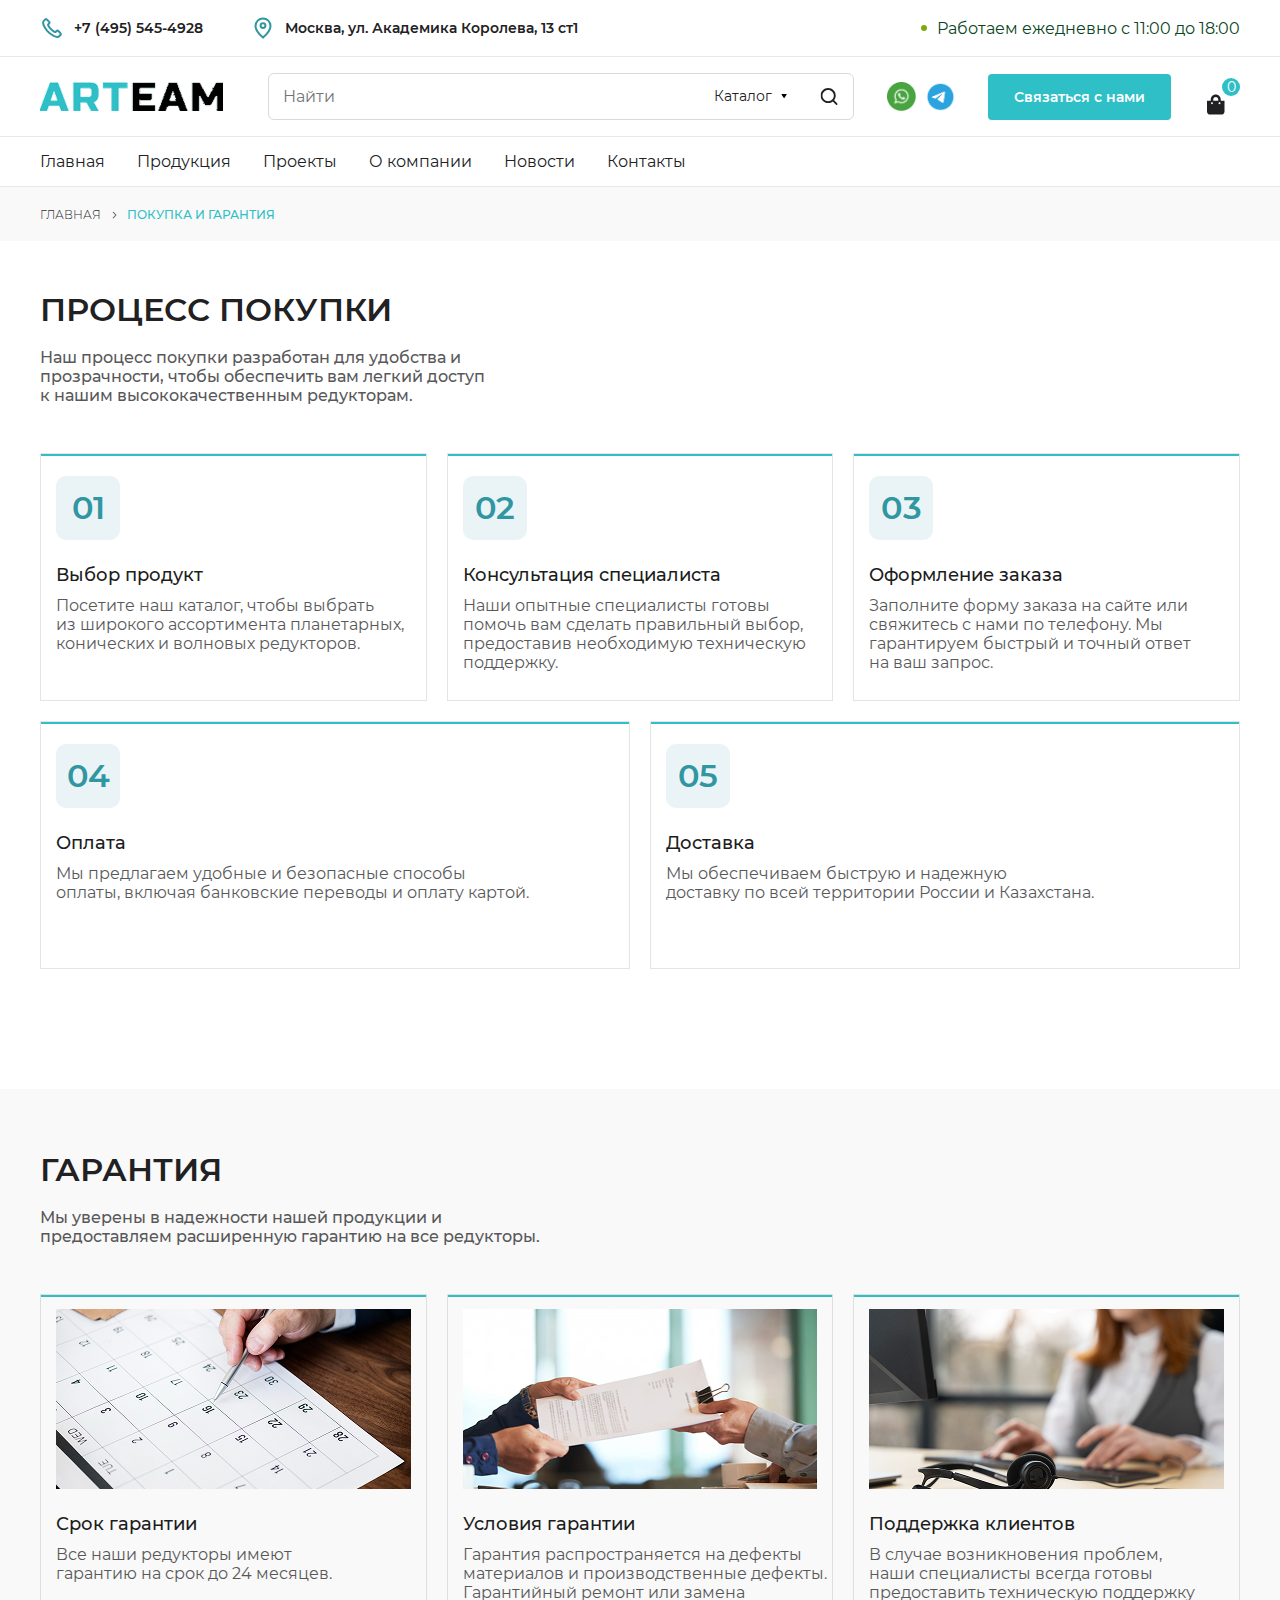
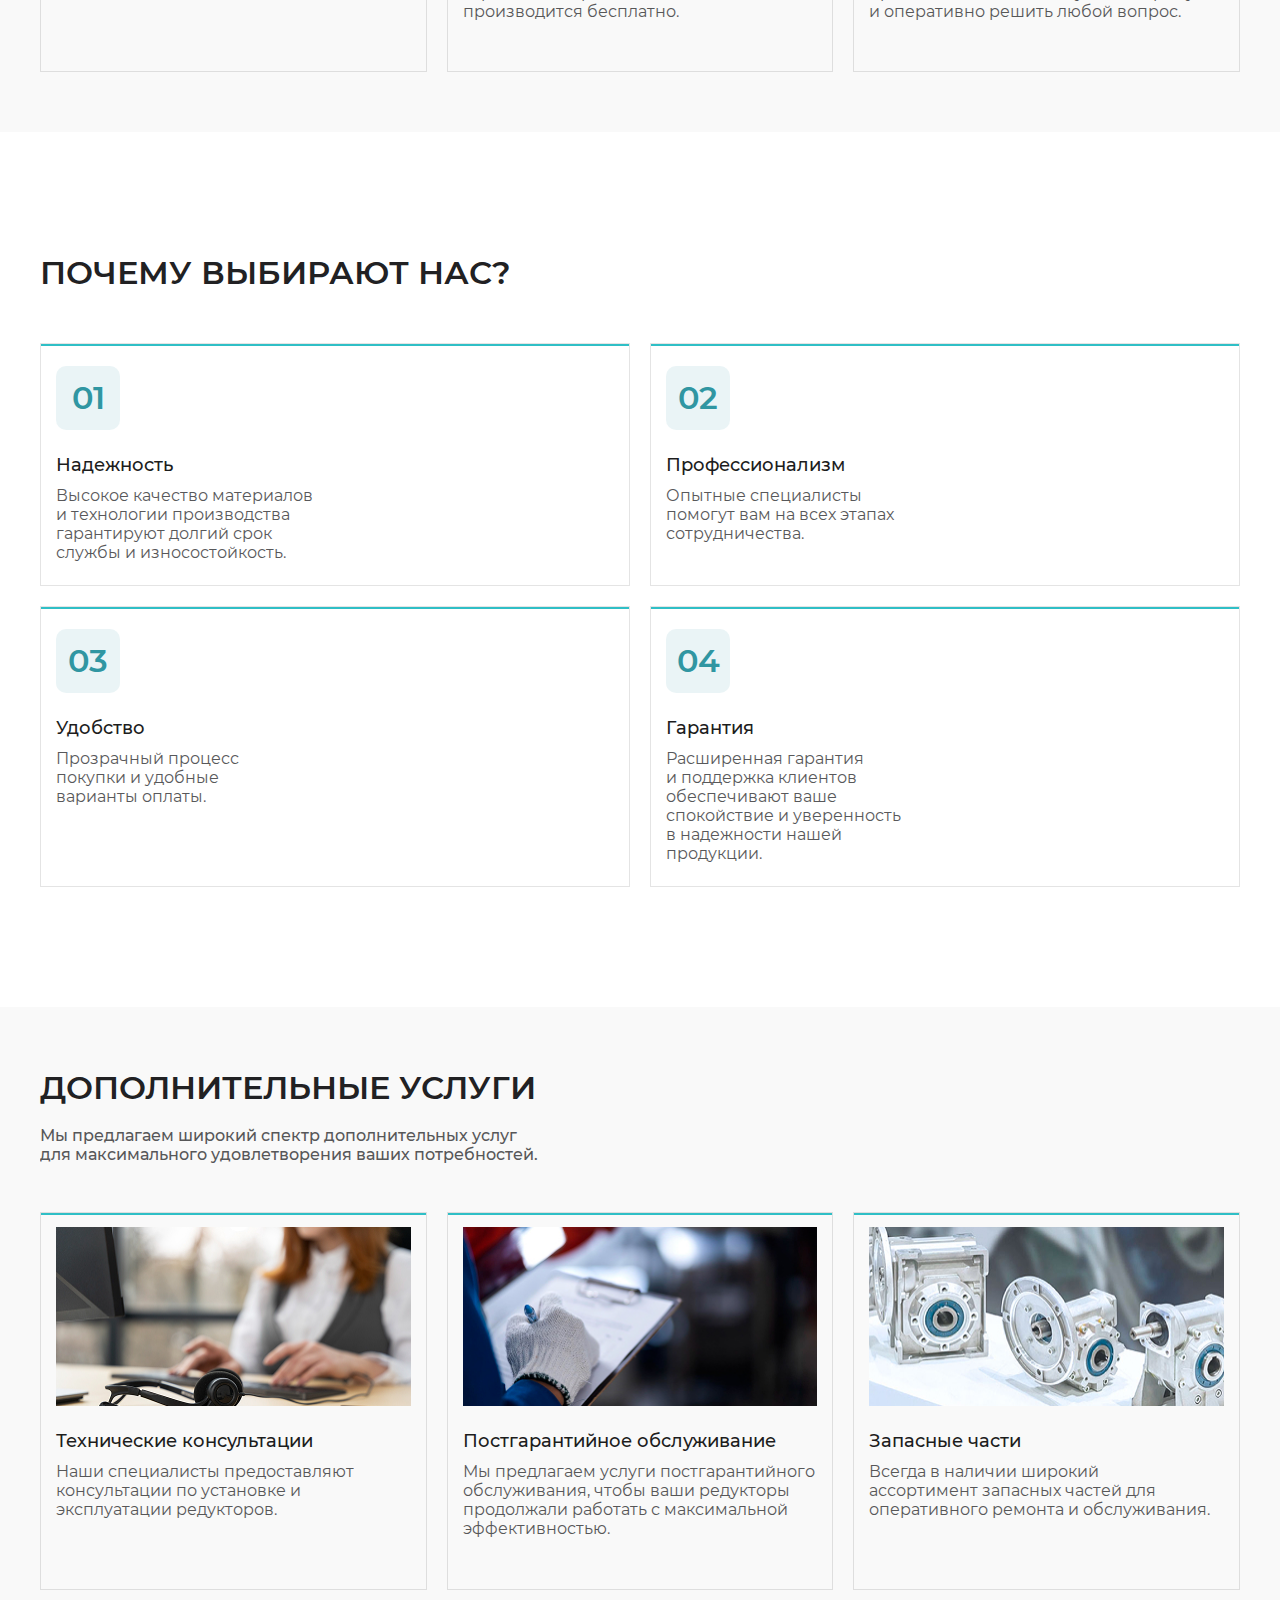
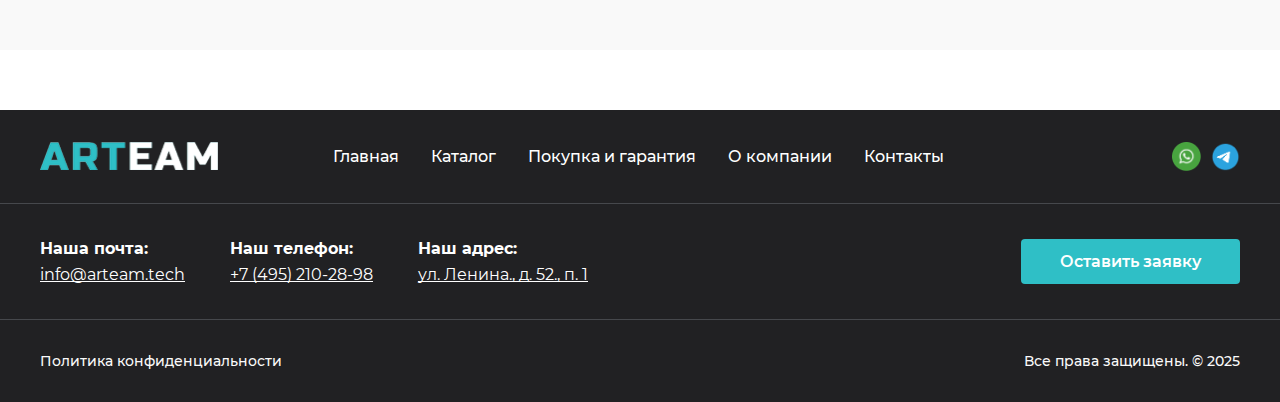
<file: payment.html>
<!DOCTYPE html>
<html lang="ru">

<head>
  <meta charset="UTF-8">
  <meta name="viewport" content="width=device-width, initial-scale=1.0">
  <title>Document</title>
  <link rel="stylesheet" href="css/swiper.min.css">
  <link rel="stylesheet" href="css/style.css">
</head>

<body>
  <header class="header">
    <div class="container">
      <div class="header__top">
        <div class="header__contacts">
          <a class="header__contact" href="tel:+74955454928">
            <img src="img/icons/phone.svg" width="24" height="24" alt="Телефон">
            +7 (495) 545-4928
          </a>
          <div class="header__contact">
            <img src="img/icons/location.svg" width="24" height="24" alt="Адрес">
            Москва, ул. Академика Королева, 13 ст1
          </div>
        </div>
        <div class="header__time">Работаем ежедневно с 11:00 до 18:00</div>
      </div>
    </div>
    <div class="header__main">
      <div class="container">
        <div class="header__block">
          <a class="header__logo" href="/">
            <img src="img/logo.png" width="183" height="29" alt="ARTEAM">
          </a>
          <form class="header__form" action="/">
            <input class="header__input" type="text" placeholder="Найти">
            <div class="header__controls">
              <select id="pet-select">
                <button>
                  <selectedcontent></selectedcontent>
                </button>

                <option value="">Каталог</option>
                <option value="Винты">
                  <span class="option-label">Винты</span>
                </option>
                <option value="dog">
                  <span class="option-label">Детали</span>
                </option>
                <option value="hamster">
                  <span class="option-label">Мотор</span>
                </option>

                <option value="fish">
                  <span class="option-label">Средства</span>
                </option>
                <option value="snake">
                  <span class="option-label">Ещё</span>
                </option>
              </select>
              <button class="header__search">
                <img src="img/icons/search.svg" width="18" height="18" alt="Поиск">
              </button>
            </div>
          </form>
          <div class="header__socials">
            <a class="header__social" href="#" target="_blank">
              <img src="img/icons/whatsapp.png" width="29" height="29" alt="Whatsapp">
            </a>
            <a class="header__social" href="#" target="_blank">
              <img src="img/icons/telegram.png" width="29" height="29" alt="Telegram">
            </a>
          </div>
          <a class="header__connect" href="#">Связаться с нами</a>
          <a class="header__cart" href="#">
            <img class="header__shop" src="img/icons/shop.svg" width="18" height="21" alt="Корзина">
            <span class="header__count">0</span>
          </a>
        </div>
      </div>
    </div>
    <div class="header__bottom">
      <div class="container">
        <nav class="header__nav">
          <a class="header__link" href="#">Главная</a>
          <a class="header__link" href="#">Продукция</a>
          <a class="header__link" href="#">Проекты</a>
          <a class="header__link" href="#">О компании</a>
          <a class="header__link" href="#">Новости</a>
          <a class="header__link" href="#">Контакты</a>
        </nav>
      </div>
    </div>
  </header>
  <div class="breadcrumb">
    <div class="container">
      <div class="breadcrumb__list">
        <a class="breadcrumb__link" href="/">Главная</a>
        <div class="breadcrumb__separate">></div>
        <div class="breadcrumb__last">Покупка и гарантия</div>
      </div>
    </div>
  </div>
  
  <section class="process">
    <div class="container">
      <h1 class="process__title">Процесс Покупки</h1>
      <p class="process__text">Наш процесс покупки разработан для удобства и <br>прозрачности, чтобы обеспечить вам легкий доступ <br>к нашим высококачественным редукторам.</p>
      <div class="why__block second">
        <div class="why__item">
          <div class="why__point">01</div>
          <h3 class="why__caption">Выбор продукт</h3>
          <p class="why__text">Посетите наш каталог, чтобы выбрать <br>из широкого ассортимента планетарных, <br>конических и волновых редукторов.</p>
        </div>
        <div class="why__item">
          <div class="why__point">02</div>
          <h3 class="why__caption">Консультация специалиста</h3>
          <p class="why__text">Наши опытные специалисты  готовы <br>помочь вам сделать правильный выбор, <br>предоставив необходимую техническую  поддержку.</p>
        </div>
        <div class="why__item">
          <div class="why__point">03</div>
          <h3 class="why__caption">Оформление заказа</h3>
          <p class="why__text">Заполните форму заказа на сайте или <br>свяжитесь с нами по телефону. Мы <br>гарантируем быстрый и точный ответ <br>на ваш запрос.</p>
        </div>
        <div class="why__item large">
          <div class="why__point">04</div>
          <h3 class="why__caption">Оплата</h3>
          <p class="why__text">Мы предлагаем удобные и безопасные способы <br>оплаты, включая банковские переводы и оплату картой.</p>
        </div>
        <div class="why__item large">
          <div class="why__point">05</div>
          <h3 class="why__caption">Доставка</h3>
          <p class="why__text">Мы обеспечиваем быструю и надежную <br>доставку по всей территории России и Казахстана.</p>
        </div>
      </div>
    </div>
  </section>
<section class="projects second">
    <div class="container">
      <h2 class="projects__title">Гарантия</h2>
      <p class="projects__subtitle">Мы уверены в надежности нашей продукции и <br>предоставляем расширенную гарантию на все редукторы.</p>
      <div class="features__block">
        <a class="features__item second" href="#">
          <img class="features__image" src="img/garan-1.jpg" width="355" height="180" loading="lazy" alt="Картинка">
          <span class="features__caption">Срок гарантии</span>
          <span class="features__text">Все наши редукторы имеют <br>гарантию на срок до 24 месяцев.</span>
        </a>
        <a class="features__item second" href="#">
          <img class="features__image" src="img/garan-2.jpg" width="355" height="180" loading="lazy" alt="Картинка">
          <span class="features__caption">Условия гарантии</span>
          <p class="features__text">Гарантия распространяется на дефекты <br>материалов и производственные дефекты. <br>Гарантийный ремонт или замена <br>производится бесплатно.</p>
        </a>
        <a class="features__item second" href="#">
          <img class="features__image" src="img/garan-3.jpg" width="355" height="180" loading="lazy" alt="Картинка">
          <span class="features__caption">Поддержка клиентов</span>
          <span class="features__text">В случае возникновения проблем, <br>наши специалисты всегда готовы <br>предоставить техническую поддержку <br>и оперативно решить любой вопрос.</span>
        </a>
      </div>
    </div>
  </section> 
  <section class="process second">
    <div class="container">
      <h1 class="process__title">Почему выбирают нас?</h1>
      <div class="why__block third">
        <div class="why__item">
          <div class="why__point">01</div>
          <h3 class="why__caption">Надежность</h3>
          <p class="why__text">Высокое качество материалов <br>и технологии производства <br>гарантируют долгий срок <br>службы и износостойкость.</p>
        </div>
        <div class="why__item">
          <div class="why__point">02</div>
          <h3 class="why__caption">Профессионализм</h3>
          <p class="why__text">Опытные специалисты <br>помогут вам на всех этапах <br>сотрудничества.</p>
        </div>
        <div class="why__item">
          <div class="why__point">03</div>
          <h3 class="why__caption">Удобство</h3>
          <p class="why__text">Прозрачный процесс <br>покупки и удобные <br>варианты оплаты.</p>
        </div>
        <div class="why__item">
          <div class="why__point">04</div>
          <h3 class="why__caption">Гарантия</h3>
          <p class="why__text">Расширенная гарантия <br>и поддержка клиентов <br>обеспечивают ваше <br>спокойствие и уверенность <br>в надежности нашей <br>продукции.</p>
        </div>
        
      </div>
    </div>
  </section>
<section class="projects third">
    <div class="container">
      <h2 class="projects__title">Дополнительные Услуги</h2>
      <p class="projects__subtitle">Мы предлагаем широкий спектр дополнительных услуг <br>для максимального удовлетворения ваших потребностей.</p>
      <div class="features__block">
        <a class="features__item second" href="#">
          <img class="features__image" src="img/serv-1.jpg" width="355" height="180" loading="lazy" alt="Картинка">
          <span class="features__caption">Технические консультации</span>
          <span class="features__text">Наши специалисты предоставляют <br>консультации по установке и <br>эксплуатации редукторов.</span>
        </a>
        <a class="features__item second" href="#">
          <img class="features__image" src="img/serv-2.jpg" width="355" height="180" loading="lazy" alt="Картинка">
          <span class="features__caption">Постгарантийное обслуживание</span>
          <p class="features__text">Мы предлагаем услуги постгарантийного <br>обслуживания, чтобы ваши редукторы <br>продолжали работать с максимальной <br>эффективностью.</p>
        </a>
        <a class="features__item second" href="#">
          <img class="features__image" src="img/serv-3.jpg" width="355" height="180" loading="lazy" alt="Картинка">
          <span class="features__caption">Запасные части</span>
          <span class="features__text">Всегда в наличии широкий <br>ассортимент запасных частей для <br>оперативного ремонта и обслуживания.</span>
        </a>
      </div>
    </div>
  </section> 
  <footer class="footer">
    <div class="footer__t">
      <div class="container">
        <div class="footer__top">
          <a class="footer__logo" href="/">
            <img src="img/logo-second.png" width="178" height="28" loading="lazy" alt="ARTEAM">
          </a>
          <nav class="footer__nav">
            <a class="footer__link" href="#">Главная</a>
            <a class="footer__link" href="#">Каталог</a>
            <a class="footer__link" href="#">Покупка и гарантия</a>
            <a class="footer__link" href="#">О компании</a>
            <a class="footer__link" href="#">Контакты</a>
          </nav>
          <div class="footer__socials">
            <a class="footer__social" href="#" target="_blank">
              <img src="img/icons/whatsapp.png" width="29" height="29" alt="Whatsapp">
            </a>
            <a class="footer__social" href="#" target="_blank">
              <img src="img/icons/telegram.png" width="29" height="29" alt="Telegram">
            </a>
          </div>
        </div>
      </div>
    </div>
    <div class="footer__m">
      <div class="container">
        <div class="footer__middle">
          <div class="footer__info">
            <div class="footer__item">
              <p class="footer__label">Наша почта:</p>
              <a class="footer__value" href="#">info@arteam.tech</a>
            </div>
            <div class="footer__item">
              <p class="footer__label">Наш телефон:</p>
              <a class="footer__value" href="#">+7 (495) 210-28-98</a>
            </div>
            <div class="footer__item">
              <p class="footer__label">Наш адрес:</p>
              <div class="footer__value">ул. Ленина., д. 52., п. 1</div>
            </div>
          </div>
          <a class="footer__message" href="#">Оставить заявку</a>
        </div>
      </div>
    </div>
    <div class="footer__b">
      <div class="container">
        <div class="footer__bottom">
          <a class="footer__privacy" href="#">Политика конфиденциальности</a>
          <p class="footer__copy">Все права защищены. © 2025</p>
        </div>
      </div>
    </div>
  </footer>

  <script src="js/swiper.min.js"></script>
  <script src="js/script.js"></script>
</body>

</html>
</file>
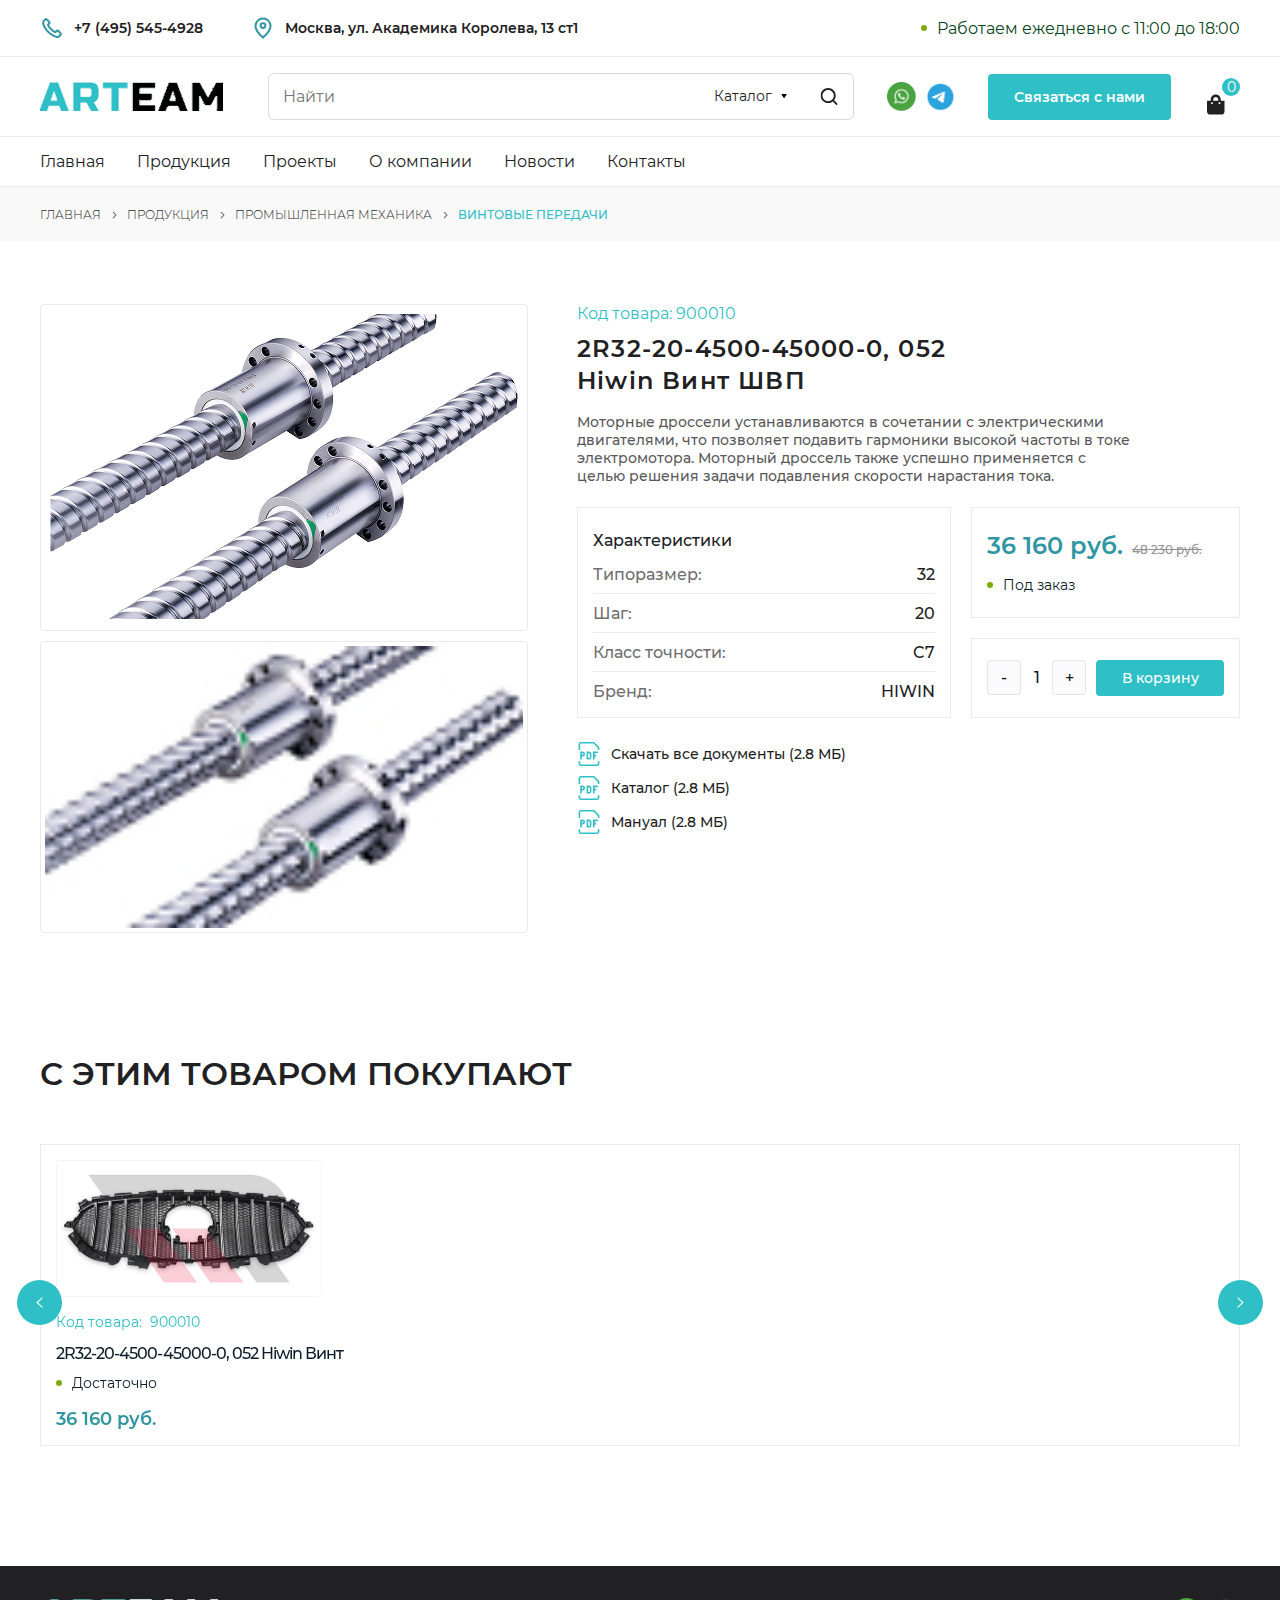
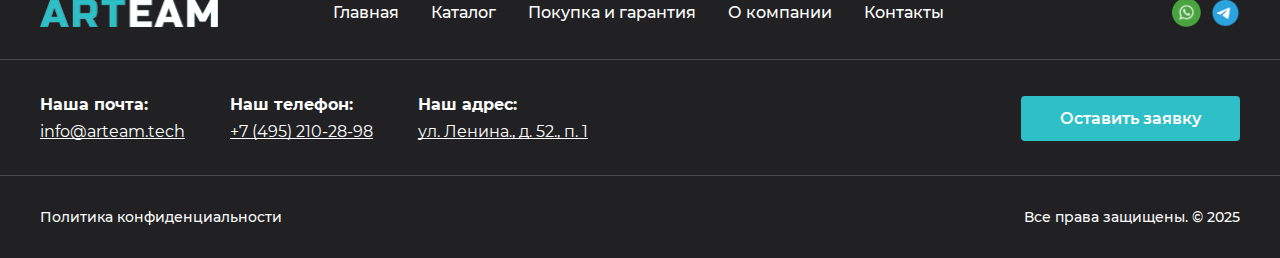
<file: product.html>
<!DOCTYPE html>
<html lang="ru">

<head>
  <meta charset="UTF-8">
  <meta name="viewport" content="width=device-width, initial-scale=1.0">
  <title>Document</title>
  <link rel="stylesheet" href="css/swiper.min.css">
  <link rel="stylesheet" href="css/fancybox.min.css">
  <link rel="stylesheet" href="css/style.css">
</head>

<body>
  <header class="header">
    <div class="container">
      <div class="header__top">
        <div class="header__contacts">
          <a class="header__contact" href="tel:+74955454928">
            <img src="img/icons/phone.svg" width="24" height="24" alt="Телефон">
            +7 (495) 545-4928
          </a>
          <div class="header__contact">
            <img src="img/icons/location.svg" width="24" height="24" alt="Адрес">
            Москва, ул. Академика Королева, 13 ст1
          </div>
        </div>
        <div class="header__time">Работаем ежедневно с 11:00 до 18:00</div>
      </div>
    </div>
    <div class="header__main">
      <div class="container">
        <div class="header__block">
          <a class="header__logo" href="/">
            <img src="img/logo.png" width="183" height="29" alt="ARTEAM">
          </a>
          <form class="header__form" action="/">
            <input class="header__input" type="text" placeholder="Найти">
            <div class="header__controls">
              <select id="pet-select">
                <button>
                  <selectedcontent></selectedcontent>
                </button>

                <option value="">Каталог</option>
                <option value="Винты">
                  <span class="option-label">Винты</span>
                </option>
                <option value="dog">
                  <span class="option-label">Детали</span>
                </option>
                <option value="hamster">
                  <span class="option-label">Мотор</span>
                </option>

                <option value="fish">
                  <span class="option-label">Средства</span>
                </option>
                <option value="snake">
                  <span class="option-label">Ещё</span>
                </option>
              </select>
              <button class="header__search">
                <img src="img/icons/search.svg" width="18" height="18" alt="Поиск">
              </button>
            </div>
          </form>
          <div class="header__socials">
            <a class="header__social" href="#" target="_blank">
              <img src="img/icons/whatsapp.png" width="29" height="29" alt="Whatsapp">
            </a>
            <a class="header__social" href="#" target="_blank">
              <img src="img/icons/telegram.png" width="29" height="29" alt="Telegram">
            </a>
          </div>
          <a class="header__connect" href="#">Связаться с нами</a>
          <a class="header__cart" href="#">
            <img class="header__shop" src="img/icons/shop.svg" width="18" height="21" alt="Корзина">
            <span class="header__count">0</span>
          </a>
        </div>
      </div>
    </div>
    <div class="header__bottom">
      <div class="container">
        <nav class="header__nav">
          <a class="header__link" href="#">Главная</a>
          <a class="header__link" href="#">Продукция</a>
          <a class="header__link" href="#">Проекты</a>
          <a class="header__link" href="#">О компании</a>
          <a class="header__link" href="#">Новости</a>
          <a class="header__link" href="#">Контакты</a>
        </nav>
      </div>
    </div>
  </header>
  <div class="breadcrumb">
    <div class="container">
      <div class="breadcrumb__list">
        <a class="breadcrumb__link" href="/">Главная</a>
        <div class="breadcrumb__separate">></div>
        <a class="breadcrumb__link" href="/">Продукция</a>
        <div class="breadcrumb__separate">></div>
        <a class="breadcrumb__link" href="/">Промышленная механика</a>
        <div class="breadcrumb__separate">></div>
        <div class="breadcrumb__last">Винтовые передачи</div>
      </div>
    </div>
  </div>

  <section class="product">
    <div class="container">
      <div class="product__global">
        <div class="product__left">
          <div class="product__big-wrapper">
            <div class="product__big-slider swiper">
              <div class="swiper-wrapper">
                <a class="product__big-link swiper-slide" data-fancybox="gallery" href="img/product-big.jpg">
                  <img class="product__big-thumb" src="img/product-big.jpg" width="468" height="305" loading="lazy" alt="Картинка">
                </a>
                <a class="product__big-link swiper-slide" data-fancybox="gallery" href="img/product-small-2.jpg">
                  <img class="product__big-thumb" src="img/product-small-2.jpg" width="468" height="305" loading="lazy" alt="Картинка">
                </a>
                <a class="product__big-link swiper-slide" data-fancybox="gallery" href="img/product-small-3.jpg">
                  <img class="product__big-thumb" src="img/product-small-3.jpg" width="468" height="305" loading="lazy" alt="Картинка">
                </a>
                <a class="product__big-link swiper-slide" data-fancybox="gallery" href="img/product-small-3.jpg">
                  <img class="product__big-thumb" src="img/product-small-3.jpg" width="468" height="305" loading="lazy" alt="Картинка">
                </a>
              </div>
            </div>
          </div>
          <div class="product__small-wrapper">
            <div class="product__small-slider swiper">
              <div class="swiper-wrapper">
                <div class="product__small-link swiper-slide">
                  <img class="product__small-thumb" src="img/product-small-1.jpg" width="105" height="62" loading="lazy" alt="Картинка">
                </div>
                <div class="product__small-link swiper-slide">
                  <img class="product__small-thumb" src="img/product-small-2.jpg" width="105" height="62" loading="lazy" alt="Картинка">
                </div>
                <div class="product__small-link swiper-slide">
                  <img class="product__small-thumb" src="img/product-small-3.jpg" width="105" height="62" loading="lazy" alt="Картинка">
                </div>
                <div class="product__small-link swiper-slide">
                  <img class="product__small-thumb" src="img/product-small-3.jpg" width="105" height="62" loading="lazy" alt="Картинка">
                </div>
              </div>
            </div>
          </div>
        </div>
        <div class="product__right">
          <p class="product__sku">Код товара: 900010</p>
          <h1 class="product__title">2R32-20-4500-45000-0, 052 Hiwin Винт ШВП</h1>
          <p class="product__text">Моторные дроссели устанавливаются в сочетании с электрическими двигателями, что позволяет подавить гармоники высокой частоты в токе электромотора. Моторный дроссель также успешно применяется с целью решения задачи подавления скорости нарастания тока.</p>
          <div class="product__grid">
            <div class="product__chars">
              <h2 class="product__caption">Характеристики</h2>
              <div class="product__wrap">
                <div class="product__row">
                  <div class="product__label">Типоразмер:</div>
                  <div class="product__value">32</div>
                </div>
                <div class="product__row">
                  <div class="product__label">Шаг:</div>
                  <div class="product__value">20</div>
                </div>
                <div class="product__row">
                  <div class="product__label">Класс точности:</div>
                  <div class="product__value">C7</div>
                </div>
                <div class="product__row">
                  <div class="product__label">Бренд:</div>
                  <div class="product__value">HIWIN</div>
                </div>
              </div>
            </div>
            <div class="product__second">
              <div class="product__inner">
                <div class="product__price">
                  <div class="product__new">36 160 руб.</div>
                  <div class="product__old">48 230 руб.</div>
                </div>
                <div class="product__status">Под заказ</div>
              </div>
              <div class="product__controls">
                <div class="catalog__controls">
                  <button class="catalog__control minus" onclick="updateMinus.call(this, event)">-</button>
                  <input class="catalog__input" type="text" placeholder="1" value="1" readonly>
                  <button class="catalog__control plus" onclick="updatePlus.call(this, event)">+</button>
                </div>
                <a class="catalog__order" href="#">В корзину</a>
              </div>
            </div>
          </div>
          <div class="product__bottom">
            <a class="product__file" href="docs/test-pdf.pdf" download>
              <img src="img/icons/pdf-format.svg" width="24" height="24" alt="Скачать файл">
              Скачать все документы (2.8 МБ)
            </a>
            <a class="product__file" href="docs/test-pdf.pdf" download>
              <img src="img/icons/pdf-format.svg" width="24" height="24" alt="Скачать файл">
              Каталог (2.8 МБ)
            </a>
            <a class="product__file" href="docs/test-pdf.pdf" download>
              <img src="img/icons/pdf-format.svg" width="24" height="24" alt="Скачать файл">
              Мануал (2.8 МБ)
            </a>
          </div>
        </div>
      </div>
    </div>
  </section>
  <section class="similar">
    <div class="container">
      <h2 class="similar__title">С этим товаром покупают</h2>
      <div class="similar__position">
        <div class="similar__slider swiper">
        <div class="swiper-wrapper">
          <div class="catalog__item swiper-slide">
              <a class="catalog__top" href="#">
                <img class="catalog__thumb" src="img/catalog-thumb.png" width="266" height="136" loading="lazy" alt="Картинка">
              </a>
              <p class="catalog__sku">Код товара:  900010</p>
              <h3 class="catalog__name">
                <a class="catalog__goto" href="#">2R32-20-4500-45000-0, 052 Hiwin Винт</a>
              </h3>
              <div class="catalog__stock">Достаточно</div>
              <div class="catalog__price">
                <div class="catalog__new">36 160 руб.</div>
              </div>
              <div class="catalog__bottom">
                <div class="catalog__controls">
                  <button class="catalog__control minus" onclick="updateMinus.call(this, event)">-</button>
                  <input class="catalog__input" type="text" placeholder="1" value="1" readonly>
                  <button class="catalog__control plus" onclick="updatePlus.call(this, event)">+</button>
                </div>
                <a class="catalog__order" href="#">Заказать</a>
              </div>
            </div>
          <div class="catalog__item swiper-slide">
              <a class="catalog__top" href="#">
                <img class="catalog__thumb" src="img/catalog-thumb.png" width="266" height="136" loading="lazy" alt="Картинка">
              </a>
              <p class="catalog__sku">Код товара:  900010</p>
              <h3 class="catalog__name">
                <a class="catalog__goto" href="#">2R32-20-4500-45000-0, 052 Hiwin Винт</a>
              </h3>
              <div class="catalog__stock">Достаточно</div>
              <div class="catalog__price">
                <div class="catalog__new">36 160 руб.</div>
              </div>
              <div class="catalog__bottom">
                <div class="catalog__controls">
                  <button class="catalog__control minus" onclick="updateMinus.call(this, event)">-</button>
                  <input class="catalog__input" type="text" placeholder="1" value="1" readonly>
                  <button class="catalog__control plus" onclick="updatePlus.call(this, event)">+</button>
                </div>
                <a class="catalog__order" href="#">Заказать</a>
              </div>
            </div>
          <div class="catalog__item swiper-slide">
              <a class="catalog__top" href="#">
                <img class="catalog__thumb" src="img/catalog-thumb.png" width="266" height="136" loading="lazy" alt="Картинка">
              </a>
              <p class="catalog__sku">Код товара:  900010</p>
              <h3 class="catalog__name">
                <a class="catalog__goto" href="#">2R32-20-4500-45000-0, 052 Hiwin Винт</a>
              </h3>
              <div class="catalog__stock">Достаточно</div>
              <div class="catalog__price">
                <div class="catalog__new">36 160 руб.</div>
              </div>
              <div class="catalog__bottom">
                <div class="catalog__controls">
                  <button class="catalog__control minus" onclick="updateMinus.call(this, event)">-</button>
                  <input class="catalog__input" type="text" placeholder="1" value="1" readonly>
                  <button class="catalog__control plus" onclick="updatePlus.call(this, event)">+</button>
                </div>
                <a class="catalog__order" href="#">Заказать</a>
              </div>
            </div>
          <div class="catalog__item swiper-slide">
              <a class="catalog__top" href="#">
                <img class="catalog__thumb" src="img/catalog-thumb.png" width="266" height="136" loading="lazy" alt="Картинка">
              </a>
              <p class="catalog__sku">Код товара:  900010</p>
              <h3 class="catalog__name">
                <a class="catalog__goto" href="#">2R32-20-4500-45000-0, 052 Hiwin Винт</a>
              </h3>
              <div class="catalog__stock">Достаточно</div>
              <div class="catalog__price">
                <div class="catalog__new">36 160 руб.</div>
              </div>
              <div class="catalog__bottom">
                <div class="catalog__controls">
                  <button class="catalog__control minus" onclick="updateMinus.call(this, event)">-</button>
                  <input class="catalog__input" type="text" placeholder="1" value="1" readonly>
                  <button class="catalog__control plus" onclick="updatePlus.call(this, event)">+</button>
                </div>
                <a class="catalog__order" href="#">Заказать</a>
              </div>
            </div>
          <div class="catalog__item swiper-slide">
              <a class="catalog__top" href="#">
                <img class="catalog__thumb" src="img/catalog-thumb.png" width="266" height="136" loading="lazy" alt="Картинка">
              </a>
              <p class="catalog__sku">Код товара:  900010</p>
              <h3 class="catalog__name">
                <a class="catalog__goto" href="#">2R32-20-4500-45000-0, 052 Hiwin Винт</a>
              </h3>
              <div class="catalog__stock">Достаточно</div>
              <div class="catalog__price">
                <div class="catalog__new">36 160 руб.</div>
              </div>
              <div class="catalog__bottom">
                <div class="catalog__controls">
                  <button class="catalog__control minus" onclick="updateMinus.call(this, event)">-</button>
                  <input class="catalog__input" type="text" placeholder="1" value="1" readonly>
                  <button class="catalog__control plus" onclick="updatePlus.call(this, event)">+</button>
                </div>
                <a class="catalog__order" href="#">Заказать</a>
              </div>
            </div>
        </div>
        <div class="swiper-pagination similar__pagination"></div>
      </div>
      <button class="similar__arrow prev">
        <svg width="45" height="45" viewBox="0 0 45 45" fill="none" xmlns="http://www.w3.org/2000/svg">
          <rect width="45" height="45" rx="22.5" fill="#2fbfc6"/>
          <g clip-path="url(#clip0_20_711)">
          <path d="M25.4609 27.3462L20.0763 22.5L25.4609 17.6539" stroke="#FFFFFF" stroke-opacity="1" stroke-width="1.07692"/>
          </g>
          <defs>
          <clipPath id="clip0_20_711">
          <rect width="7" height="11" fill="white" transform="matrix(-1 0 0 -1 26 28)"/>
          </clipPath>
          </defs>
        </svg>
      </button>
      <button class="similar__arrow next">
        <svg width="45" height="45" viewBox="0 0 45 45" fill="none" xmlns="http://www.w3.org/2000/svg">
          <rect x="45" y="45" width="45" height="45" rx="22.5" transform="rotate(-180 45 45)" fill="#2fbfc6"/>
          <g clip-path="url(#clip0_20_711)">
          <path d="M19.5391 17.6538L24.9237 22.5L19.5391 27.3461" stroke="#FFFFFF" stroke-opacity="1" stroke-width="1.07692"/>
          </g>
          <defs>
          <clipPath id="clip0_20_711">
          <rect width="7" height="11" fill="white" transform="translate(19 17)"/>
          </clipPath>
          </defs>
        </svg>
      </button>
      </div>
    </div>
  </section>
  <footer class="footer">
    <div class="footer__t">
      <div class="container">
        <div class="footer__top">
          <a class="footer__logo" href="/">
            <img src="img/logo-second.png" width="178" height="28" loading="lazy" alt="ARTEAM">
          </a>
          <nav class="footer__nav">
            <a class="footer__link" href="#">Главная</a>
            <a class="footer__link" href="#">Каталог</a>
            <a class="footer__link" href="#">Покупка и гарантия</a>
            <a class="footer__link" href="#">О компании</a>
            <a class="footer__link" href="#">Контакты</a>
          </nav>
          <div class="footer__socials">
            <a class="footer__social" href="#" target="_blank">
              <img src="img/icons/whatsapp.png" width="29" height="29" alt="Whatsapp">
            </a>
            <a class="footer__social" href="#" target="_blank">
              <img src="img/icons/telegram.png" width="29" height="29" alt="Telegram">
            </a>
          </div>
        </div>
      </div>
    </div>
    <div class="footer__m">
      <div class="container">
        <div class="footer__middle">
          <div class="footer__info">
            <div class="footer__item">
              <p class="footer__label">Наша почта:</p>
              <a class="footer__value" href="#">info@arteam.tech</a>
            </div>
            <div class="footer__item">
              <p class="footer__label">Наш телефон:</p>
              <a class="footer__value" href="#">+7 (495) 210-28-98</a>
            </div>
            <div class="footer__item">
              <p class="footer__label">Наш адрес:</p>
              <div class="footer__value">ул. Ленина., д. 52., п. 1</div>
            </div>
          </div>
          <a class="footer__message" href="#">Оставить заявку</a>
        </div>
      </div>
    </div>
    <div class="footer__b">
      <div class="container">
        <div class="footer__bottom">
          <a class="footer__privacy" href="#">Политика конфиденциальности</a>
          <p class="footer__copy">Все права защищены. © 2025</p>
        </div>
      </div>
    </div>
  </footer>

  <script src="js/swiper.min.js"></script>
  <script src="js/fancybox.min.js"></script>
  <script src="js/script.js"></script>
</body>

</html>
</file>
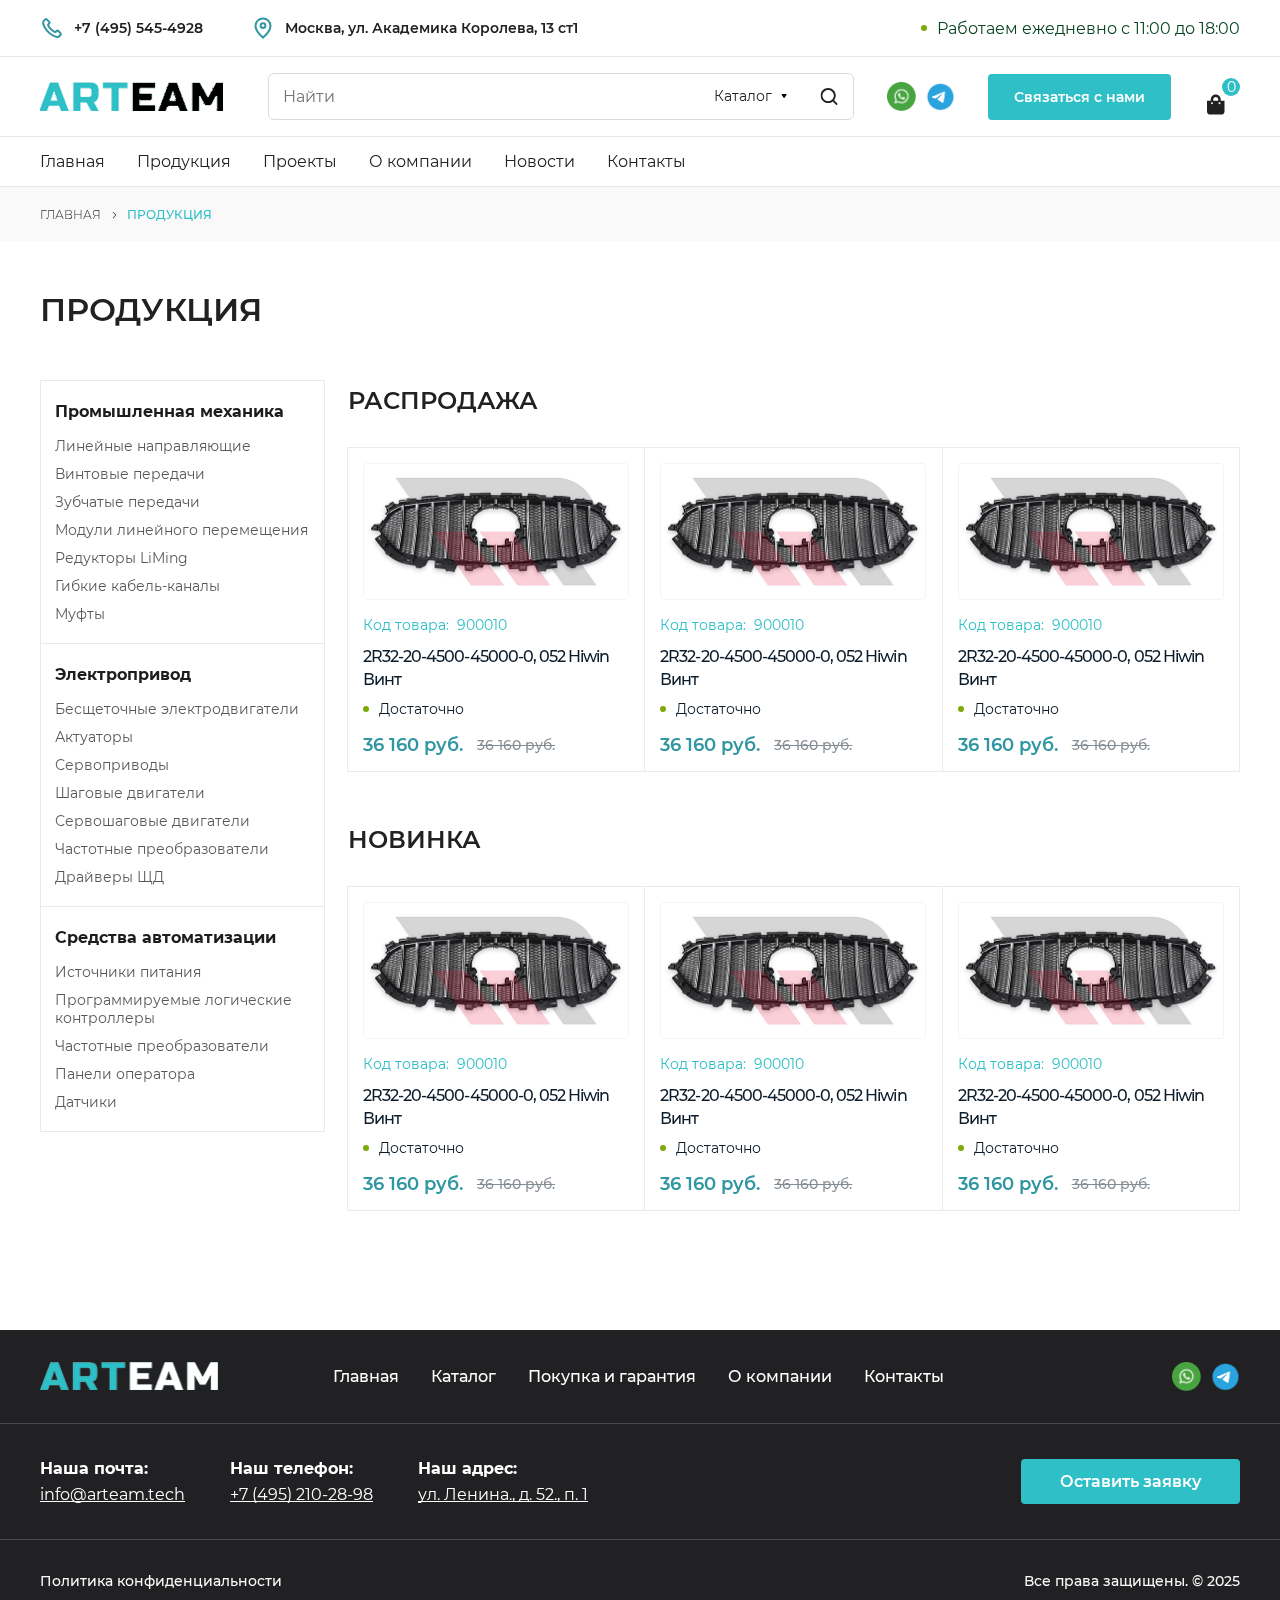
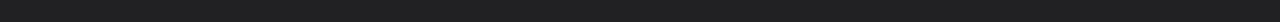
<file: products.html>
<!DOCTYPE html>
<html lang="ru">

<head>
  <meta charset="UTF-8">
  <meta name="viewport" content="width=device-width, initial-scale=1.0">
  <title>Document</title>
  <link rel="stylesheet" href="css/swiper.min.css">
  <link rel="stylesheet" href="css/style.css">
</head>

<body>
  <header class="header">
    <div class="container">
      <div class="header__top">
        <div class="header__contacts">
          <a class="header__contact" href="tel:+74955454928">
            <img src="img/icons/phone.svg" width="24" height="24" alt="Телефон">
            +7 (495) 545-4928
          </a>
          <div class="header__contact address">
            <img src="img/icons/location.svg" width="24" height="24" alt="Адрес">
            Москва, ул. Академика Королева, 13 ст1
          </div>
        </div>
        <div class="header__time">Работаем ежедневно с 11:00 до 18:00</div>
      </div>
    </div>
    <div class="header__main">
      <div class="container">
        <div class="header__block">
          <button class="header__butter">
            <img src="img/icons/burger.svg" width="32" height="32" alt="Открыть меню">
          </button>
          <a class="header__logo" href="/">
            <img src="img/logo.png" width="183" height="29" alt="ARTEAM">
          </a>
          <form class="header__form" action="/">
            <input class="header__input" type="text" placeholder="Найти">
            <div class="header__controls">
              <select id="pet-select">
                <button>
                  <selectedcontent></selectedcontent>
                </button>

                <option value="">Каталог</option>
                <option value="Винты">
                  <span class="option-label">Винты</span>
                </option>
                <option value="dog">
                  <span class="option-label">Детали</span>
                </option>
                <option value="hamster">
                  <span class="option-label">Мотор</span>
                </option>

                <option value="fish">
                  <span class="option-label">Средства</span>
                </option>
                <option value="snake">
                  <span class="option-label">Ещё</span>
                </option>
              </select>
              <button class="header__search">
                <img src="img/icons/search.svg" width="18" height="18" alt="Поиск">
              </button>
            </div>
          </form>
          <div class="header__socials">
            <a class="header__social" href="#" target="_blank">
              <img src="img/icons/whatsapp.png" width="29" height="29" alt="Whatsapp">
            </a>
            <a class="header__social" href="#" target="_blank">
              <img src="img/icons/telegram.png" width="29" height="29" alt="Telegram">
            </a>
          </div>
          <a class="header__connect" href="#">Связаться с нами</a>
          <a class="header__cart" href="#">
            <img class="header__shop" src="img/icons/shop.svg" width="18" height="21" alt="Корзина">
            <span class="header__count">0</span>
          </a>
        </div>
      </div>
    </div>
    <div class="header__bottom">
      <div class="container">
        <nav class="header__nav">
          <a class="header__link" href="#">Главная</a>
          <a class="header__link" href="#">Продукция</a>
          <a class="header__link" href="#">Проекты</a>
          <a class="header__link" href="#">О компании</a>
          <a class="header__link" href="#">Новости</a>
          <a class="header__link" href="#">Контакты</a>
        </nav>
      </div>
    </div>
  </header>
  <div class="header-mobile">
    <div class="header-mobile__bg"></div>
    <div class="header-mobile__inner">
      <div class="header-mobile__top">
        <a class="header-mobile__logo" href="/">
          <img src="img/logo.png" width="183" height="29" loading="lazy" alt="ARTEAM">
        </a>
        <div class="header-mobile__close">
          <img src="img/icons/close.svg" width="25" height="25" alt="Закрыть меню">
        </div>
      </div>
      <form class="header__form" action="/">
            <input class="header__input" type="text" placeholder="Найти">
            <div class="header__controls">
              <select id="pet-select">
                <button>
                  <selectedcontent></selectedcontent>
                </button>

                <option value="">Каталог</option>
                <option value="Винты">
                  <span class="option-label">Винты</span>
                </option>
                <option value="dog">
                  <span class="option-label">Детали</span>
                </option>
                <option value="hamster">
                  <span class="option-label">Мотор</span>
                </option>

                <option value="fish">
                  <span class="option-label">Средства</span>
                </option>
                <option value="snake">
                  <span class="option-label">Ещё</span>
                </option>
              </select>
              <button class="header__search">
                <img src="img/icons/search.svg" width="18" height="18" alt="Поиск">
              </button>
            </div>
          </form>
      <nav class="header-mobile__nav">
        <a class="header-mobile__link" href="#">Главная</a>
        <a class="header-mobile__link" href="#">Продукция</a>
        <a class="header-mobile__link" href="#">Проекты</a>
        <a class="header-mobile__link" href="#">О компании</a>
        <a class="header-mobile__link" href="#">Новости</a>
        <a class="header-mobile__link" href="#">Контакты</a>
      </nav>
       <a class="header__connect" href="#">Связаться с нами</a>
      <div class="header__contact address">
        <img src="img/icons/location.svg" width="24" height="24" alt="Адрес">
        Москва, ул. Академика Королева, 13 ст1
      </div>
      <div class="header__time">Работаем ежедневно с 11:00 до 18:00</div>
    </div>
  </div>
  <div class="breadcrumb">
    <div class="container">
      <div class="breadcrumb__list">
        <a class="breadcrumb__link" href="/">Главная</a>
        <div class="breadcrumb__separate">></div>
        <div class="breadcrumb__last">Продукция</div>
      </div>
    </div>
  </div>
  
  <div class="catalog">
    <div class="container">
      <h1 class="catalog__title">Продукция</h1>
      <div class="catalog__global">
        <div class="catalog__sidebar">
          <div class="catalog__sideitem">
            <h3 class="catalog__caption">Промышленная механика</h3>
            <div class="catalog__list">
              <div class="catalog__point">
                <a class="catalog__link" href="#">Линейные направляющие</a>
                <div class="catalog__sublist">
                  <h4 class="catalog__subcaption">Линейные направляющие</h4>
                  <div class="catalog__subblock">
                    <a class="catalog__sublink" href="#">Профильные рельсовые направляющие</a>
                    <a class="catalog__sublink" href="#">Каретки для профильных рельсовых направлячющих</a>
                    <a class="catalog__sublink" href="#">Блоки смазки и пылезащиты</a>
                    <a class="catalog__sublink" href="#">Цилиндрические направляющие</a>
                    <a class="catalog__sublink" href="#">Гибкие кабель-каналы</a>
                    <a class="catalog__sublink" href="#">Линейные подшипники для цилиндрических направляющих</a>
                    <a class="catalog__sublink" href="#">Держатели для цилиндрических валов</a>
                    <a class="catalog__sublink" href="#">Аксессуары</a>
                    <a class="catalog__sublink" href="#">Прочее</a>
                  </div>
                </div>
              </div>
              <div class="catalog__point">
                <a class="catalog__link" href="#">Винтовые передачи</a>
                <div class="catalog__sublist">
                  <h4 class="catalog__subcaption">Линейные направляющие</h4>
                  <div class="catalog__subblock">
                    <a class="catalog__sublink" href="#">Профильные рельсовые направляющие</a>
                    <a class="catalog__sublink" href="#">Каретки для профильных рельсовых направлячющих</a>
                    <a class="catalog__sublink" href="#">Блоки смазки и пылезащиты</a>
                    <a class="catalog__sublink" href="#">Цилиндрические направляющие</a>
                    <a class="catalog__sublink" href="#">Гибкие кабель-каналы</a>
                    <a class="catalog__sublink" href="#">Линейные подшипники для цилиндрических направляющих</a>
                    <a class="catalog__sublink" href="#">Держатели для цилиндрических валов</a>
                    <a class="catalog__sublink" href="#">Аксессуары</a>
                    <a class="catalog__sublink" href="#">Прочее</a>
                  </div>
                </div>
              </div>
              <div class="catalog__point">
                <a class="catalog__link" href="#">Зубчатые передачи</a>
                <div class="catalog__sublist">
                  <h4 class="catalog__subcaption">Линейные направляющие</h4>
                  <div class="catalog__subblock">
                    <a class="catalog__sublink" href="#">Профильные рельсовые направляющие</a>
                    <a class="catalog__sublink" href="#">Каретки для профильных рельсовых направлячющих</a>
                    <a class="catalog__sublink" href="#">Блоки смазки и пылезащиты</a>
                    <a class="catalog__sublink" href="#">Цилиндрические направляющие</a>
                    <a class="catalog__sublink" href="#">Гибкие кабель-каналы</a>
                    <a class="catalog__sublink" href="#">Линейные подшипники для цилиндрических направляющих</a>
                    <a class="catalog__sublink" href="#">Держатели для цилиндрических валов</a>
                    <a class="catalog__sublink" href="#">Аксессуары</a>
                    <a class="catalog__sublink" href="#">Прочее</a>
                  </div>
                </div>
              </div>
              <div class="catalog__point">
                <a class="catalog__link" href="#">Модули линейного перемещения</a>
                <div class="catalog__sublist">
                  <h4 class="catalog__subcaption">Линейные направляющие</h4>
                  <div class="catalog__subblock">
                    <a class="catalog__sublink" href="#">Профильные рельсовые направляющие</a>
                    <a class="catalog__sublink" href="#">Каретки для профильных рельсовых направлячющих</a>
                    <a class="catalog__sublink" href="#">Блоки смазки и пылезащиты</a>
                    <a class="catalog__sublink" href="#">Цилиндрические направляющие</a>
                    <a class="catalog__sublink" href="#">Гибкие кабель-каналы</a>
                    <a class="catalog__sublink" href="#">Линейные подшипники для цилиндрических направляющих</a>
                    <a class="catalog__sublink" href="#">Держатели для цилиндрических валов</a>
                    <a class="catalog__sublink" href="#">Аксессуары</a>
                    <a class="catalog__sublink" href="#">Прочее</a>
                  </div>
                </div>
              </div>
              <div class="catalog__point">
                <a class="catalog__link" href="#">Редукторы LiMing</a>
                <div class="catalog__sublist">
                  <h4 class="catalog__subcaption">Линейные направляющие</h4>
                  <div class="catalog__subblock">
                    <a class="catalog__sublink" href="#">Профильные рельсовые направляющие</a>
                    <a class="catalog__sublink" href="#">Каретки для профильных рельсовых направлячющих</a>
                    <a class="catalog__sublink" href="#">Блоки смазки и пылезащиты</a>
                    <a class="catalog__sublink" href="#">Цилиндрические направляющие</a>
                    <a class="catalog__sublink" href="#">Гибкие кабель-каналы</a>
                    <a class="catalog__sublink" href="#">Линейные подшипники для цилиндрических направляющих</a>
                    <a class="catalog__sublink" href="#">Держатели для цилиндрических валов</a>
                    <a class="catalog__sublink" href="#">Аксессуары</a>
                    <a class="catalog__sublink" href="#">Прочее</a>
                  </div>
                </div>
              </div>
              <div class="catalog__point">
                <a class="catalog__link" href="#">Гибкие кабель-каналы</a>
                <div class="catalog__sublist">
                  <h4 class="catalog__subcaption">Линейные направляющие</h4>
                  <div class="catalog__subblock">
                    <a class="catalog__sublink" href="#">Профильные рельсовые направляющие</a>
                    <a class="catalog__sublink" href="#">Каретки для профильных рельсовых направлячющих</a>
                    <a class="catalog__sublink" href="#">Блоки смазки и пылезащиты</a>
                    <a class="catalog__sublink" href="#">Цилиндрические направляющие</a>
                    <a class="catalog__sublink" href="#">Гибкие кабель-каналы</a>
                    <a class="catalog__sublink" href="#">Линейные подшипники для цилиндрических направляющих</a>
                    <a class="catalog__sublink" href="#">Держатели для цилиндрических валов</a>
                    <a class="catalog__sublink" href="#">Аксессуары</a>
                    <a class="catalog__sublink" href="#">Прочее</a>
                  </div>
                </div>
              </div>
              <div class="catalog__point">
                <a class="catalog__link" href="#">Муфты</a>
                <div class="catalog__sublist">
                  <h4 class="catalog__subcaption">Линейные направляющие</h4>
                  <div class="catalog__subblock">
                    <a class="catalog__sublink" href="#">Профильные рельсовые направляющие</a>
                    <a class="catalog__sublink" href="#">Каретки для профильных рельсовых направлячющих</a>
                    <a class="catalog__sublink" href="#">Блоки смазки и пылезащиты</a>
                    <a class="catalog__sublink" href="#">Цилиндрические направляющие</a>
                    <a class="catalog__sublink" href="#">Гибкие кабель-каналы</a>
                    <a class="catalog__sublink" href="#">Линейные подшипники для цилиндрических направляющих</a>
                    <a class="catalog__sublink" href="#">Держатели для цилиндрических валов</a>
                    <a class="catalog__sublink" href="#">Аксессуары</a>
                    <a class="catalog__sublink" href="#">Прочее</a>
                  </div>
                </div>
              </div>
            </div>
          </div>
          <div class="catalog__sideitem">
            <h3 class="catalog__caption">Электропривод</h3>
            <div class="catalog__list">
              <div class="catalog__point">
                <a class="catalog__link" href="#">Бесщеточные электродвигатели</a>
                <div class="catalog__sublist">
                  <h4 class="catalog__subcaption">Бесщеточные электродвигатели</h4>
                  <div class="catalog__subblock">
                    <a class="catalog__sublink" href="#">Профильные рельсовые направляющие</a>
                    <a class="catalog__sublink" href="#">Каретки для профильных рельсовых направлячющих</a>
                    <a class="catalog__sublink" href="#">Блоки смазки и пылезащиты</a>
                    <a class="catalog__sublink" href="#">Цилиндрические направляющие</a>
                    <a class="catalog__sublink" href="#">Гибкие кабель-каналы</a>
                    <a class="catalog__sublink" href="#">Линейные подшипники для цилиндрических направляющих</a>
                    <a class="catalog__sublink" href="#">Держатели для цилиндрических валов</a>
                    <a class="catalog__sublink" href="#">Аксессуары</a>
                    <a class="catalog__sublink" href="#">Прочее</a>
                  </div>
                </div>
              </div>
              <div class="catalog__point"><a class="catalog__link" href="#">Актуаторы</a></div>
              <div class="catalog__point"><a class="catalog__link" href="#">Сервоприводы</a></div>
              <div class="catalog__point"><a class="catalog__link" href="#">Шаговые двигатели</a></div>
              <div class="catalog__point"><a class="catalog__link" href="#">Сервошаговые двигатели</a></div>
              <div class="catalog__point"><a class="catalog__link" href="#">Частотные преобразователи</a></div>
              <div class="catalog__point"><a class="catalog__link" href="#">Драйверы ЩД</a></div>
            </div>
          </div>
          <div class="catalog__sideitem">
            <h3 class="catalog__caption">Средства автоматизации</h3>
            <div class="catalog__list">
              <div class="catalog__point">
                <a class="catalog__link" href="#">Источники питания</a>
                <div class="catalog__sublist">
                  <h4 class="catalog__subcaption">Бесщеточные электродвигатели</h4>
                  <div class="catalog__subblock">
                    <a class="catalog__sublink" href="#">Профильные рельсовые направляющие</a>
                    <a class="catalog__sublink" href="#">Каретки для профильных рельсовых направлячющих</a>
                    <a class="catalog__sublink" href="#">Блоки смазки и пылезащиты</a>
                    <a class="catalog__sublink" href="#">Цилиндрические направляющие</a>
                    <a class="catalog__sublink" href="#">Гибкие кабель-каналы</a>
                    <a class="catalog__sublink" href="#">Линейные подшипники для цилиндрических направляющих</a>
                    <a class="catalog__sublink" href="#">Держатели для цилиндрических валов</a>
                    <a class="catalog__sublink" href="#">Аксессуары</a>
                    <a class="catalog__sublink" href="#">Прочее</a>
                  </div>
                </div>
              </div>
              <div class="catalog__point"><a class="catalog__link" href="#">Программируемые логические контроллеры</a></div>
              <div class="catalog__point"><a class="catalog__link" href="#">Частотные преобразователи</a></div>
              <div class="catalog__point"><a class="catalog__link" href="#">Панели оператора</a></div>
              <div class="catalog__point"><a class="catalog__link" href="#">Датчики</a></div>
            </div>
          </div>
        </div>
        <div class="catalog__right">
          <div class="catalog__capsule">
            <h2 class="catalog__heading">Распродажа</h2>
            <div class="catalog__block">
              <div class="catalog__item">
                <a class="catalog__top" href="#">
                  <img class="catalog__thumb" src="img/catalog-thumb.png" width="266" height="136" loading="lazy" alt="Картинка">
                </a>
                <p class="catalog__sku"><span class="catalog__code">Код товара:</span>  900010</p>
                <h3 class="catalog__name">
                  <a class="catalog__goto" href="#">2R32-20-4500-45000-0, 052 Hiwin Винт</a>
                </h3>
                <div class="catalog__stock">Достаточно</div>
                <div class="catalog__price">
                  <div class="catalog__new">36 160 руб.</div>
                  <div class="catalog__old">36 160 руб.</div>
                </div>
                <div class="catalog__bottom">
                  <div class="catalog__controls">
                    <button class="catalog__control minus" onclick="updateMinus.call(this, event)">-</button>
                    <input class="catalog__input" type="text" placeholder="1" value="1" readonly>
                    <button class="catalog__control plus" onclick="updatePlus.call(this, event)">+</button>
                  </div>
                  <a class="catalog__order" href="#">Заказать</a>
                </div>
              </div>
              <div class="catalog__item">
                <a class="catalog__top" href="#">
                  <img class="catalog__thumb" src="img/catalog-thumb.png" width="266" height="136" loading="lazy" alt="Картинка">
                </a>
                <p class="catalog__sku"><span class="catalog__code">Код товара:</span>  900010</p>
                <h3 class="catalog__name">
                  <a class="catalog__goto" href="#">2R32-20-4500-45000-0, 052 Hiwin Винт</a>
                </h3>
                <div class="catalog__stock">Достаточно</div>
                <div class="catalog__price">
                  <div class="catalog__new">36 160 руб.</div>
                  <div class="catalog__old">36 160 руб.</div>
                </div>
                <div class="catalog__bottom">
                  <div class="catalog__controls">
                    <button class="catalog__control minus" onclick="updateMinus.call(this, event)">-</button>
                    <input class="catalog__input" type="text" placeholder="1" value="1" readonly>
                    <button class="catalog__control plus" onclick="updatePlus.call(this, event)">+</button>
                  </div>
                  <a class="catalog__order" href="#">Заказать</a>
                </div>
              </div>
              <div class="catalog__item">
                <a class="catalog__top" href="#">
                  <img class="catalog__thumb" src="img/catalog-thumb.png" width="266" height="136" loading="lazy" alt="Картинка">
                </a>
                <p class="catalog__sku"><span class="catalog__code">Код товара:</span>  900010</p>
                <h3 class="catalog__name">
                  <a class="catalog__goto" href="#">2R32-20-4500-45000-0, 052 Hiwin Винт</a>
                </h3>
                <div class="catalog__stock">Достаточно</div>
                <div class="catalog__price">
                  <div class="catalog__new">36 160 руб.</div>
                  <div class="catalog__old">36 160 руб.</div>
                </div>
                <div class="catalog__bottom">
                 <div class="catalog__controls">
                    <button class="catalog__control minus" onclick="updateMinus.call(this, event)">-</button>
                    <input class="catalog__input" type="text" placeholder="1" value="1" readonly>
                    <button class="catalog__control plus" onclick="updatePlus.call(this, event)">+</button>
                  </div>
                  <a class="catalog__order" href="#">Заказать</a>
                </div>
              </div>
            </div>
          </div>
          <div class="catalog__capsule">
            <h2 class="catalog__heading">Новинка</h2>
            <div class="catalog__block">
              <div class="catalog__item">
                <a class="catalog__top" href="#">
                  <img class="catalog__thumb" src="img/catalog-thumb.png" width="266" height="136" loading="lazy" alt="Картинка">
                </a>
                <p class="catalog__sku"><span class="catalog__code">Код товара:</span>  900010</p>
                <h3 class="catalog__name">
                  <a class="catalog__goto" href="#">2R32-20-4500-45000-0, 052 Hiwin Винт</a>
                </h3>
                <div class="catalog__stock">Достаточно</div>
                <div class="catalog__price">
                  <div class="catalog__new">36 160 руб.</div>
                  <div class="catalog__old">36 160 руб.</div>
                </div>
                <div class="catalog__bottom">
                  <div class="catalog__controls">
                    <button class="catalog__control minus" onclick="updateMinus.call(this, event)">-</button>
                    <input class="catalog__input" type="text" placeholder="1" value="1" readonly>
                    <button class="catalog__control plus" onclick="updatePlus.call(this, event)">+</button>
                  </div>
                  <a class="catalog__order" href="#">Заказать</a>
                </div>
              </div>
              <div class="catalog__item">
                <a class="catalog__top" href="#">
                  <img class="catalog__thumb" src="img/catalog-thumb.png" width="266" height="136" loading="lazy" alt="Картинка">
                </a>
                <p class="catalog__sku"><span class="catalog__code">Код товара:</span>  900010</p>
                <h3 class="catalog__name">
                  <a class="catalog__goto" href="#">2R32-20-4500-45000-0, 052 Hiwin Винт</a>
                </h3>
                <div class="catalog__stock">Достаточно</div>
                <div class="catalog__price">
                  <div class="catalog__new">36 160 руб.</div>
                  <div class="catalog__old">36 160 руб.</div>
                </div>
                <div class="catalog__bottom">
                  <div class="catalog__controls">
                    <button class="catalog__control minus" onclick="updateMinus.call(this, event)">-</button>
                    <input class="catalog__input" type="text" placeholder="1" value="1" readonly>
                    <button class="catalog__control plus" onclick="updatePlus.call(this, event)">+</button>
                  </div>
                  <a class="catalog__order" href="#">Заказать</a>
                </div>
              </div>
              <div class="catalog__item">
                <a class="catalog__top" href="#">
                  <img class="catalog__thumb" src="img/catalog-thumb.png" width="266" height="136" loading="lazy" alt="Картинка">
                </a>
                <p class="catalog__sku"><span class="catalog__code">Код товара:</span>  900010</p>
                <h3 class="catalog__name">
                  <a class="catalog__goto" href="#">2R32-20-4500-45000-0, 052 Hiwin Винт</a>
                </h3>
                <div class="catalog__stock">Достаточно</div>
                <div class="catalog__price">
                  <div class="catalog__new">36 160 руб.</div>
                  <div class="catalog__old">36 160 руб.</div>
                </div>
                <div class="catalog__bottom">
                  <div class="catalog__controls">
                    <button class="catalog__control minus" onclick="updateMinus.call(this, event)">-</button>
                    <input class="catalog__input" type="text" placeholder="1" value="1" readonly>
                    <button class="catalog__control plus" onclick="updatePlus.call(this, event)">+</button>
                  </div>
                  <a class="catalog__order" href="#">Заказать</a>
                </div>
              </div>
            </div>
          </div>
        </div>
      </div>
    </div>
  </div>
  
  <footer class="footer">
    <div class="footer__t">
      <div class="container">
        <div class="footer__top">
          <a class="footer__logo" href="/">
            <img src="img/logo-second.png" width="178" height="28" loading="lazy" alt="ARTEAM">
          </a>
          <nav class="footer__nav">
            <a class="footer__link" href="#">Главная</a>
            <a class="footer__link" href="#">Каталог</a>
            <a class="footer__link" href="#">Покупка и гарантия</a>
            <a class="footer__link" href="#">О компании</a>
            <a class="footer__link" href="#">Контакты</a>
          </nav>
          <div class="footer__socials">
            <a class="footer__social" href="#" target="_blank">
              <img src="img/icons/whatsapp.png" width="29" height="29" alt="Whatsapp">
            </a>
            <a class="footer__social" href="#" target="_blank">
              <img src="img/icons/telegram.png" width="29" height="29" alt="Telegram">
            </a>
          </div>
        </div>
      </div>
    </div>
    <div class="footer__m">
      <div class="container">
        <div class="footer__middle">
          <div class="footer__info">
            <div class="footer__item">
              <p class="footer__label">Наша почта:</p>
              <a class="footer__value" href="#">info@arteam.tech</a>
            </div>
            <div class="footer__item">
              <p class="footer__label">Наш телефон:</p>
              <a class="footer__value" href="#">+7 (495) 210-28-98</a>
            </div>
            <div class="footer__item">
              <p class="footer__label">Наш адрес:</p>
              <div class="footer__value">ул. Ленина., д. 52., п. 1</div>
            </div>
          </div>
          <a class="footer__message" href="#">Оставить заявку</a>
        </div>
      </div>
    </div>
    <div class="footer__b">
      <div class="container">
        <div class="footer__bottom">
          <a class="footer__privacy" href="#">Политика конфиденциальности</a>
          <p class="footer__copy">Все права защищены. © 2025</p>
        </div>
      </div>
    </div>
  </footer>

  <script src="js/swiper.min.js"></script>
  <script src="js/script.js"></script>
</body>

</html>
</file>
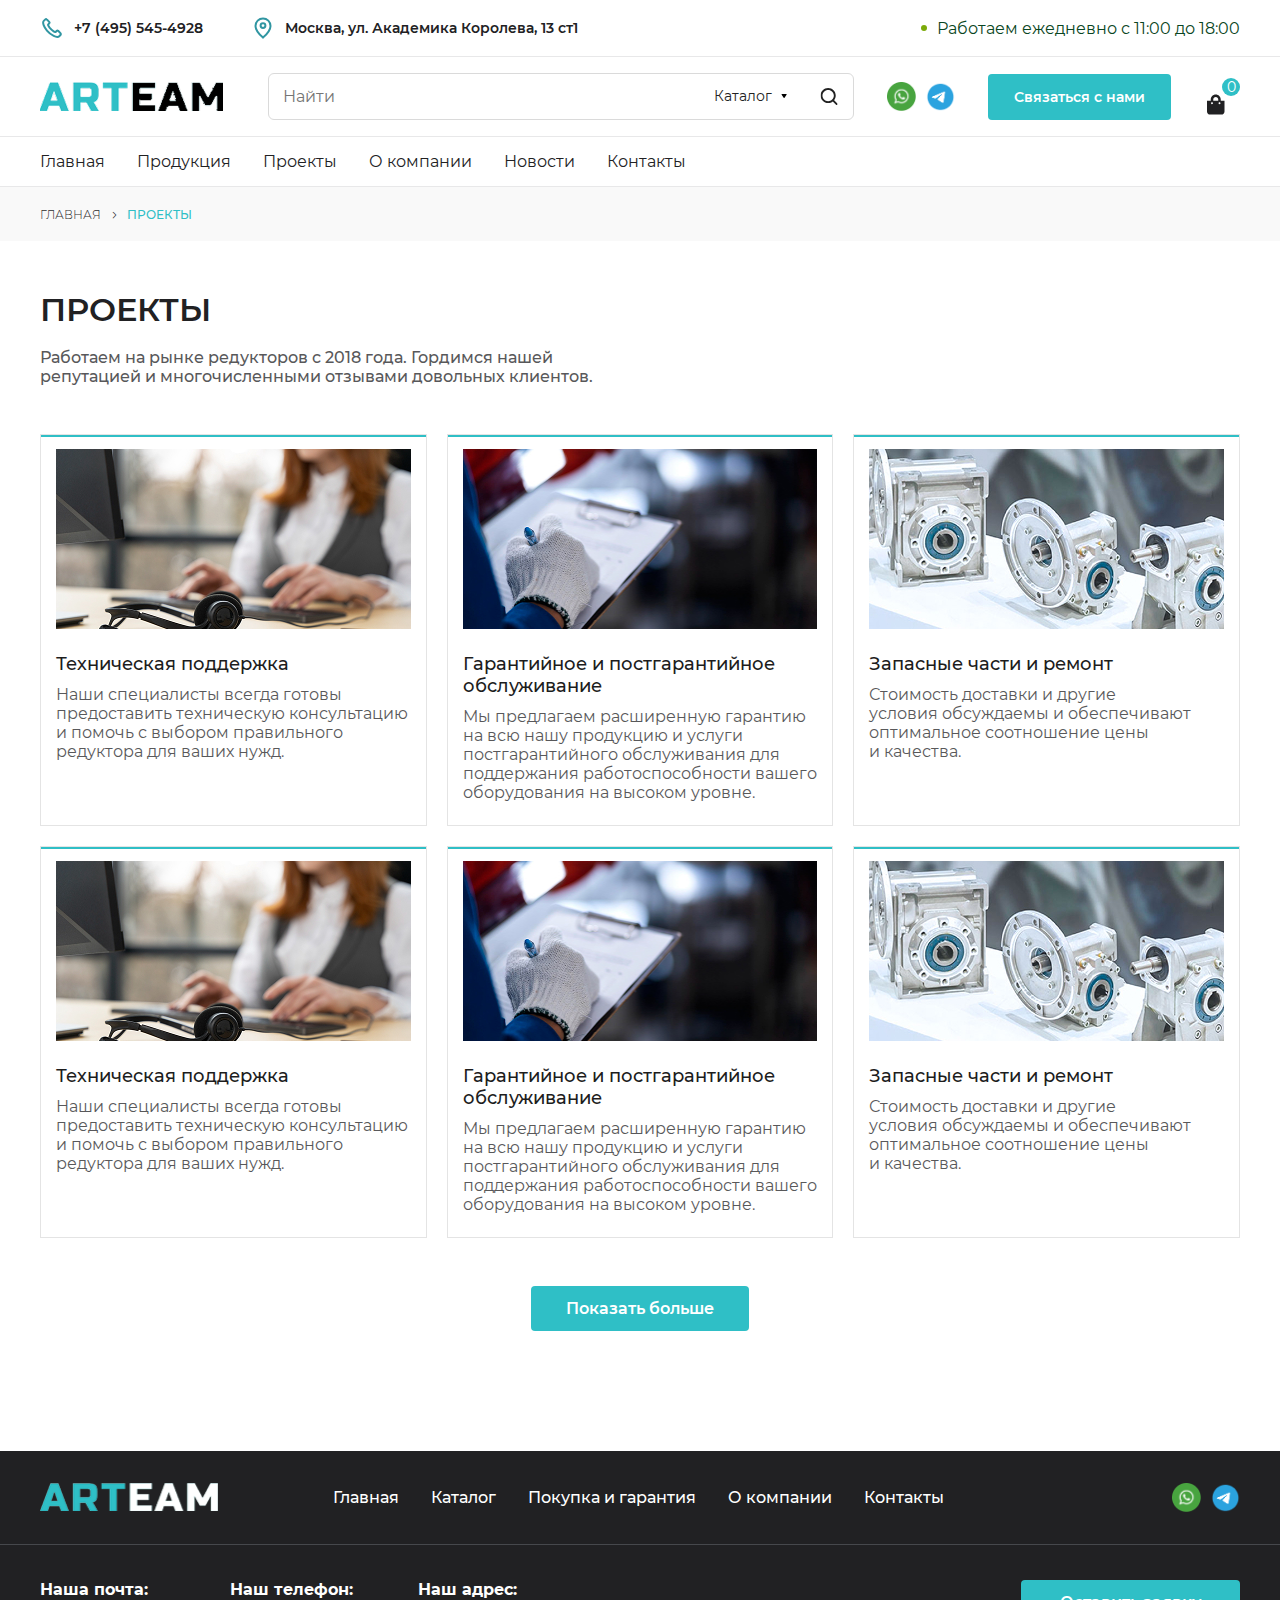
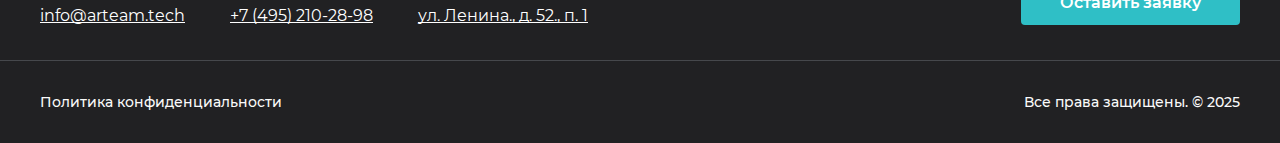
<file: projects.html>
<!DOCTYPE html>
<html lang="ru">

<head>
  <meta charset="UTF-8">
  <meta name="viewport" content="width=device-width, initial-scale=1.0">
  <title>Document</title>
  <link rel="stylesheet" href="css/swiper.min.css">
  <link rel="stylesheet" href="css/style.css">
</head>

<body>
  <header class="header">
    <div class="container">
      <div class="header__top">
        <div class="header__contacts">
          <a class="header__contact" href="tel:+74955454928">
            <img src="img/icons/phone.svg" width="24" height="24" alt="Телефон">
            +7 (495) 545-4928
          </a>
          <div class="header__contact">
            <img src="img/icons/location.svg" width="24" height="24" alt="Адрес">
            Москва, ул. Академика Королева, 13 ст1
          </div>
        </div>
        <div class="header__time">Работаем ежедневно с 11:00 до 18:00</div>
      </div>
    </div>
    <div class="header__main">
      <div class="container">
        <div class="header__block">
          <a class="header__logo" href="/">
            <img src="img/logo.png" width="183" height="29" alt="ARTEAM">
          </a>
          <form class="header__form" action="/">
            <input class="header__input" type="text" placeholder="Найти">
            <div class="header__controls">
              <select id="pet-select">
                <button>
                  <selectedcontent></selectedcontent>
                </button>

                <option value="">Каталог</option>
                <option value="Винты">
                  <span class="option-label">Винты</span>
                </option>
                <option value="dog">
                  <span class="option-label">Детали</span>
                </option>
                <option value="hamster">
                  <span class="option-label">Мотор</span>
                </option>

                <option value="fish">
                  <span class="option-label">Средства</span>
                </option>
                <option value="snake">
                  <span class="option-label">Ещё</span>
                </option>
              </select>
              <button class="header__search">
                <img src="img/icons/search.svg" width="18" height="18" alt="Поиск">
              </button>
            </div>
          </form>
          <div class="header__socials">
            <a class="header__social" href="#" target="_blank">
              <img src="img/icons/whatsapp.png" width="29" height="29" alt="Whatsapp">
            </a>
            <a class="header__social" href="#" target="_blank">
              <img src="img/icons/telegram.png" width="29" height="29" alt="Telegram">
            </a>
          </div>
          <a class="header__connect" href="#">Связаться с нами</a>
          <a class="header__cart" href="#">
            <img class="header__shop" src="img/icons/shop.svg" width="18" height="21" alt="Корзина">
            <span class="header__count">0</span>
          </a>
        </div>
      </div>
    </div>
    <div class="header__bottom">
      <div class="container">
        <nav class="header__nav">
          <a class="header__link" href="#">Главная</a>
          <a class="header__link" href="#">Продукция</a>
          <a class="header__link" href="#">Проекты</a>
          <a class="header__link" href="#">О компании</a>
          <a class="header__link" href="#">Новости</a>
          <a class="header__link" href="#">Контакты</a>
        </nav>
      </div>
    </div>
  </header>
  <div class="breadcrumb">
    <div class="container">
      <div class="breadcrumb__list">
        <a class="breadcrumb__link" href="/">Главная</a>
        <div class="breadcrumb__separate">></div>
        <div class="breadcrumb__last">Проекты</div>
      </div>
    </div>
  </div>
  
  <section class="projects">
    <div class="container">
      <h2 class="projects__title">Проекты</h2>
      <p class="projects__subtitle">Работаем на рынке редукторов с 2018 года. Гордимся нашей репутацией и многочисленными отзывами довольных клиентов.</p>
      <div class="features__block">
        <a class="features__item" href="#">
          <img class="features__image" src="img/serv-1.jpg" width="355" height="180" loading="lazy" alt="Картинка">
          <span class="features__caption">Техническая поддержка</span>
          <span class="features__text">Наши специалисты всегда готовы предоставить техническую консультацию и помочь с выбором правильного редуктора для ваших нужд.</span>
        </a>
        <a class="features__item" href="#">
          <img class="features__image" src="img/serv-2.jpg" width="355" height="180" loading="lazy" alt="Картинка">
          <span class="features__caption">Гарантийное и постгарантийное обслуживание</span>
          <p class="features__text">Мы предлагаем расширенную гарантию на всю нашу продукцию и услуги постгарантийного обслуживания для поддержания работоспособности вашего оборудования на высоком уровне.</p>
        </a>
        <a class="features__item" href="#">
          <img class="features__image" src="img/serv-3.jpg" width="355" height="180" loading="lazy" alt="Картинка">
          <span class="features__caption">Запасные части и ремонт</span>
          <span class="features__text">Стоимость доставки и другие <br>условия обсуждаемы и обеспечивают оптимальное соотношение цены и&nbsp;качества.</span>
        </a>
        <a class="features__item" href="#">
          <img class="features__image" src="img/serv-1.jpg" width="355" height="180" loading="lazy" alt="Картинка">
          <span class="features__caption">Техническая поддержка</span>
          <span class="features__text">Наши специалисты всегда готовы предоставить техническую консультацию и помочь с выбором правильного редуктора для ваших нужд.</span>
        </a>
        <a class="features__item" href="#">
          <img class="features__image" src="img/serv-2.jpg" width="355" height="180" loading="lazy" alt="Картинка">
          <span class="features__caption">Гарантийное и постгарантийное обслуживание</span>
          <span class="features__text">Мы предлагаем расширенную гарантию на всю нашу продукцию и услуги постгарантийного обслуживания для поддержания работоспособности вашего оборудования на высоком уровне.</span>
        </a>
        <a class="features__item" href="#">
          <img class="features__image" src="img/serv-3.jpg" width="355" height="180" loading="lazy" alt="Картинка">
          <span class="features__caption">Запасные части и ремонт</span>
          <span class="features__text">Стоимость доставки и другие <br>условия обсуждаемы и обеспечивают оптимальное соотношение цены и&nbsp;качества.</span>
        </a>
      </div>
      <div class="features__align">
        <a class="features__more" href="#">Показать больше</a>
      </div>
    </div>
  </section> 
  
  <footer class="footer">
    <div class="footer__t">
      <div class="container">
        <div class="footer__top">
          <a class="footer__logo" href="/">
            <img src="img/logo-second.png" width="178" height="28" loading="lazy" alt="ARTEAM">
          </a>
          <nav class="footer__nav">
            <a class="footer__link" href="#">Главная</a>
            <a class="footer__link" href="#">Каталог</a>
            <a class="footer__link" href="#">Покупка и гарантия</a>
            <a class="footer__link" href="#">О компании</a>
            <a class="footer__link" href="#">Контакты</a>
          </nav>
          <div class="footer__socials">
            <a class="footer__social" href="#" target="_blank">
              <img src="img/icons/whatsapp.png" width="29" height="29" alt="Whatsapp">
            </a>
            <a class="footer__social" href="#" target="_blank">
              <img src="img/icons/telegram.png" width="29" height="29" alt="Telegram">
            </a>
          </div>
        </div>
      </div>
    </div>
    <div class="footer__m">
      <div class="container">
        <div class="footer__middle">
          <div class="footer__info">
            <div class="footer__item">
              <p class="footer__label">Наша почта:</p>
              <a class="footer__value" href="#">info@arteam.tech</a>
            </div>
            <div class="footer__item">
              <p class="footer__label">Наш телефон:</p>
              <a class="footer__value" href="#">+7 (495) 210-28-98</a>
            </div>
            <div class="footer__item">
              <p class="footer__label">Наш адрес:</p>
              <div class="footer__value">ул. Ленина., д. 52., п. 1</div>
            </div>
          </div>
          <a class="footer__message" href="#">Оставить заявку</a>
        </div>
      </div>
    </div>
    <div class="footer__b">
      <div class="container">
        <div class="footer__bottom">
          <a class="footer__privacy" href="#">Политика конфиденциальности</a>
          <p class="footer__copy">Все права защищены. © 2025</p>
        </div>
      </div>
    </div>
  </footer>

  <script src="js/swiper.min.js"></script>
  <script src="js/script.js"></script>
</body>

</html>
</file>
<file: css/style.css>
@font-face {
  font-family: 'Montserrat';
  font-style: normal;
  font-weight: 300;
  src: url(../fonts/Montserrat-Light.woff2) format('woff2');
  font-display: swap;
}

@font-face {
  font-family: 'Montserrat';
  font-style: normal;
  font-weight: 400;
  src: url(../fonts/Montserrat-Regular.woff2) format('woff2');
  font-display: swap;
}

@font-face {
  font-family: 'Montserrat';
  font-style: normal;
  font-weight: 500;
  src: url(../fonts/Montserrat-Medium.woff2) format('woff2');
  font-display: swap;
}

@font-face {
  font-family: 'Montserrat';
  font-style: normal;
  font-weight: 600;
  src: url(../fonts/Montserrat-SemiBold.woff2) format('woff2');
  font-display: swap;
}

@font-face {
  font-family: 'Montserrat';
  font-style: normal;
  font-weight: 700;
  src: url(../fonts/Montserrat-Bold.woff2) format('woff2');
  font-display: swap;
}

@font-face {
  font-family: 'Manrope';
  font-style: normal;
  font-weight: 300;
  src: url(../fonts/Manrope-Light.woff2) format('woff2');
  font-display: swap;
}

@font-face {
  font-family: 'Manrope';
  font-style: normal;
  font-weight: 600;
  src: url(../fonts/Manrope-Semibold.woff2) format('woff2');
  font-display: swap;
}

:root {
  --main-font: 'Montserrat', sans-serif;
  --second-font: 'Manrope', sans-serif;
}

* {
  box-sizing: border-box;
}

html {
  scroll-behavior: smooth;
}

body {
  margin: 0;
  min-width: 360px;
  background: #fff;
  color: #212123;
  font-family: var(--main-font);
}

main {
  overflow: hidden;
}

h1,
h2,
h3,
h4,
h5,
h6,
p {
  margin-top: 0;
}

ul {
  list-style-type: none;
}

a {
  text-decoration: none;
}

a:focus {
  outline: none;
}

img {
  display: block;
  max-width: 100%;
  height: auto;
}

input,
textarea,
button,
select,
label {
  font-family: var(--main-font);
  border: none;
}

button {
  cursor: pointer;
  border: none;
  outline: none;
}

html {
  scroll-behavior: smooth;
}

.container {
  width: 100%;
  max-width: 1248px;
  padding: 0 24px;
  margin: 0 auto;
}

select,
::picker(select) {
  appearance: base-select;
  cursor: pointer;
}

select {
  border: none;
  background: none;
  padding: 0;
  transition: 0.4s;
  font-weight: 400;
  font-size: 14px;
  line-height: 171%;
  color: #222;
}



select::picker-icon {
  color: transparent;
  transition: 0.4s rotate;
  background: transparent url(../img/icons/dropdown.svg) no-repeat;
  background-size: 8px 5px;
  background-position: 100% center;
}

select:open::picker-icon {
  rotate: 180deg;
}

::picker(select) {
  border: none;
}

option {
  display: flex;
  justify-content: flex-start;
  gap: 20px;
  border: 1px solid #dddddd;
  padding: 10px;
  transition: 0.4s;
}

option:first-of-type {
  /* border-radius: 6px 6px 0 0; */
}

option:last-of-type {
  border-radius: 0 0 6px 6px;
}

option:not(option:last-of-type) {
  border-bottom: none;
}

option:nth-of-type(odd) {
  background: white;
}

option:hover,
option:focus {
  background: #2fbfc6d1;
}

option .icon {
  font-size: 1.6rem;
  text-box: trim-both cap alphabetic;
}

selectedcontent .icon {
  display: none;
}

option:checked {
  font-weight: bold;
  color: #fff;
}

option::checkmark {
  order: 1;
  margin-left: auto;
  opacity: 0;
  content: "☑️";
}

::picker(select) {
  opacity: 0;
  transition: all 0.4s allow-discrete;
}

::picker(select):popover-open {
  opacity: 1;
}

@starting-style {
  ::picker(select):popover-open {
    opacity: 0;
  }
}

::picker(select) {
  top: calc(anchor(bottom) + 1px);
  left: anchor(10%);
}

.header__top {
  padding: 16px 0;
  display: flex;
  align-items: center;
  justify-content: space-between;
}

.header__socials {
  display: flex;
  align-items: center;
  gap: 10px;
}

.header__contacts {
  display: flex;
  align-items: center;
  gap: 48px;
}

.header__contact {
  display: flex;
  align-items: center;
  gap: 10px;
  font-weight: 600;
  font-size: 14px;
  line-height: 100%;
  color: #212123;
}

.header__time {
  font-weight: 400;
  font-size: 16px;
  color: #094522;
  display: flex;
  align-items: center;
  gap: 10px;
}

.header__time:before {
  content: '';
  border-radius: 100%;
  background-color: #7baa09;
  width: 6px;
  height: 6px;
}

.header__main {
  padding: 16px 0;
  border-top: 1px solid rgba(33, 33, 35, 0.1);
  border-bottom: 1px solid rgba(33, 33, 35, 0.1);
}

.header__block {
  display: flex;
  align-items: center;
  gap: 33px;
  justify-content: space-between;

}

.header__form {
  flex-grow: 1;
  position: relative;
}

.header__controls {
  position: absolute;
  display: flex;
  align-items: center;
  gap: 16px;
  z-index: 10;
  top: 0;
  right: 0;
  bottom: 0;
}

.header__search {
  width: 50px;
  height: 100%;
  background: none;
  padding: 0;
  display: flex;
  justify-content: center;
  align-items: center;
}

.header__input {
  display: block;
  width: 100%;
  border: 1px solid #dadada;
  border-radius: 6px;
  padding: 13px 142px 13px 14px;
  background-color: transparent;
  font-weight: 400;
  font-size: 16px;
  color: #222;
}

.header__connect {
  font-weight: 600;
  font-size: 14px;
  text-align: center;
  color: #fff;
  padding: 14px 26px;
  background: #2fbfc6;
  border-radius: 4px;
}

.header__bottom {
  padding: 15px 0;
  border-bottom: 1px solid rgba(33, 33, 35, 0.1);
}

.header__nav {
  display: flex;
  align-items: center;
  flex-wrap: wrap;
  gap: 32px;
}

.header__link {
  font-weight: 400;
  font-size: 16px;
  color: #212123;
}

.header__cart {
  width: 33px;
  height: 37px;
  display: flex;
  flex-direction: column;
  align-items: flex-start;
  justify-content: flex-end;
  position: relative;
  margin-left: 3px;
}

.header__logo {
  margin-right: 12px;
}

.header__count {
  position: absolute;
  right: 0;
  top: 0;
  font-weight: 400;
  font-size: 14px;
  line-height: 121%;
  text-align: center;
  color: #fff;
  width: 18px;
  height: 18px;
  background: #2fbfc6;
  border-radius: 100%;
  display: flex;
  align-items: center;
  justify-content: center;
}

.hero {
  padding: 24px 0 120px;
}

.hero__image {
  width: 100%;
}

.hero__pagination {
  position: static;
  margin-top: 8px;
}

.hero .hero__pagination .swiper-pagination-bullet {
  width: 78px;
  height: 2px;
  font-size: 0;
  color: transparent;
  background: #e4e4e4;
  margin: 0;
  opacity: 1;
  transition: 0.3s;
  border-radius: 0;
  border: none;
}

.hero .hero__pagination .swiper-pagination-bullet-active {
  background: #1e1e1e;
}

.reviews__pagination {
  position: static;
  margin-top: 8px;
}

.reviews .reviews__pagination .swiper-pagination-bullet {
  width: 78px;
  height: 2px;
  font-size: 0;
  color: transparent;
  background: #e4e4e4;
  margin: 0;
  opacity: 1;
  transition: 0.3s;
  border-radius: 0;
  border: none;
}

.reviews .reviews__pagination .swiper-pagination-bullet-active {
  background: #1e1e1e;
}

.also__pagination {
  position: static;
  margin-top: 8px;
}

.also .also__pagination .swiper-pagination-bullet {
  width: 78px;
  height: 2px;
  font-size: 0;
  color: transparent;
  background: #e4e4e4;
  margin: 0;
  opacity: 1;
  transition: 0.3s;
  border-radius: 0;
  border: none;
}

.also .also__pagination .swiper-pagination-bullet-active {
  background: #1e1e1e;
}

.why__pagination {
  position: static;
  margin-top: 8px;
}

.process .why__pagination .swiper-pagination-bullet {
  width: 78px;
  height: 2px;
  font-size: 0;
  color: transparent;
  background: #e4e4e4;
  margin: 0;
  opacity: 1;
  transition: 0.3s;
  border-radius: 0;
  border: none;
}

.process .why__pagination .swiper-pagination-bullet-active {
  background: #1e1e1e;
}

.clients__pagination {
  position: static;
  margin-top: 8px;
}

.clients .clients__pagination .swiper-pagination-bullet {
  width: 78px;
  height: 2px;
  font-size: 0;
  color: transparent;
  background: #e4e4e4;
  margin: 0;
  opacity: 1;
  transition: 0.3s;
  border-radius: 0;
  border: none;
}

.clients .clients__pagination .swiper-pagination-bullet-active {
  background: #1e1e1e;
}

.similar__pagination {
  position: static;
  margin-top: 8px;
}

.similar .similar__pagination .swiper-pagination-bullet {
  width: 78px;
  height: 2px;
  font-size: 0;
  color: transparent;
  background: #e4e4e4;
  margin: 0;
  opacity: 1;
  transition: 0.3s;
  border-radius: 0;
  border: none;
}

.similar .similar__pagination .swiper-pagination-bullet-active {
  background: #1e1e1e;
}

.gear {
  margin-bottom: 120px;
}

.main-suptitle {
  font-weight: 400;
  font-size: 16px;
  line-height: 150%;
  text-transform: uppercase;
  color: #242424;
  display: flex;
  align-items: center;
  gap: 15px;
  opacity: 0.6;
  margin-bottom: 10px;
}

.main-suptitle:before {
  content: '';
  background: #242424;
  width: 4px;
  height: 4px;
  border-radius: 100%;
}

.main-title {
  font-weight: 600;
  font-size: 32px;
  line-height: 134%;
  display: flex;
  align-items: center;
  gap: 15px;
  text-transform: uppercase;
  color: #212123;
  margin-bottom: 0;
}

.gear__block {
  margin-top: 48px;
  display: grid;
  grid-template-columns: 1fr 1fr 1fr;
  gap: 20px;
}

.gear__link {
  display: flex;
  flex-direction: column;
  align-items: center;
  font-weight: 500;
  font-size: 16px;
  color: #1d1d1d;
  gap: 24px;
  text-align: center;
  position: relative;
  padding: 25px 23px 23px;
  border: 1px solid rgba(36, 36, 36, 0.1);
}

.gear__link:before {
  content: '';
  position: absolute;
  left: 0;
  right: 0;
  top: 0;
  height: 2px;
  background: #2fbfc6;
}

.company {
  margin-bottom: 120px;
}

.company__block {
  max-width: 1116px;
  display: flex;
  align-items: flex-start;
  gap: 64px;
}

.company__info {
  padding: 16px 0 48px;
}

.company__text {
  font-weight: 500;
  font-size: 16px;
  color: #212123;
  opacity: 0.75;
  margin-bottom: 0;
  padding-right: 11px;
}

.company__text+.company__text {
  margin-top: 10px;
}

.company__image {
  border-radius: 4px;
}

.company__link {
  display: inline-block;
  font-weight: 600;
  font-size: 16px;
  line-height: 125%;
  text-align: center;
  color: #fff;
  padding: 13px 61px 12px;
  background: #2fbfc6;
  border-radius: 4px;
}

.features {
  padding: 60px 0;
  background: #f9f9f9;
}

.features__block {
  display: grid;
  grid-template-columns: 1fr 1fr 1fr;
  gap: 20px;
  margin-top: 48px;
}

.features__item {
  position: relative;
  padding: 14px 15px 23px;
  border: 1px solid rgba(36, 36, 36, 0.12);
}

.features__item:before {
  content: '';
  position: absolute;
  left: 0;
  right: 0;
  top: 0;
  height: 2px;
  background: #2fbfc6;
}

.features__image {
  display: block;
  width: 100%;
  margin-bottom: 24px;
}

.features__caption {
  display: block;
  font-weight: 500;
  font-size: 18px;
  color: #1d1d1d;
  margin-bottom: 10px;
}

.features__text {
  display: block;
  font-weight: 400;
  font-size: 16px;
  color: #212123;
  opacity: 0.75;
  width: calc(100% + 11px);
  margin-right: -11px;
  margin-bottom: 0;
}

.features.second .features__text {
  margin-right: 0;
  width: 100%;
}

.assortment {
  margin-top: 120px;
  margin-bottom: 120px;
}

.assortment__text {
  max-width: 553px;
  font-weight: 500;
  font-size: 16px;
  color: #212123;
  opacity: 0.75;
  width: 100%;
  margin-top: 16px;
  margin-bottom: 48px;
}

.assortment__link {
  display: inline-block;
  font-weight: 600;
  font-size: 16px;
  line-height: 125%;
  text-align: center;
  color: #fff;
  padding: 13px 23px 12px;
  background: #2fbfc6;
  border-radius: 4px;
  margin-bottom: 48px;
}

.assortment__image {
  border-radius: 4px;
}

.reviews {
  padding: 60px 0;
  background: #f9f9f9;
}

.reviews__slider {
  margin-top: 48px;
}

.reviews__item {
  padding: 23px 29px 23px 15px;
  border: 1px solid rgba(36, 36, 36, 0.12);
  position: relative;
}

.reviews__item:before {
  content: '';
  position: absolute;
  left: 0;
  right: 0;
  top: 0;
  height: 2px;
  background: #2fbfc6;
}

.reviews__avatar {
  position: relative;
  width: fit-content;
  margin-bottom: 16px;
}

.reviews__image {
  border-radius: 4px;
}

.reviews__flag {
  position: absolute;
  z-index: 10;
  bottom: 5px;
  right: 5px;
}

.reviews__post {
  font-weight: 400;
  font-size: 16px;
  line-height: 188%;
  color: #333;
  opacity: 0.6;
  margin-bottom: 5px;
}

.reviews__name {
  font-weight: 500;
  font-size: 18px;
  color: #1d1d1d;
  margin-bottom: 16px;
}

.reviews__text {
  font-weight: 500;
  font-size: 16px;
  line-height: 138%;
  color: rgba(33, 33, 35, 0.9);
  margin-bottom: 0;
}

.reviews__quote {
  color: #2fbfc6;
}

.service {
  padding: 120px 0;
}

.service__block {
  max-width: 1116px;
  display: flex;
  align-items: flex-start;
  gap: 64px;
}

.service__text {
  font-weight: 500;
  font-size: 16px;
  color: #212123;
  opacity: 0.75;
  margin: 16px 0 48px;
}

.service__image {
  border-radius: 4px;
}

.service__link {
  display: inline-block;
  font-weight: 600;
  font-size: 16px;
  line-height: 125%;
  text-align: center;
  color: #fff;
  padding: 13px 23px 12px;
  background: #2fbfc6;
  border-radius: 4px;
}

.footer {
  padding: 32px 0;
  background: #212123;
}

.footer__t {
  padding-bottom: 32px;
  border-bottom: 1px solid rgba(218, 231, 242, 0.2);
}

.footer__top {
  display: flex;
  align-items: center;
  gap: 115px;
}

.footer__nav {
  display: flex;
  align-items: center;
  gap: 32px;
}

.footer__link {
  font-weight: 500;
  font-size: 16px;
  color: #fff;
}

.footer__socials {
  display: flex;
  align-items: center;
  gap: 10px;
  margin-left: auto;
}

.footer__m {
  padding: 32px 0 31px;
  border-bottom: 1px solid rgba(218, 231, 242, 0.2);
}

.footer__middle {
  display: flex;
  align-items: center;
  justify-content: space-between;
  gap: 20px;
}

.footer__info {
  display: flex;
  gap: 45px;
}

.footer__label {
  font-weight: 700;
  font-size: 16px;
  line-height: 160%;
  color: #fff;
  margin-bottom: 1px;
}

.footer__value {
  font-weight: 400;
  font-size: 16px;
  line-height: 160%;
  text-decoration: underline;
  text-decoration-skip-ink: none;
  color: #fff;
}

.footer__message {
  font-weight: 600;
  font-size: 16px;
  line-height: 125%;
  text-align: center;
  color: #fff;
  padding: 13px 39px 12px;
  background: #2fbfc6;
  border-radius: 4px
}

.footer__b {
  padding-top: 32px;
}

.footer__bottom {
  display: flex;
  align-items: center;
  justify-content: space-between;
  gap: 30px;
}

.footer__privacy {
  font-weight: 500;
  font-size: 14px;
  color: #fafafa;
}

.footer__copy {
  font-weight: 500;
  font-size: 14px;
  text-align: right;
  color: #fafafa;
  margin-bottom: 0;
}

.breadcrumb {
  padding: 16px 0;
  background: #f9f9f9;
}

.breadcrumb__list {
  display: flex;
  align-items: center;
  gap: 9px;
  flex-wrap: wrap;
  scrollbar-width: none;
  -ms-overflow-style: none; 
}

.breadcrumb__list::-webkit-scrollbar {
  display: none;
}

.breadcrumb__link {
  font-weight: 300;
  font-size: 12px;
  text-transform: uppercase;
  color: #2c2c2c;
  text-decoration: none;
}

.breadcrumb__separate {
  font-family: var(--second-font);
  font-weight: 300;
  font-size: 13px;
  color: #2c2c2c;
}

.breadcrumb__last {
  font-weight: 500;
  font-size: 12px;
  text-transform: uppercase;
  color: #2fbfc6;
}

.about {
  padding: 48px 0 120px;
}

.about__title {
  font-weight: 600;
  font-size: 32px;
  line-height: 134%;
  text-transform: uppercase;
  color: #212123;
  margin-bottom: 16px;
}

.about__subtitle {
  font-weight: 500;
  font-size: 16px;
  color: #212123;
  opacity: 0.75;
  margin-bottom: 48px;
}

.about__block {
  display: grid;
  grid-template-columns: 1fr 1fr;
  gap: 20px;
}

.about__item {
  border-radius: 14px;
  padding: 48px 13px 89px 24px;
  background: #212123;
  position: relative;
}

.about__item.second {
  background: #2fbfc6;
}

.about__item.first:before {
  content: '';
  position: absolute;
  z-index: 10;
  width: 40px;
  height: 40px;
  background: transparent url(../img/icons/about-left.svg) no-repeat center / cover;
  bottom: 0;
  left: 0;
}

.service__separator {
  display: block;
  height: 10px;
}

.about__item.second:after {
  content: '';
  position: absolute;
  z-index: 10;
  width: 40px;
  height: 40px;
  background: transparent url(../img/icons/about-right.svg) no-repeat center / cover;
  bottom: 0;
  right: 0;
}

.about__caption {
  font-weight: 600;
  font-size: 30px;
  line-height: 105%;
  color: #fbfbfd;
  margin-bottom: 16px;
}

.about__text {
  font-weight: 500;
  font-size: 16px;
  color: #fff;
  margin-bottom: 0;
}

.why {
  padding: 60px 0;
  background: #f9f9f9;
}

.why__block {
  display: grid;
  grid-template-columns: 1fr 1fr;
  gap: 20px;
  margin-top: 48px;
}

.why__item {
  border: 1px solid rgba(36, 36, 36, 0.12);
  padding: 22px 15px 23px;
  position: relative;
}

.why__item:before {
  content: '';
  position: absolute;
  left: 0;
  right: 0;
  top: 0;
  height: 2px;
  background: #2fbfc6;
}

.why__point {
  width: 64px;
  height: 64px;
  background: rgba(48, 150, 162, 0.1);
  display: flex;
  align-items: center;
  justify-content: center;
  border-radius: 10px;
  font-weight: 600;
  font-size: 32px;
  line-height: 62%;
  letter-spacing: -0.02em;
  text-align: center;
  color: #3096a2;
  margin-bottom: 24px;
}

.why__caption {
  font-weight: 500;
  font-size: 18px;
  color: #1d1d1d;
  margin-bottom: 10px;
}

.why__text {
  font-weight: 400;
  font-size: 16px;
  color: #212123;
  opacity: 0.75;
  margin-bottom: 0;
}

.features.second {
  background: none;
  padding: 120px 0;
}

.clients {
  padding: 60px 0;
  background: #f9f9f9;
}

.clients__title {
  font-weight: 600;
  font-size: 32px;
  line-height: 134%;
  text-transform: uppercase;
  color: #212123;
  margin-bottom: 16px;
}

.clients__description {
  max-width: 574px;
  font-weight: 500;
  font-size: 16px;
  color: #212123;
  margin-bottom: 48px;
}

.clients__slide {
  display: flex;
  align-items: center;
  justify-content: center;
  flex-direction: column;
  border: 1px solid rgba(36, 36, 36, 0.12);
  padding: 20px;
  min-height: 180px;
  position: relative;
}

.clients__slide:before {
  content: '';
  position: absolute;
  left: 0;
  right: 0;
  top: 0;
  height: 2px;
  background: #2fbfc6;
}

.projects {
  padding: 48px 0 120px;
}

.projects__title {
  font-weight: 600;
  font-size: 32px;
  line-height: 134%;
  text-transform: uppercase;
  color: #212123;
  margin-bottom: 16px;
}

.projects__subtitle {
  max-width: 553px;
  font-weight: 500;
  font-size: 16px;
  color: #212123;
  opacity: 0.75;
  margin-bottom: 48px;
}

.features__align {
  display: flex;
  justify-content: center;
  margin-top: 48px;
}

.features__more {
  font-weight: 600;
  font-size: 16px;
  line-height: 125%;
  text-align: center;
  color: #fff;
  padding: 13px 35px 12px;
  background: #2fbfc6;
  border-radius: 4px;
}

.contacts {
  padding-top: 48px;
}

.contacts__title {
  font-weight: 600;
  font-size: 32px;
  line-height: 134%;
  text-transform: uppercase;
  color: #212123;
  margin-bottom: 48px;
}

.contacts__block {
  display: grid;
  grid-template-columns: repeat(4, 1fr);
  gap: 20px;
  margin-bottom: 48px;
}

.contacts__map iframe {
  width: 100%;
  height: 490px;
}

.contacts__item {
  padding: 23px 15px 23px;
  border: 1px solid rgba(36, 36, 36, 0.12);
  position: relative;
}

.contacts__item:before {
  content: '';
  position: absolute;
  left: 0;
  right: 0;
  top: 0;
  height: 2px;
  background: #2fbfc6;
}

.contacts__caption {
  font-weight: 500;
  font-size: 18px;
  color: #1d1d1d;
  margin-bottom: 10px;
}

.contacts__text {
  font-weight: 400;
  font-size: 16px;
  color: #212123;
  opacity: 0.75;
  margin-bottom: 0;
}

.contacts__link {
  font-weight: 400;
  font-size: 16px;
  color: #212123;
  opacity: 0.75;
}

.contacts__separate {
  display: block;
  height: 10px;
}

.contacts__mail {
  font-weight: 400;
  font-size: 16px;
  text-decoration: underline;
  text-decoration-skip-ink: none;
  color: #212123;
  opacity: 0.75;
}

.process {
  padding: 48px 0 120px;
}

.process__title {
  font-weight: 600;
  font-size: 32px;
  line-height: 134%;
  text-transform: uppercase;
  color: #212123;
  margin-bottom: 0;
}

.process__text {
  font-weight: 500;
  font-size: 16px;
  color: #212123;
  opacity: 0.75;
  margin-top: 16px;
  margin-bottom: 0;
}

.why__block.second {
  grid-template-columns: repeat(6, 1fr);
}

.why__block.second .why__item {
  grid-column: span 2;
  min-height: 248px;
}

.why__block.second .why__item.large {
  grid-column: span 3;
}

.features__item.second {
  min-height: 378px;
}

.projects.second {
  padding: 60px 0;
  background: #f9f9f9;
}

.projects.third {
  padding: 60px 0;
  background: #f9f9f9;
  margin-bottom: 60px;
}

.why__slider {
  margin-top: 48px;
}

.why__slider .why__item {
  height: auto;
}

.process.second {
  padding: 120px 0;
}

.features__date {
  font-weight: 400;
  font-size: 16px;
  line-height: 188%;
  color: #333;
  display: block;
  margin-top: 16px;
  opacity: 0.5;
}

.catalog {
  padding: 48px 0 120px;
}

.catalog__title {
  font-weight: 600;
  font-size: 32px;
  line-height: 134%;
  text-transform: uppercase;
  color: #212123;
  margin-bottom: 48px;
}

.catalog__global {
  display: grid;
  grid-template-columns: 285px 1fr;
  gap: 23px;
}

.catalog__sideitem {
  border: 1px solid rgba(36, 36, 36, 0.1);
  padding: 15px 0;
  position: relative;
}

.catalog__sideitem+.catalog__sideitem {
  border-top: 0;
}

.catalog__caption {
  font-weight: 700;
  font-size: 16px;
  line-height: 195%;
  color: #1d1d1d;
  padding: 0 14px;
  margin-bottom: 5px;
}


.catalog__point:hover .catalog__sublist {
  display: block;
}

.catalog__point {
  padding: 5px 10px 5px 14px;
}

.catalog__link {
  display: block;
  font-weight: 400;
  font-size: 14px;
  color: #212123;
  opacity: 0.75;
  transition: font-weight 0.2s ease;
}

.catalog__link:hover {
  font-weight: 600;
}

.catalog__sublist {
  display: none;
  box-shadow: 0 5px 5px 0 rgba(0, 0, 0, 0.02), 0 10px 15px 0 rgba(0, 0, 0, 0.05);
  background: #fff;
  border: 1px solid rgba(36, 36, 36, 0.1);
  padding: 23px;
  max-width: 618px;
  min-width: 618px;
  left: 100%;
  top: 0;
  width: 100%;
  position: absolute;
  z-index: 100;
}

.catalog__subcaption {
  font-weight: 600;
  font-size: 16px;
  color: #212123;
  opacity: 0.75;
  margin-bottom: 10px;
}

.catalog__sublink+.catalog__sublink {
  margin-top: 10px;
}

.catalog__sublink {
  display: block;
  font-weight: 400;
  font-size: 16px;
  color: #212123;
  opacity: 0.75;
}

.catalog__heading {
  font-weight: 600;
  font-size: 24px;
  line-height: 179%;
  text-transform: uppercase;
  color: #212123;
  margin-bottom: 24px;
}

.catalog__block {
  display: grid;
  grid-template-columns: 1fr 1fr 1fr;
}

.catalog__item {
  border: 1px solid #eaeaea;
  padding: 15px;
  position: relative;
  transition: 0.3s;
  margin-left: -1px;
  margin-bottom: -1px;
}

.similar__slider .catalog__item {
  margin: 0;
}

.catalog__item:hover {
  border-bottom: 0;
  box-shadow: 0 0 5px rgba(0, 0, 0, 0.02), 0 0 15px rgba(0, 0, 0, 0.05);
}

.catalog__top {
  display: block;
  margin-bottom: 16px;
}

.catalog__thumb {
  border-radius: 4px;
  border: 1px solid rgba(33, 33, 35, 0.05);
}

.catalog__sku {
  font-weight: 400;
  font-size: 14px;
  color: #2fbfc6;
  margin-bottom: 10px;
}

.catalog__name {
  margin-bottom: 10px;
}

.catalog__goto {
  font-weight: 500;
  font-size: 16px;
  letter-spacing: -0.06em;
  color: #0c1c2b;
}

.catalog__stock {
  display: flex;
  align-items: center;
  gap: 10px;
  font-weight: 400;
  font-size: 14px;
  color: #0c1c2b;
  margin-bottom: 16px;
}

.catalog__stock:before {
  content: '';
  border-radius: 100%;
  background: #7baa09;
  width: 6px;
  height: 6px;
}

.catalog__price {
  display: flex;
  align-items: center;
  flex-wrap: wrap;
  gap: 14px;
}

.catalog__new {
  font-weight: 600;
  font-size: 18px;
  color: #3096a2;
}

.catalog__old {
  font-weight: 500;
  font-size: 14px;
  color: #0c1c2b;
  opacity: 0.5;
  text-decoration: line-through;
}

.catalog__capsule+.catalog__capsule {
  margin-top: 48px;
}

.catalog__bottom {
  position: absolute;
  top: calc(100% - 1px);
  left: -1px;
  right: -1px;
  padding: 0 15px 15px;
  display: grid;
  grid-template-columns: 1fr 1fr;
  gap: 10px;
  background-color: #fff;
  z-index: -10;
  border-bottom: 1px solid rgba(36, 36, 36, 0.1);
  border-left: 1px solid rgba(36, 36, 36, 0.1);
  border-right: 1px solid rgba(36, 36, 36, 0.1);
  transition: 0.3s;
  opacity: 0;
}

.catalog__item:hover .catalog__bottom {
  opacity: 1;
  z-index: 10;
  box-shadow: 0 5px 5px 0 rgba(0, 0, 0, 0.02), 0 10px 15px 0 rgba(0, 0, 0, 0.05);
}

.catalog__controls {
  display: flex;
  align-items: center;
  justify-content: space-between;
  gap: 5px;
}

.catalog__control {
  display: flex;
  align-items: center;
  justify-content: center;
  font-weight: 500;
  font-size: 16px;
  letter-spacing: -0.06em;
  color: #0c1c2b;
  border: 1px solid rgba(36, 36, 36, 0.1);
  width: 34px;
  height: 35px;
  background: #fbfbfd;
  border-radius: 4px;
}

.catalog__input {
  font-weight: 500;
  font-size: 16px;
  letter-spacing: -0.06em;
  color: #0c1c2b;
  width: 30px;
  text-align: center;
}

.catalog__input:focus {
  outline: none;
}

.catalog__order {
  font-weight: 500;
  font-size: 14px;
  text-align: center;
  color: #fff;
  width: 100%;
  padding: 9px 10px;
  background: #2fbfc6;
  border-radius: 4px;
}

.filter {
  margin-bottom: 24px;
}

.filter__block {
  display: grid;
  grid-template-columns: 285px 1fr;
  gap: 23px;
}

.filter__reset {
  display: block;
  width: 100%;
  font-weight: 600;
  font-size: 14px;
  text-align: center;
  color: #212123;
  padding: 13px 15px;
  border: 1px solid rgba(36, 36, 36, 0.1);
  border-radius: 4px;
  background: #f9f9f9;
}

.filter__wrap {
  display: flex;
  gap: 10px;
}

.filter__item {
  flex-grow: 1;
  position: relative;
}

.filter__item:last-child .filter__dropdown {
  left: initial;
  right: 0;
}

.filter__item.active .filter__button:before {
  transform: rotate(-90deg);
}

.filter__item.active .filter__dropdown {
  opacity: 1;
  z-index: 100;
}

.filter__button {
  display: block;
  width: 100%;
  position: relative;
  font-weight: 600;
  font-size: 14px;
  text-align: center;
  color: #212123;
  background: #f9f9f9;
  border: 1px solid rgba(36, 36, 36, 0.1);
  border-radius: 4px;
  padding: 13px 35px 13px 15px;
}

.filter__button:before {
  content: '>';
  font-family: var(--second-font);
  position: absolute;
  z-index: 10;
  font-weight: 600;
  font-size: 16px;
  line-height: 25%;
  color: #2c2c2c;
  transform: rotate(90deg);
  transform-origin: center;
  top: 20px;
  right: 14px;
  transition: 0.3s;
}

.filter__dropdown {
  position: absolute;
  top: 100%;
  left: 0;
  min-width: 272px;
  box-shadow: 0 5px 5px 0 rgba(0, 0, 0, 0.02), 0 10px 15px 0 rgba(0, 0, 0, 0.05);
  background: #fff;
  border: 1px solid rgba(36, 36, 36, 0.1);
  padding: 15px;
  transition: 0.3s;
  opacity: 0;
  z-index: -10;
}

.filter__caption {
  font-weight: 700;
  font-size: 16px;
  line-height: 195%;
  color: #1d1d1d;
  margin-bottom: 16px;
}

.filter__list {
  display: flex;
  flex-wrap: wrap;
  gap: 10px;
  margin-bottom: 24px;
}

.filter__point {
  font-weight: 500;
  font-size: 12px;
  color: #212123;
  padding: 11px 13px;
  background: #fbfbfd;
  border: 1px solid rgba(36, 36, 36, 0.1);
  border-radius: 4px;
  cursor: pointer;
  transition: 0.3s;
}

.filter__point:has(input:checked) {
  background: #2fbfc6;
  color: #fff;
  border-color: #2fbfc6;
}

.filter__submit {
  display: block;
  width: 100%;
  font-weight: 600;
  font-size: 14px;
  text-align: center;
  color: #fff;
  border: 1px solid rgba(36, 36, 36, 0.1);
  border-radius: 4px;
  padding: 13px 15px;
  background: #2fbfc6;
}

.filter__checkbox {
  display: none;
}

.product {
  padding: 63px 0 120px;
}

.product__global {
  display: grid;
  grid-template-columns: 488px 1fr;
  gap: 49px;
}

.product__big-wrapper {
  padding: 9px 9px 11px;
  border: 1px solid rgba(36, 36, 36, 0.1);
  border-radius: 4px;
  margin-bottom: 10px;
}

.product__big-thumb {
  width: 100%;
}

.product__small-link {
  padding: 4px;
  border: 1px solid rgba(36, 36, 36, 0.1);
  border-radius: 4px;
  cursor: pointer;
  transition: 0.3s;
}

.product__small-link.swiper-slide-thumb-active {
  border-color: #2fbfc6;
}

.product__sku {
  font-weight: 400;
  font-size: 16px;
  color: #2fbfc6;
  margin-bottom: 10px;
}

.product__title {
  max-width: 376px;
  font-weight: 600;
  font-size: 24px;
  line-height: 133%;
  letter-spacing: 0.05em;
  color: #212123;
  margin-bottom: 16px;
}

.product__text {
  max-width: 553px;
  font-weight: 500;
  font-size: 14px;
  color: #212123;
  opacity: 0.75;
  margin-bottom: 22px;
}

.product__grid {
  display: grid;
  grid-template-columns: 1fr 269px;
  gap: 20px;
  margin-bottom: 24px;
}

.product__chars {
  border: 1px solid #eaeaea;
  padding: 23px 15px 0;
}

.product__caption {
  font-weight: 500;
  font-size: 16px;
  color: #212123;
  margin-bottom: 15px;
}

.product__row+.product__row {
  margin-top: 10px;
}

.product__row {
  padding-bottom: 9px;
  display: flex;
  align-items: center;
  justify-content: space-between;
  gap: 15px;
  border-bottom: 1px solid #eaeaea;
}

.product__row:last-child {
  border-bottom: 1px solid transparent;
}

.product__label {
  font-weight: 500;
  font-size: 16px;
  color: #212123;
  opacity: 0.65;
}

.product__value {
  font-weight: 500;
  font-size: 16px;
  text-align: right;
  color: #212123;
}

.product__inner {
  border: 1px solid #eaeaea;
  padding: 23px 15px;
  margin-bottom: 20px;
}

.product__price {
  display: flex;
  align-items: flex-end;
  gap: 9px;
  margin-bottom: 16px;
}

.product__new {
  font-weight: 600;
  font-size: 24px;
  color: #3096a2;
}

.product__old {
  font-weight: 500;
  font-size: 12px;
  color: #666;
  opacity: 0.7;
  text-decoration: line-through;
  padding-bottom: 3px;
}

.product__status {
  display: flex;
  align-items: center;
  gap: 10px;
  font-weight: 400;
  font-size: 14px;
  color: #0c1c2b;
}

.product__status:before {
  content: '';
  border-radius: 100%;
  background: #7baa09;
  width: 6px;
  height: 6px;
}

.product__controls {
  border: 1px solid #eaeaea;
  padding: 21px 15px;
  display: grid;
  grid-template-columns: 99px 1fr;
  gap: 10px;
}

.product__controls .catalog__controls {
  gap: 1px;
}

.product__controls .catalog__input {
  width: 27px;
}

.product__file {
  width: fit-content;
  display: flex;
  align-items: center;
  gap: 10px;
  font-weight: 500;
  font-size: 14px;
  color: #1d1d1d;
}

.product__file+.product__file {
  margin-top: 10px;
}

.similar__pagination {
  display: none;
}

.similar__slider {
  padding-bottom: 52px;
}

.similar {
  padding-bottom: 68px;
}

.similar__title {
  font-weight: 600;
  font-size: 32px;
  line-height: 134%;
  text-transform: uppercase;
  color: #212123;
  margin-bottom: 48px;
}

.similar__position {
  position: relative;
}

.similar__arrow {
  position: absolute;
  top: 136px;
  z-index: 50;
  padding: 0;
  background: none;
  transition: 0.3s;
}

.similar__arrow.prev {
  left: -82px;
}

.similar__arrow.next {
  right: -82px;
}

.similar__arrow svg rect {
  transition: 0.3s;
}

.similar__arrow[disabled] svg rect {
  fill: #efefef;
}

.similar__arrow[disabled] svg g path {
  stroke: rgba(29, 29, 29, 0.2);
}

.article {
  padding: 24px 0 60px;
}

.article__image {
  margin-bottom: 48px;
}

.article__date {
  font-weight: 400;
  font-size: 16px;
  line-height: 188%;
  color: #333;
  margin-bottom: 16px;
}

.article__title {
  max-width: 667px;
  font-weight: 600;
  font-size: 32px;
  line-height: 134%;
  text-transform: uppercase;
  color: #212123;
  margin-bottom: 16px;
}

.article__content {
  font-weight: 500;
  font-size: 16px;
  color: #212123;
  max-width: 553px;
  opacity: 0.75;
  margin-bottom: 48px;
}

.product__small-thumb {
  width: 100%;
}

.article__content p+p {
  margin-top: 10px;
}

.article__content p {
  margin-bottom: 0;
}

.article__link {
  display: inline-block;
  font-weight: 600;
  font-size: 16px;
  line-height: 125%;
  text-align: center;
  color: #fff;
  padding: 13px 68px 12px;
  background: #2fbfc6;
  border-radius: 4px;
}

.also {
  padding-bottom: 120px;
}

.also .features__item {
  height: auto;
}

.also__pagination {
  display: none;
}

.also__title {
  font-weight: 600;
  font-size: 32px;
  line-height: 134%;
  text-transform: uppercase;
  color: #212123;
  margin-bottom: 48px;
}

.also__position {
  position: relative;
}

.also__arrow {
  position: absolute;
  top: 50%;
  transform: translateY(-50%);
  z-index: 50;
  padding: 0;
  background: none;
  transition: 0.3s;
}

.also__arrow.prev {
  left: -82px;
}

.also__arrow.next {
  right: -82px;
}

.also__arrow svg rect {
  transition: 0.3s;
}

.also__arrow[disabled] {
  opacity: 0;
}

.also__arrow[disabled] svg rect {
  fill: #efefef;
}

.also__arrow[disabled] svg g path {
  stroke: rgba(29, 29, 29, 0.2);
}

.cart {
  padding: 48px 0 24px;
}

.cart__title {
  font-weight: 600;
  font-size: 32px;
  line-height: 134%;
  text-transform: uppercase;
  color: #212123;
  margin-bottom: 48px;
}

.cart__head {
  padding: 11px 15px;
  display: grid;
  border: 1px solid #eaeaea;
  background-color: #f9f9f9;
  grid-template-columns: 80px 247px 100px 99px 100px 110px;
  justify-content: space-between;
}

.cart__head-item {
  font-weight: 500;
  font-size: 16px;
  color: #212123;
}

.cart__item+.cart__item {
  border-top: 1px solid #eaeaea;
}

.cart__item {
  padding: 15px 14px 15px 16px;
  border-left: 1px solid #eaeaea;
  border-right: 1px solid #eaeaea;
  display: grid;
  grid-template-columns: 80px 247px 100px 99px 100px 110px;
  justify-content: space-between;
  align-items: center;
  gap: 30px;
}

.cart__thumb {
  border: 1px solid rgba(33, 33, 35, 0.1);
}

.cart__second {
  font-weight: 500;
  font-size: 16px;
  letter-spacing: -0.06em;
  color: #0c1c2b;
}

.cart__third {
  font-weight: 500;
  font-size: 16px;
  letter-spacing: -0.06em;
  color: #0c1c2b;
}

.cart__fifth {
  font-weight: 500;
  font-size: 16px;
  letter-spacing: -0.06em;
  color: #0c1c2b;
}

.cart__sixth {
  font-weight: 500;
  font-size: 16px;
  letter-spacing: -0.06em;
  color: #d93a3a;
  padding: 0;
  background: none;
}

.cart__main .catalog__input {
  width: 21px;
}

.cart__bottom {
  background: #f9f9f9;
  border: 1px solid #eaeaea;
  padding: 10px 14px;
  display: flex;
  align-items: center;
  justify-content: flex-end;
  gap: 16px;
}

.cart__label {
  font-weight: 500;
  font-size: 16px;
  color: #212123;
}

.cart__value {
  font-weight: 600;
  font-size: 18px;
  letter-spacing: -0.05em;
  color: #0c1c2b;
}

.checkout {
  margin-bottom: 133px;
}

.checkout__wrapper {
  max-width: 963px;
  padding: 23px 15px;
  border: 1px solid #eaeaea;
}

.checkout__title {
  font-weight: 500;
  font-size: 18px;
  color: #1d1d1d;
  margin-bottom: 24px;
}

.checkout__block {
  display: grid;
  grid-template-columns: 1fr 1fr 1fr;
  gap: 20px;
  margin-bottom: 48px;
}

.checkout__label {
  display: block;
  font-weight: 500;
  font-size: 16px;
  color: #212123;
  margin-bottom: 10px;
}

.checkout__input {
  display: block;
  width: 100%;
  box-shadow: inset 1px 1px 7px 0 rgba(33, 33, 50, 0.06);
  background: #fff;
  border: 0.70px solid rgba(33, 33, 35, 0.05);
  border-radius: 4px;
  font-weight: 500;
  font-size: 14px;
  color: rgba(33, 33, 35, 0.9);
  padding: 11px 14px;
}

.checkout__textarea {
  display: block;
  width: 100%;
  box-shadow: inset 1px 1px 7px 0 rgba(33, 33, 50, 0.06);
  background: #fff;
  border: 0.70px solid rgba(33, 33, 35, 0.05);
  border-radius: 4px;
  font-weight: 500;
  font-size: 14px;
  color: rgba(33, 33, 35, 0.9);
  padding: 11px 14px;
  height: 42px;
  resize: none;
}

.checkout__file {
  display: block;
  width: 100%;
  box-shadow: inset 1px 1px 7px 0 rgba(33, 33, 50, 0.06);
  background: #fff url(../img/icons/paperclip.svg) no-repeat;
  background-size: 16px 16px;
  background-position: calc(100% - 13px) center;
  border: 0.70px dashed #2fbfc6;
  border-radius: 4px;
  cursor: pointer;
  padding: 11px 40px 11px 14px;
}

.checkout__name {
  display: block;
  font-weight: 500;
  font-size: 14px;
  color: rgba(33, 33, 35, 0.9);
  opacity: 0.5;
  max-width: 235px;
  overflow: hidden;
  text-overflow: ellipsis;
  white-space: nowrap;
  transition: 0.3s;
}

.checkout__name.active {
  opacity: 1;
}

.checkout__pin {
  display: none;
}

.checkout__align {
  max-width: 292px;
  width: 100%;
  margin: 0 auto;
}

.checkout__submit {
  display: block;
  width: 100%;
  font-weight: 600;
  font-size: 14px;
  text-align: center;
  color: #fff;
  padding: 14px 84px;
  border-radius: 4px;
  background: #2fbfc6;
  margin-bottom: 10px;
}

.checkout__bottom {
  font-weight: 500;
  font-size: 10px;
  text-align: center;
  color: #212123;
  margin: 0;
}

.checkout__policy {
  color: #2fbfc6;
  text-decoration: none;
}

.header-mobile {
  position: fixed;
  top: 0;
  left: 0;
  width: 100%;
  height: 100%;
  z-index: 999;
  display: block;
  width: 100%;
  transition: all 0.2s ease;
  z-index: -10;
}

.header-mobile.active {
  transform: translateX(0);
  opacity: 1;
  z-index: 100;
}

.header-mobile.active .header-mobile__bg {
  z-index: 100;
  opacity: 1;
}

.header-mobile__bg {
  position: absolute;
  left: 0;
  right: 0;
  bottom: 0;
  top: 0;
  width: 100%;
  height: 100%;
  background: rgba(0, 0, 0, 0.6);
  z-index: -10;
  transition: all 0.1s ease;
  opacity: 0;
}

.header-mobile__inner {
  position: absolute;
  top: 0;
  padding: 30px 20px 30px;
  left: 0;
  bottom: 0;
  max-width: 360px;
  width: 100%;
  background-color: #fff;
  z-index: 900;
  height: 100%;
  overflow-y: auto;
  transition: all 0.2s ease;
  transform: translateX(-100%);
}

.header-mobile.active .header-mobile__inner {
  transform: translateX(0);
}

.header-mobile__nav {
  display: flex;
  flex-direction: column;
  gap: 30px;
  margin-top: 30px;
}

.header-mobile__link {
  font-weight: 400;
  font-size: 16px;
  color: #212123;
}

.header__butter {
  padding: 0;
  background: none;
  display: none;
}

.header-mobile__top {
  display: flex;
  align-items: center;
  justify-content: space-between;
  gap: 15px;
  margin-bottom: 30px;
}

.header-mobile .header__connect {
  display: block;
  margin: 30px 0;
}

.header-mobile .header__contact {
  font-size: 13px;
  margin-bottom: 20px;
}

.filter__open {
  background: #f9f9f9;
  border: 1px solid rgba(36, 36, 36, 0.1);
  border-radius: 4px;
  padding: 10px 15px 9px;
  font-weight: 600;
  font-size: 14px;
  text-align: center;
  color: #212123;
  display: none;
  width: 100%;
  gap: 12px;
  justify-content: center;
  align-items: center;
}

.filter__left .header__form {
  display: none;
}

/* 111 */

.filter-popup {
  position: fixed;
  top: 0;
  left: 0;
  width: 100%;
  height: 100%;
  z-index: 999;
  display: none;
  width: 100%;
  transition: all 0.2s ease;
  z-index: -10;
}

.filter-popup.active {
  transform: translateY(0);
  opacity: 1;
  z-index: 100;
}

.filter-popup.active .filter-popup__bg {
  z-index: 100;
  opacity: 1;
}

.filter-popup__bg {
  position: absolute;
  left: 0;
  right: 0;
  bottom: 0;
  top: 0;
  width: 100%;
  height: 100%;
  backdrop-filter: blur(10px);
  background: rgba(0, 0, 0, 0.25);
  z-index: -10;
  transition: all 0.1s ease;
  opacity: 0;
}

.filter-popup__inner {
  position: absolute;
  bottom: 0;
  padding: 28px 24px 24px;
  left: 0;
  bottom: 0;
  width: 100%;
  max-height: 100vh;
  background-color: #fff;
  z-index: 900;
  border-radius: 4px 4px 0 0;
  overflow-y: auto;
  transition: all 0.2s ease;
  transform: translateY(100%);
}

.filter-popup__top {
  display: flex;
  align-items: center;
  justify-content: space-between;
  gap: 15px;
  padding-right: 14px;
  margin-bottom: 24px;
}

.filter-popup__caption {
  font-weight: 500;
  font-size: 18px;
  color: #212123;
  margin-bottom: 0;
}

.filter-popup__close {
  padding: 0;
  background: none;
}

.filter-popup.active .filter-popup__inner {
  transform: translateY(0);
}

.filter-popup .header__form {
  margin-bottom: 24px;
}

.filter-popup .header__input {
  padding-right: 14px;
}

.filter .header__input {
  padding-right: 14px;
}

@media (max-width: 1400px) {
  .also__arrow.next {
    right: -23px;
  }

  .also__arrow.prev {
    left: -23px;
  }

  .similar__arrow.next {
    right: -23px;
  }

  .similar__arrow.prev {
    left: -23px;
  }
}

@media (max-width: 1300px) {
  .filter__button {
    font-size: 12px;
    padding: 13px 30px 13px 6px;
  }

  .filter__button:before {
    top: 19px;
    right: 13px;
  }

  .filter__reset {
    font-size: 12px;
  }
}

@media (max-width: 1200px) {
  .footer__top {
    gap: 30px;
    justify-content: space-between;
  }

  .footer__socials {
    margin-left: 0;
  }
}

@media (max-width: 1100px) {
  .filter__button {
    font-size: 11px;
    padding: 13px 24px 13px 6px;
  }

  .filter__button:before {
    right: 7px;
  }

  .filter__reset {
    font-size: 11px;
  }

  .product__grid {
    grid-template-columns: 1fr;
  }

}

@media (max-width: 1030px) {
  .header__butter {
    display: block;
  }

  .header .header__connect {
    display: none;
  }

  .header .header__form {
    display: none;
  }

  .header .header__time {
    display: none;
  }

  .header .header__contact.address {
    display: none;
  }

  .header__bottom {
    display: none;
  }

  .company__block {
    gap: 30px;
    display: grid;
    grid-template-columns: 1fr 1fr;
  }

  .service__block {
    display: grid;
    grid-template-columns: 1fr 1fr;
    gap: 30px;
  }

  .footer__nav {
    display: none;
  }

  .contacts__block {
    grid-template-columns: 1fr 1fr;
  }

  .cart__head {
    display: none;
  }

  .cart__item {
    display: flex;
    align-items: center;
    flex-wrap: wrap;
    justify-content: flex-start;
  }

  .cart__item:first-child {
    border-top: 1px solid #eaeaea;
  }

  .cart__third {
    display: none;
  }

  .cart__second {
    max-width: 246px;
    width: 100%;
  }

  .cart__fifth {
    max-width: 110px;
    width: 100%;
  }

  .filter__left {
    display: grid;
    grid-template-columns: 1fr 170px 170px;
    gap: 23px;
  }

  .filter__block {
    display: block;
  }

  .filter__open {
    display: flex;
  }

  .filter__left .header__form {
    display: block;
  }

  .filter__right {
    display: none;
  }

  .filter__reset {
    font-size: 14px;
  }

  .catalog__bottom {
    display: block;
    position: static;
    opacity: 1;
    padding: 0;
    border: none;
    margin-top: 24px;
  }

  .catalog__item .catalog__controls {
    display: none;
  }

  .filter-popup {
    display: block;
  }

  .catalog__order {
    width: 100%;
    flex-direction: column;
    justify-content: center;
    display: flex;
    font-size: 0;
    padding: 7px 10px 6px;
  }

  .catalog__order:before {
    content: 'В корзину';
    font-size: 12px;
  }

  .product__global {
    grid-template-columns: 400px 1fr;
    gap: 30px;
  }
}

@media (max-width: 900px) {
  .features__block {
    grid-template-columns: 1fr 1fr;
  }

  .footer__info {
    gap: 30px;
  }

  .catalog__block {
    grid-template-columns: 1fr 1fr;
  }
}

@media (max-width: 800px) {
  .gear__block {
    grid-template-columns: 1fr 1fr;
  }

  .similar__arrow {
    display: none;
  }

  .company__block {
    grid-template-columns: 1fr;
  }

  .similar__pagination {
    display: block;
  }

  .features__caption {
    font-size: 16px;
  }

  .service__block {
    grid-template-columns: 1fr;
  }

  .footer__middle {
    flex-direction: column;
    align-items: center;
    gap: 35px;
  }

  .why__block.second {
    grid-template-columns: 1fr 1fr;
  }

  .why__block.second .why__item {
    grid-column: span 1;
  }

  .why__block.second .why__item.large {
    grid-column: span 1;
  }

  .about__block {
    grid-template-columns: 1fr;
  }

  .about__item:after,
  .about__item:before {
    display: none;
  }

  .checkout__block {
    grid-template-columns: 1fr 1fr;
  }

  .catalog__global {
    grid-template-columns: 1fr;
  }

  .catalog__thumb {
    width: 100%;
  }

  .filter .header__form {
    grid-column: span 2;
  }

  .filter__left {
    grid-template-columns: 1fr 1fr;
  }

  .catalog__sublist {
    display: block;
    padding: 0;
    border: none;
    box-shadow: none;
    position: static;
    min-width: initial;
    /* padding-top: 10px;
    padding-left: 12px; */
    max-height: 0;
    overflow: hidden;
    transition: max-height .2s ease-out
  }

  .catalog__subcaption {
    display: none;
  }

  .catalog__sublink {
    font-size: 12px;
    margin-top: 10px;
    padding-left: 12px;
  }

  .catalog__link {
    font-size: 14px;
    position: relative;
  }

  .catalog__point:has(.catalog__sublist) .catalog__link:before {
    content: '>';
    font-family: var(--second-font);
    position: absolute;
    z-index: 10;
    font-weight: 600;
    font-size: 16px;
    line-height: 25%;
    color: #2c2c2c;
    transform: rotate(90deg) translateY(-50%);
    transform-origin: center;
    top: 50%;
    right: 14px;
    transition: 0.3s;
  }

  .catalog__point:has(.catalog__sublist) .catalog__link.active:before {
    transform: rotate(-90deg) translateY(-50%);
  }

  .product__global {
    display: block;
  }

  .product__left {
    margin-bottom: 30px;
  }
}

@media (max-width: 600px) {
  .features__block {
    grid-template-columns: 1fr;
  }

  .footer__info {
    flex-direction: column;
    text-align: center;
  }

  .footer__bottom {
    flex-direction: column;
  }

  .also__pagination {
    display: block;
  }

  .also__arrow {
    display: none;
  }

  .also .also__pagination .swiper-pagination-bullet {
    width: 30px;
  }

  .why__block.second {
    grid-template-columns: 1fr;
  }

  .why__block {
    grid-template-columns: 1fr;
  }

  .about {
    padding: 48px 0 60px;
  }

  .checkout__block {
    grid-template-columns: 1fr;
  }

  .breadcrumb {
    overflow: visible;
    padding: 14px 0 14px 45px;
  }

  .breadcrumb .container {
    padding: 0;
  }

  .breadcrumb__list {
    flex-wrap: nowrap;
    overflow-x: auto;
    padding-right: 45px;
  }

  .breadcrumb__link {
    flex-shrink: 0;
  }

  .breadcrumb__last {
    flex-shrink: 0;
  }
}

@media (max-width: 500px) {
  .header__logo {
    width: 152px;
  }

  .header__socials {
    gap: 7px;
  }

  .header__social {
    width: 20px;
  }

  .header-mobile__logo {
    width: 152px;
  }

  .hero__image {
    height: 324px;
    object-fit: cover;
    border-radius: 5px;
  }

  .hero {
    padding-bottom: 60px;
  }

  .main-suptitle {
    margin-bottom: 5px;
  }

  .main-title {
    font-size: 24px;
  }

  .gear__block {
    margin-top: 24px;
    grid-template-columns: 1fr;
    gap: 16px;
  }

  .gear__image {
    max-width: 120px;
  }

  .gear__link {
    padding: 15px;
  }

  .gear {
    margin-bottom: 60px;
  }

  .company__image {
    width: calc(100% + 48px);
    max-width: calc(100% + 48px);
    margin-left: -24px;
    margin-right: -24px;
  }

  .company__block {
    gap: 24px;
  }

  .company .main-title {
    max-width: 230px;
  }

  .company__text {
    font-size: 14px;
    max-width: 308px;
    padding-right: 0;
  }

  .company__info {
    padding-bottom: 24px;
  }

  .company__link {
    width: 100%;
  }

  .company {
    margin-bottom: 60px;
  }

  .features__block {
    margin-top: 24px;
    gap: 16px;
  }

  .features__item {
    padding: 9px 9px 15px;
  }

  .features__image {
    margin-bottom: 16px;
  }

  .features__text {
    font-size: 14px;
    max-width: 272px;
    margin-left: 6px;
  }

  .features__text br {
    display: none;
  }

  .features__caption {
    max-width: 223px;
    margin-left: 6px;
  }

  .assortment {
    margin: 60px 0;
  }

  .assortment__text {
    margin-bottom: 24px;
  }

  .assortment__link {
    display: block;
    width: 100%;
  }

  .assortment__image {
    height: 300px;
    object-fit: cover;
    width: calc(100% + 48px);
    max-width: calc(100% + 48px);
    margin-left: -24px;
    margin-right: -24px;
  }

  .reviews__slider {
    margin-top: 24px;
  }

  .reviews__name {
    font-size: 16px;
    margin-bottom: 10px;
  }

  .reviews__text {
    font-size: 14px;
  }

  .reviews__avatar {
    margin-bottom: 24px;
  }

  .service {
    padding: 60px 0;
  }

  .service__image {
    height: 300px;
    object-fit: cover;
    width: calc(100% + 48px);
    max-width: calc(100% + 48px);
    margin-left: -24px;
    margin-right: -24px;
  }

  .service__wrapper {
    order: -1;
  }

  .service__block {
    gap: 48px;
  }

  .service .main-title {
    max-width: 275px;
  }

  .service__text {
    font-size: 14px;
    margin-bottom: 24px;
    max-width: 342px;
  }

  .service__link {
    width: 100%;
  }

  .footer__logo {
    width: 147px;
  }

  .footer__t {
    padding: 0 24px 23px;
  }

  .footer {
    padding: 21px 0 24px;
  }

  .footer__m {
    padding: 23px 0 0;
    border-bottom: 0;
  }

  .footer__info {
    gap: 16px;
    width: calc(100% + 48px);
    max-width: calc(100% + 48px);
    margin-left: -24px;
    margin-right: -24px;
    padding-bottom: 23px;
    border-bottom: 1px solid rgba(218, 231, 242, 0.2);
  }

  .footer__b {
    padding-top: 24px;
  }

  .footer__bottom {
    flex-direction: column-reverse;
    gap: 16px;
  }

  .footer__message {
    width: 100%;
  }

  .footer__middle {
    gap: 23px;
  }

  .contacts__block {
    grid-template-columns: 1fr;
    margin-bottom: 24px;
  }

  .contacts__title {
    font-size: 24px;
    margin-bottom: 24px;
  }

  .contacts__map div {
    width: calc(100% + 48px);
    max-width: calc(100% + 48px);
    margin-left: -24px;
    margin-right: -24px;
    height: 325px;
    display: block;
  }

  .contacts__map iframe {
    height: 325px;
  }

  .contacts__text br {
    display: none;
  }

  body:has(.contacts) .service .main-suptitle {
    max-width: 242px;
  }

  .projects {
    padding-bottom: 60px;
  }

  .projects__title {
    font-size: 24px;
  }

  .projects__subtitle {
    font-size: 14px;
    max-width: 301px;
  }

  .projects__subtitle {
    margin-bottom: 0;
  }

  .features__align {
    margin-top: 24px;
  }

  .features__more {
    width: 100%;
  }

  .features__date {
    display: none;
  }

  .also__title {
    font-size: 24px;
    margin-bottom: 24px;
  }

  .also .features__caption {
    max-width: 100%;
  }

  .also .features__text {
    max-width: 100%;
  }

  .also {
    padding-bottom: 60px;
  }

  .article__image {
    width: calc(100% + 48px);
    max-width: calc(100% + 48px);
    margin-left: -24px;
    margin-right: -24px;
    margin-bottom: 60px;
    height: 300px;
    object-fit: cover;
  }

  .article {
    padding-top: 48px;
  }

  .article__title {
    font-size: 24px;
  }

  .article__content {
    font-size: 14px;
    margin-bottom: 24px;
  }

  .article__link {
    display: block;
    width: 100%;
  }

  .process {
    padding-bottom: 60px;
  }

  .process__title {
    font-size: 24px;
  }

  .process.second {
    padding: 60px 0;
  }

  .process__text {
    font-size: 14px;
  }

  .process__text br {
    display: none;
  }

  .why__block.second {
    margin-top: 24px;
  }

  .why__block.second {
    gap: 16px;
  }

  .why__point {
    width: 56px;
    height: 56px;
    font-size: 28px;
    margin-bottom: 16px;
  }

  .why__caption {
    font-size: 16px;
  }

  .why__block.second .why__text {
    max-width: 269px;
  }

  .why__block.second .why__text br {
    display: none;
  }

  .why__text {
    font-size: 14px;
  }

  .process .why__block .why__item {
    min-height: initial;
  }

  .why__slider {
    margin-top: 24px;
  }

  .about__title {
    font-size: 24px;
  }

  .about__subtitle {
    max-width: 301px;
    font-size: 14px;
    margin-bottom: 24px;
  }

  .about__item {
    padding: 24px 23px 24px 16px;
  }

  .about__item.second {
    order: -1;
  }

  .about__caption {
    font-size: 18px;
    margin-bottom: 10px;
  }

  .about__text {
    font-size: 14px;
    font-weight: 400;
  }

  .about__text br {
    display: none;
  }

  .about__block {
    gap: 16px;
  }

  .why__block {
    margin-top: 24px;
    gap: 16px;
  }

  .features.second {
    padding: 60px 0;
  }

  .clients__title {
    font-size: 24px;
  }

  .clients__description {
    font-size: 14px;
    margin-bottom: 24px;
  }

  .clients__slide {
    width: 220px;
  }

  .clients {
    overflow: hidden;
  }

  .clients__slider {
    overflow: visible;
  }

  .clients__slide {
    min-height: 160px;
    height: auto;
  }

  .cart__thumb {
    height: 79px;
    object-fit: cover;
    width: 100%;
  }

  .cart .catalog__control {
    width: 30px;
    height: 30px;
  }

  .cart__item {

    display: grid;
    grid-template-columns: 90px 1fr auto;
    grid-template-rows: auto auto auto;
    grid-template-areas:
      "image title title"
      "image price price"
      "controls delete .";
    gap: 16px 24px;
    align-items: center;
  }

  .cart__first {
    grid-area: image;
    /* Убираем grid-row: 1 / 4 */
  }

  .cart__second {
    grid-area: title;
  }

  .cart__third {
    display: none;
  }

  .cart__fourth {
    grid-area: controls;
    padding-top: 5px;

  }

  .cart__fifth {
    grid-area: price;
    font-size: 18px;
    color: #2fbfc6;
  }

  .cart__sixth {
    grid-area: delete;
    text-align: left;
    padding-top: 5px;
  }

  .cart__bottom {
    justify-content: center;
  }

  .cart__title {
    font-size: 24px;
    margin-bottom: 24px;
  }

  .checkout {
    margin-bottom: 60px;
  }

  .checkout__textarea {
    height: 60px;
  }

  .checkout__block {
    margin-bottom: 24px;
  }


  .checkout__submit {
    padding: 14px 15px;
  }

  .checkout__align {
    max-width: 100%;
  }

  .filter__left {
    grid-template-columns: 1fr;
    gap: 0;
  }

  .filter .header__form {
    grid-column: span 1;
    margin-bottom: 24px;
  }

  .catalog__title {
    font-size: 24px;
    margin-bottom: 24px;
  }

  .filter__open {
    margin-bottom: 10px;
  }

  .catalog__code {
    display: none;
  }

  .catalog__goto {
    font-size: 14px;
  }

  .catalog__new {
    font-size: 15px;
  }

  .catalog__item {
    padding: 9px;
  }

  .catalog {
    padding-bottom: 60px;
  }

  .filter-popup .header__input {
    font-size: 12px;
    padding: 12.5px 40px 12.5px 13px;
  }

  .filter .header__input {
    font-size: 12px;
    padding: 12.5px 40px 12.5px 13px;
  }

  .catalog__capsule+.catalog__capsule {
    margin-top: 20px;
  }

  .catalog__capsule:first-child {
    padding-top: 37px;
  }

  .catalog__price {
    gap: 10px;
  }

  .product {
    padding: 48px 0 60px;
  }

  .product__big-wrapper {
    padding: 0;
    margin-bottom: 9px;
  }

  .product__left {
    margin-bottom: 48px;
  }

  .product__left {
    margin-bottom: 10px;
  }

  .product__inner {
    padding: 15px;
    margin-bottom: 16px;
  }

  .product__price {
    margin-bottom: 10px;
  }

  .product__grid {
    gap: 16px;
  }

  .similar__title {
    font-size: 24px;
    margin-bottom: 24px;
  }

  .similar__slider {
    padding-bottom: 0;
  }

  .similar {
    padding-bottom: 60px;
  }
}
</file>
